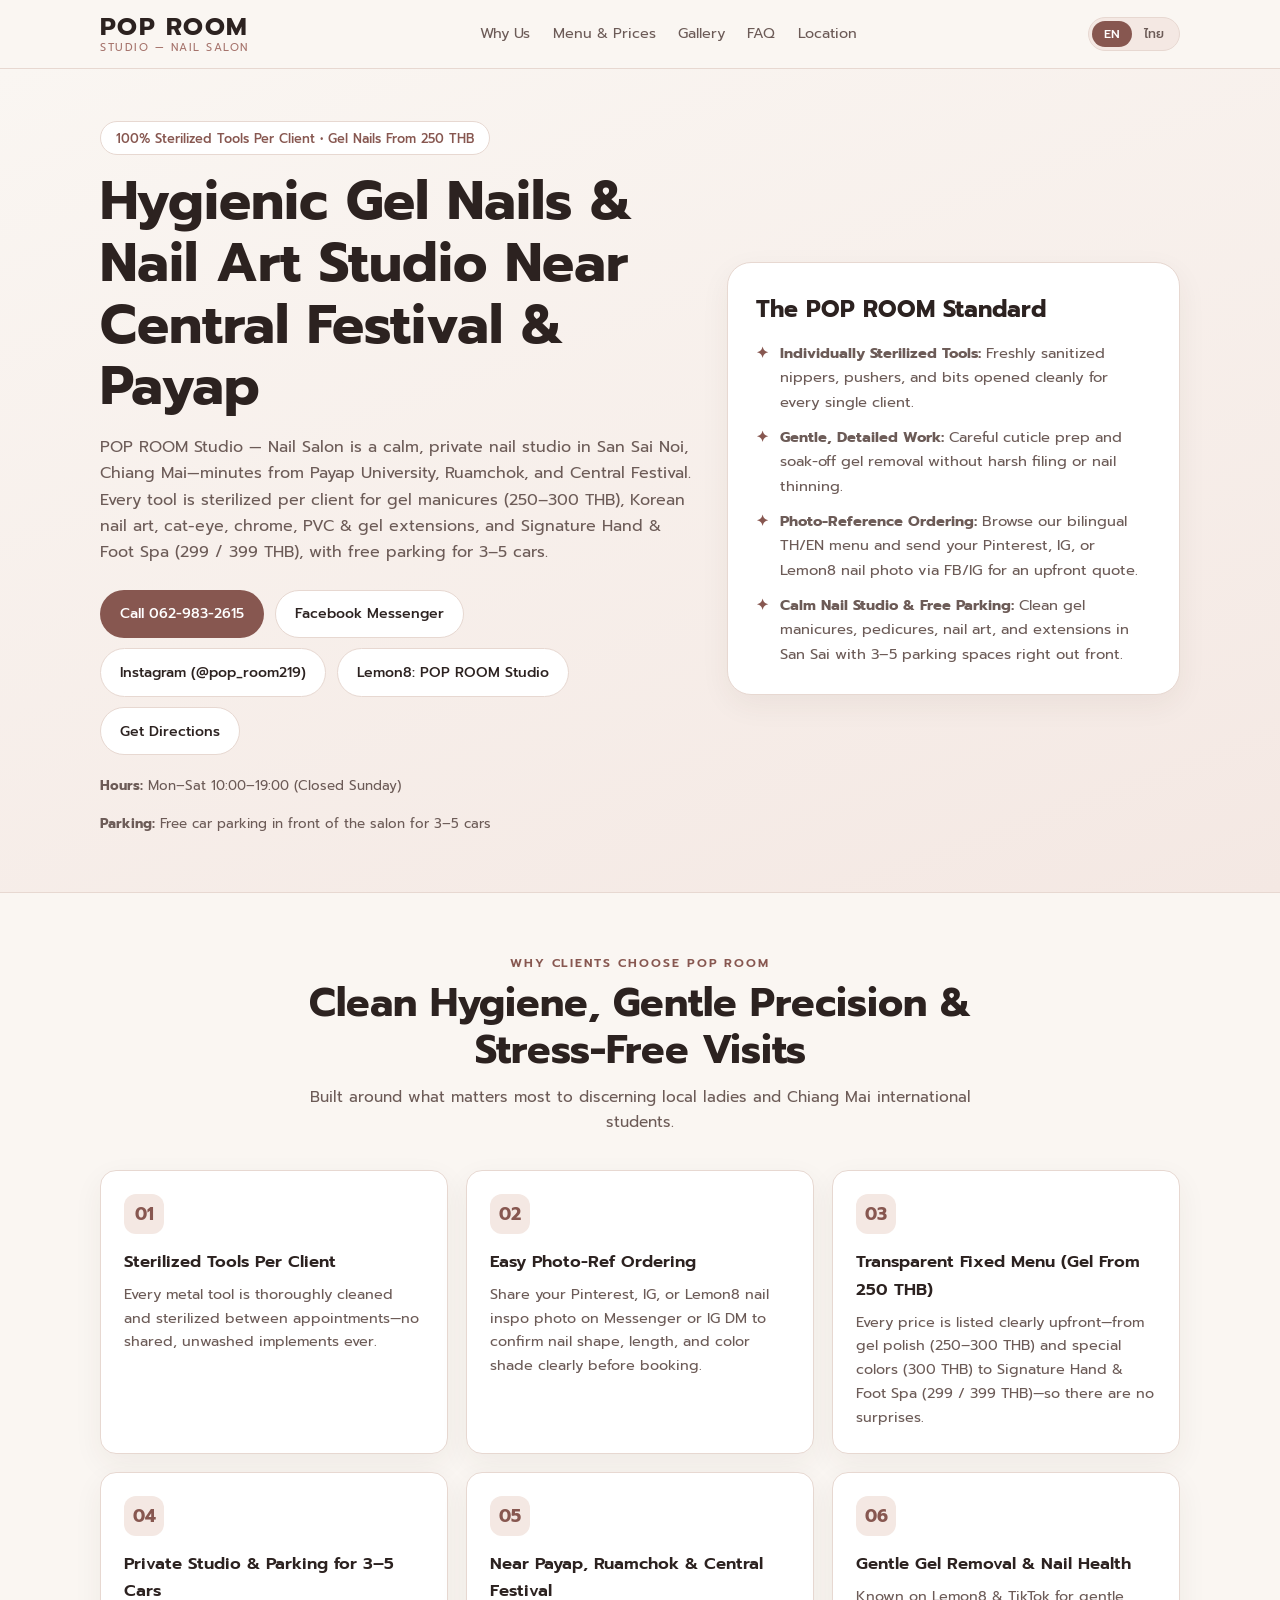
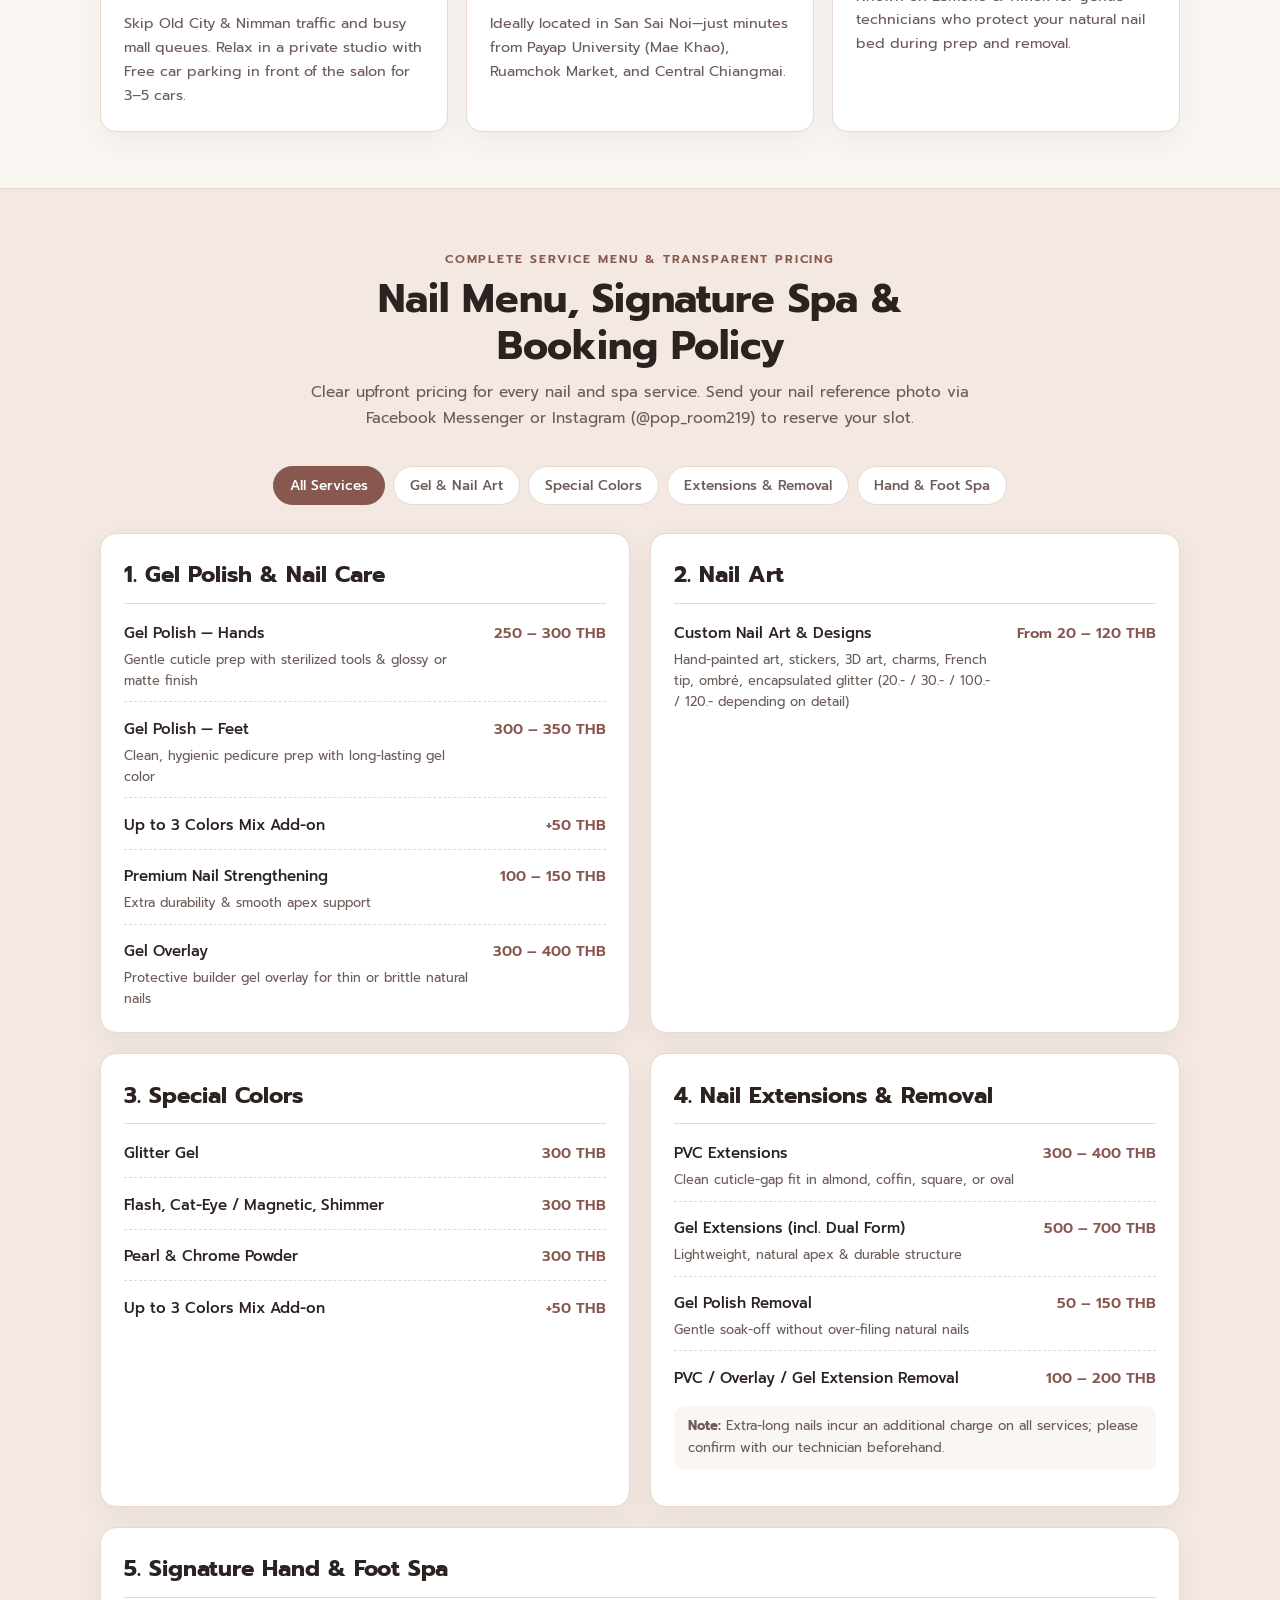
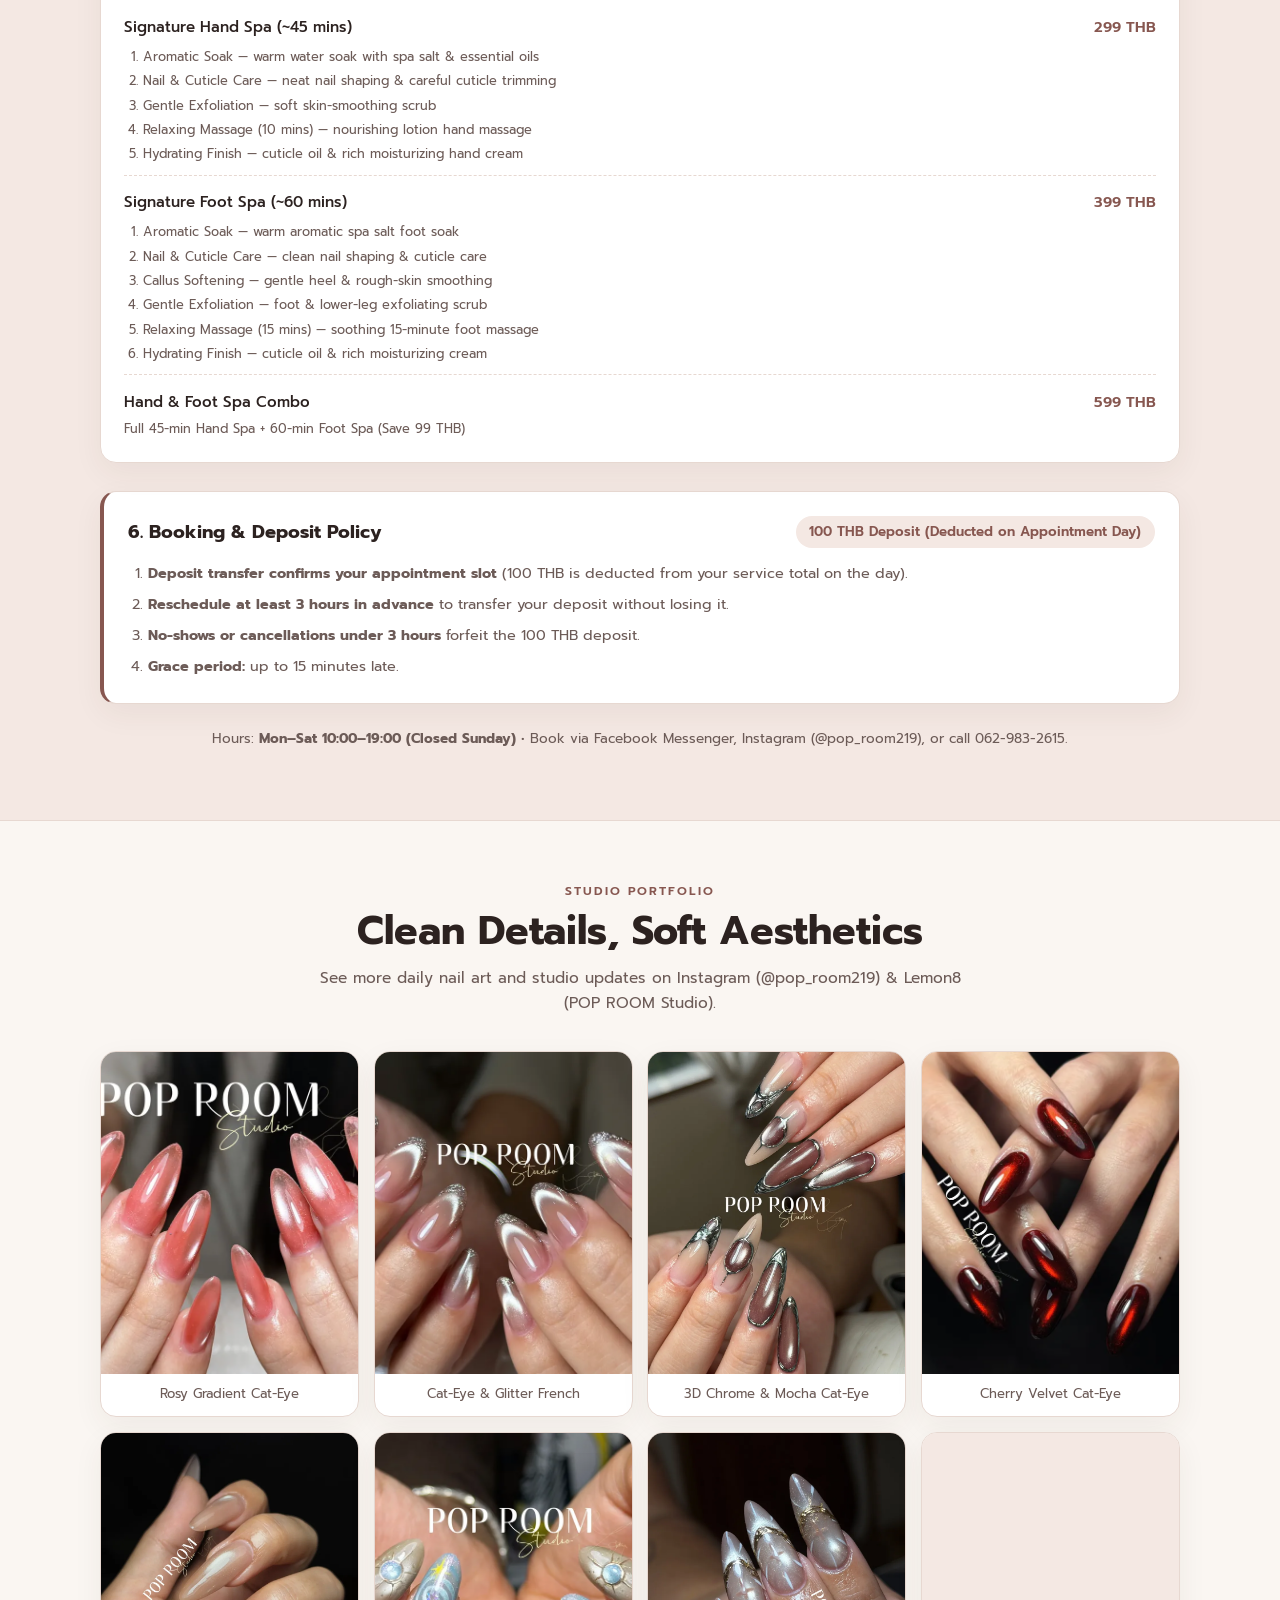
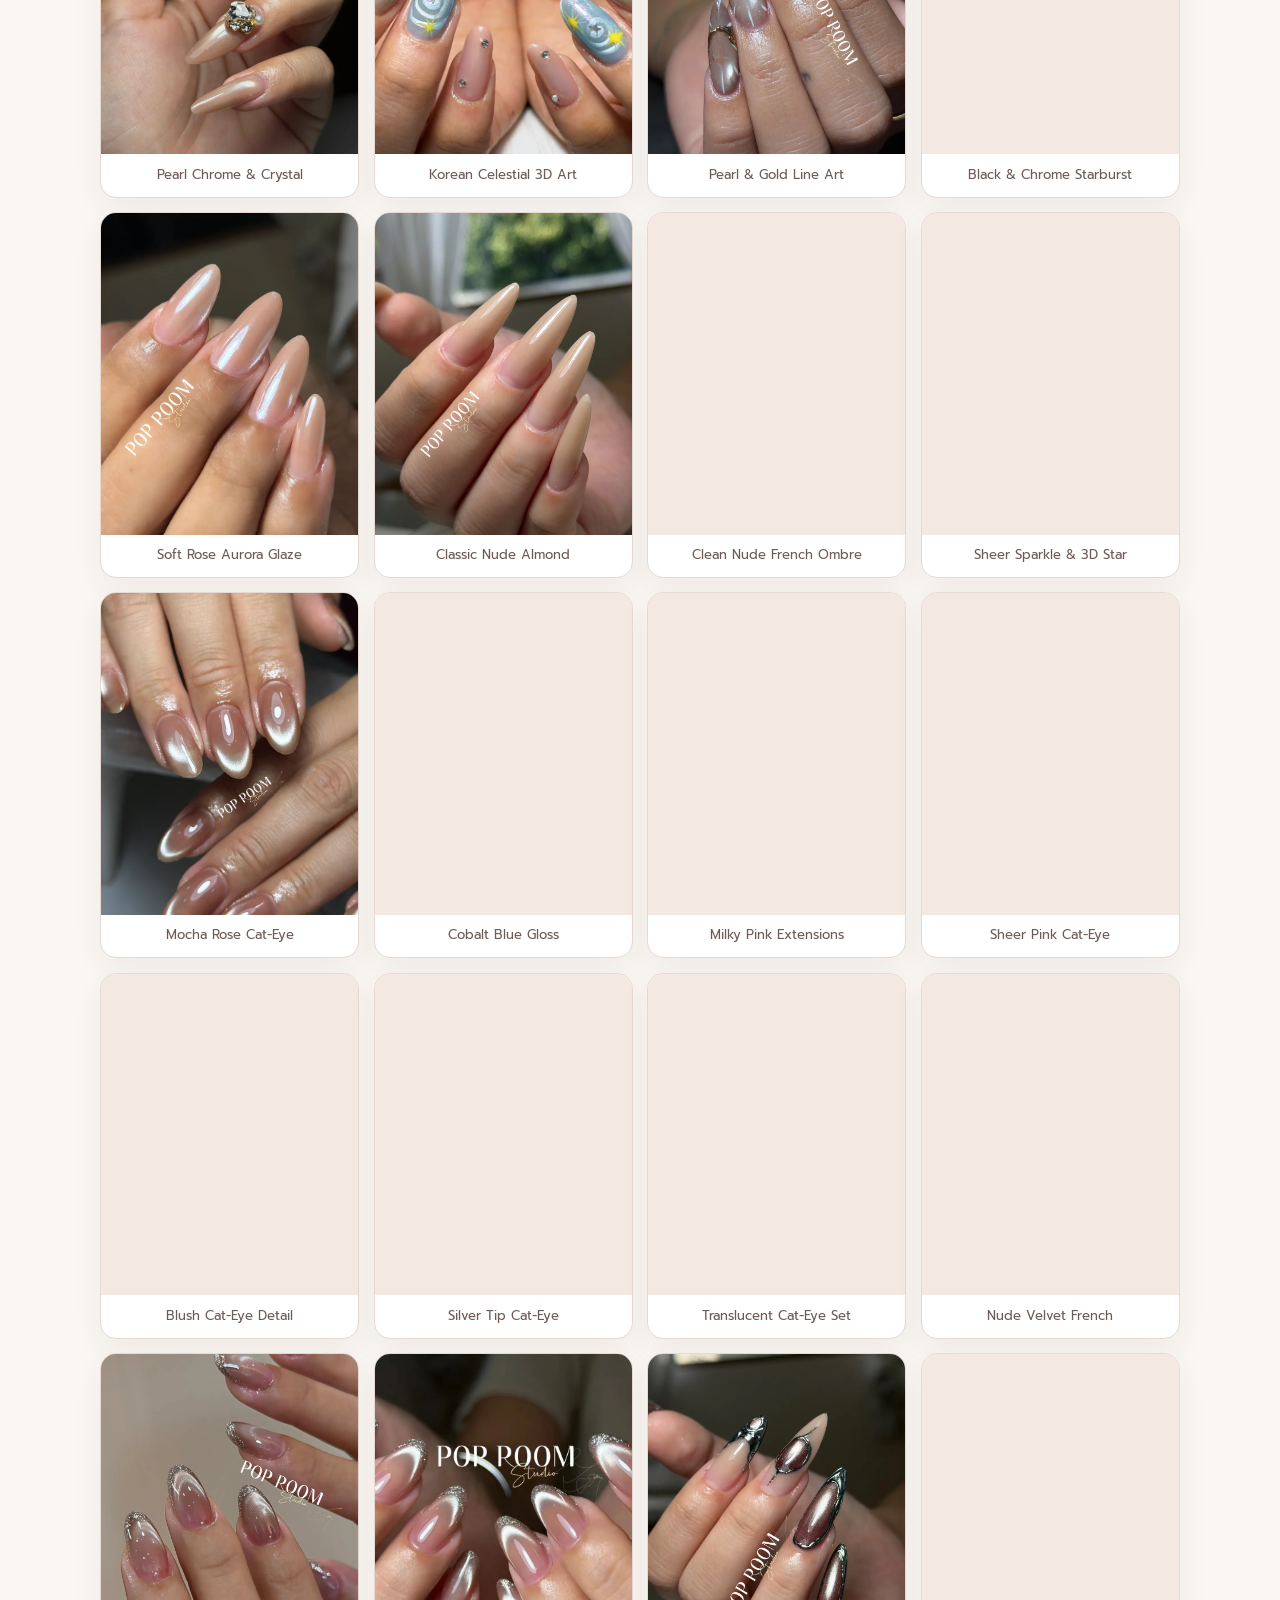
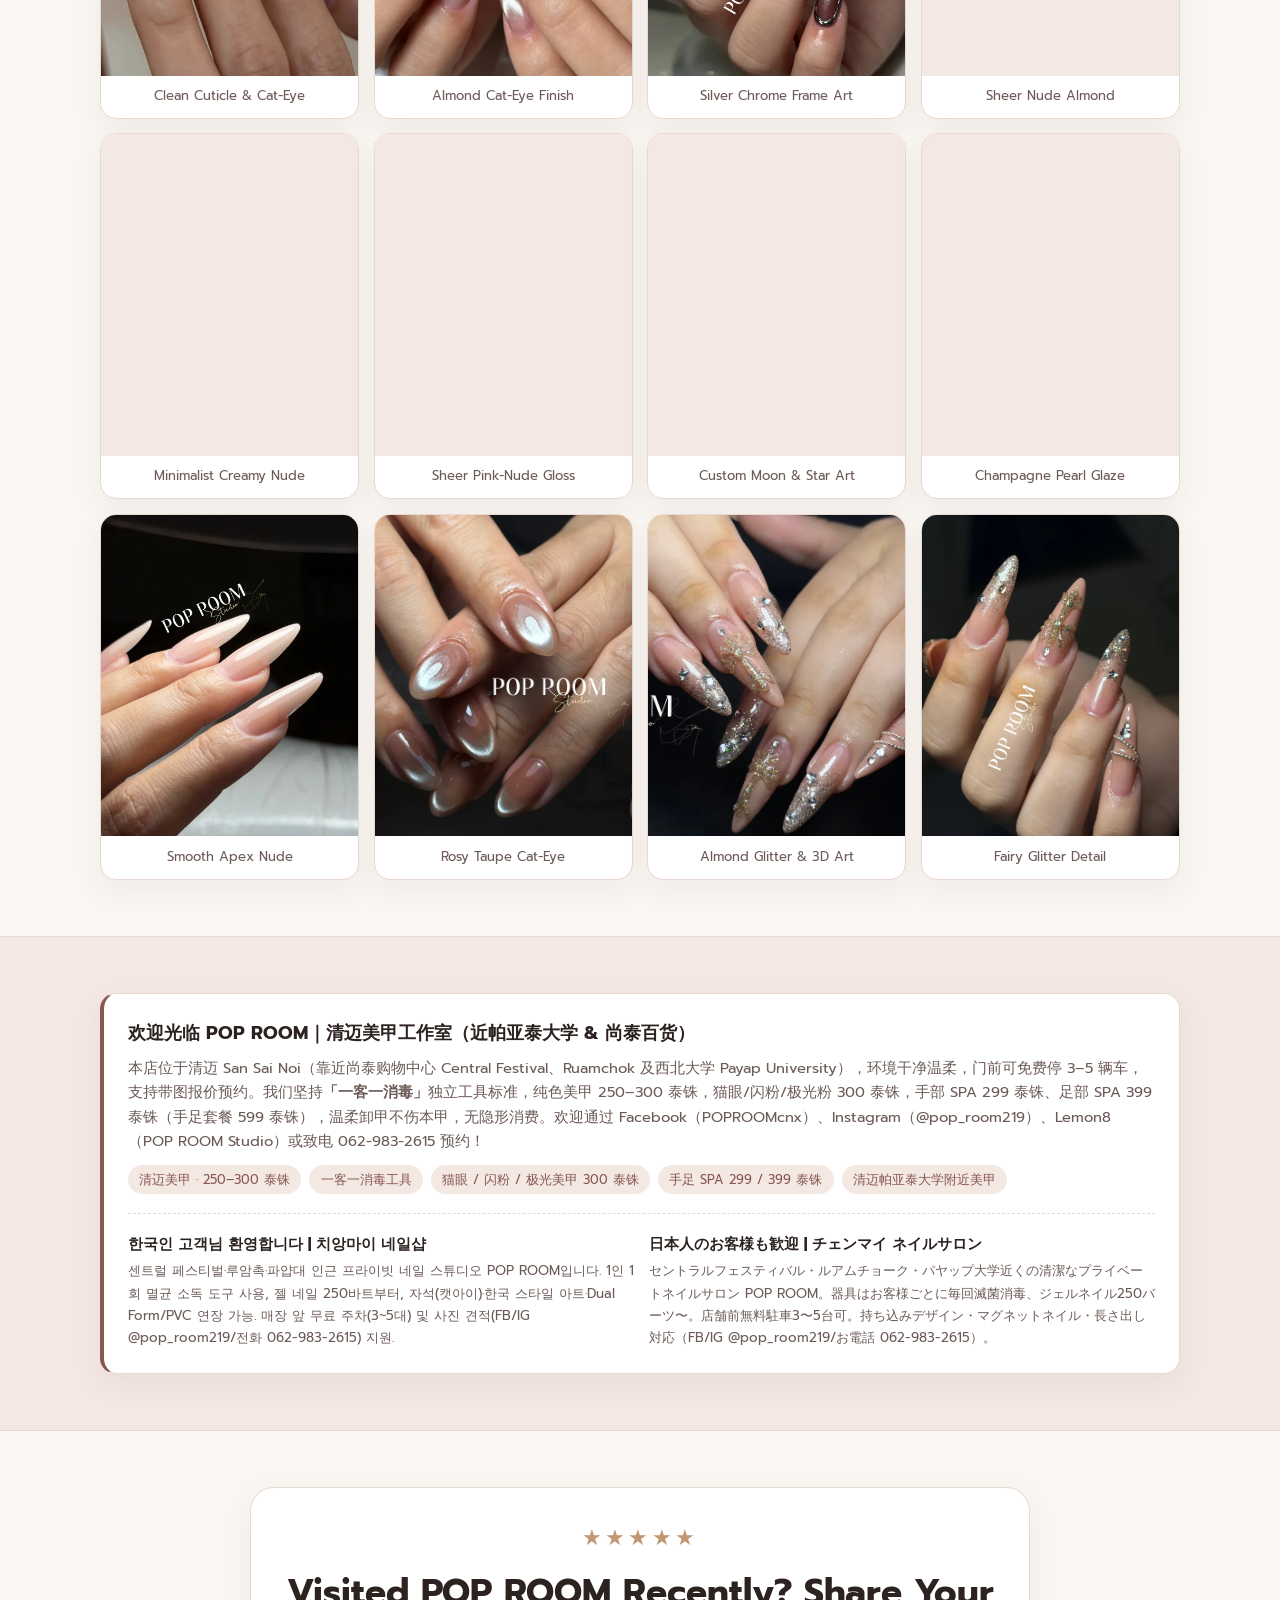
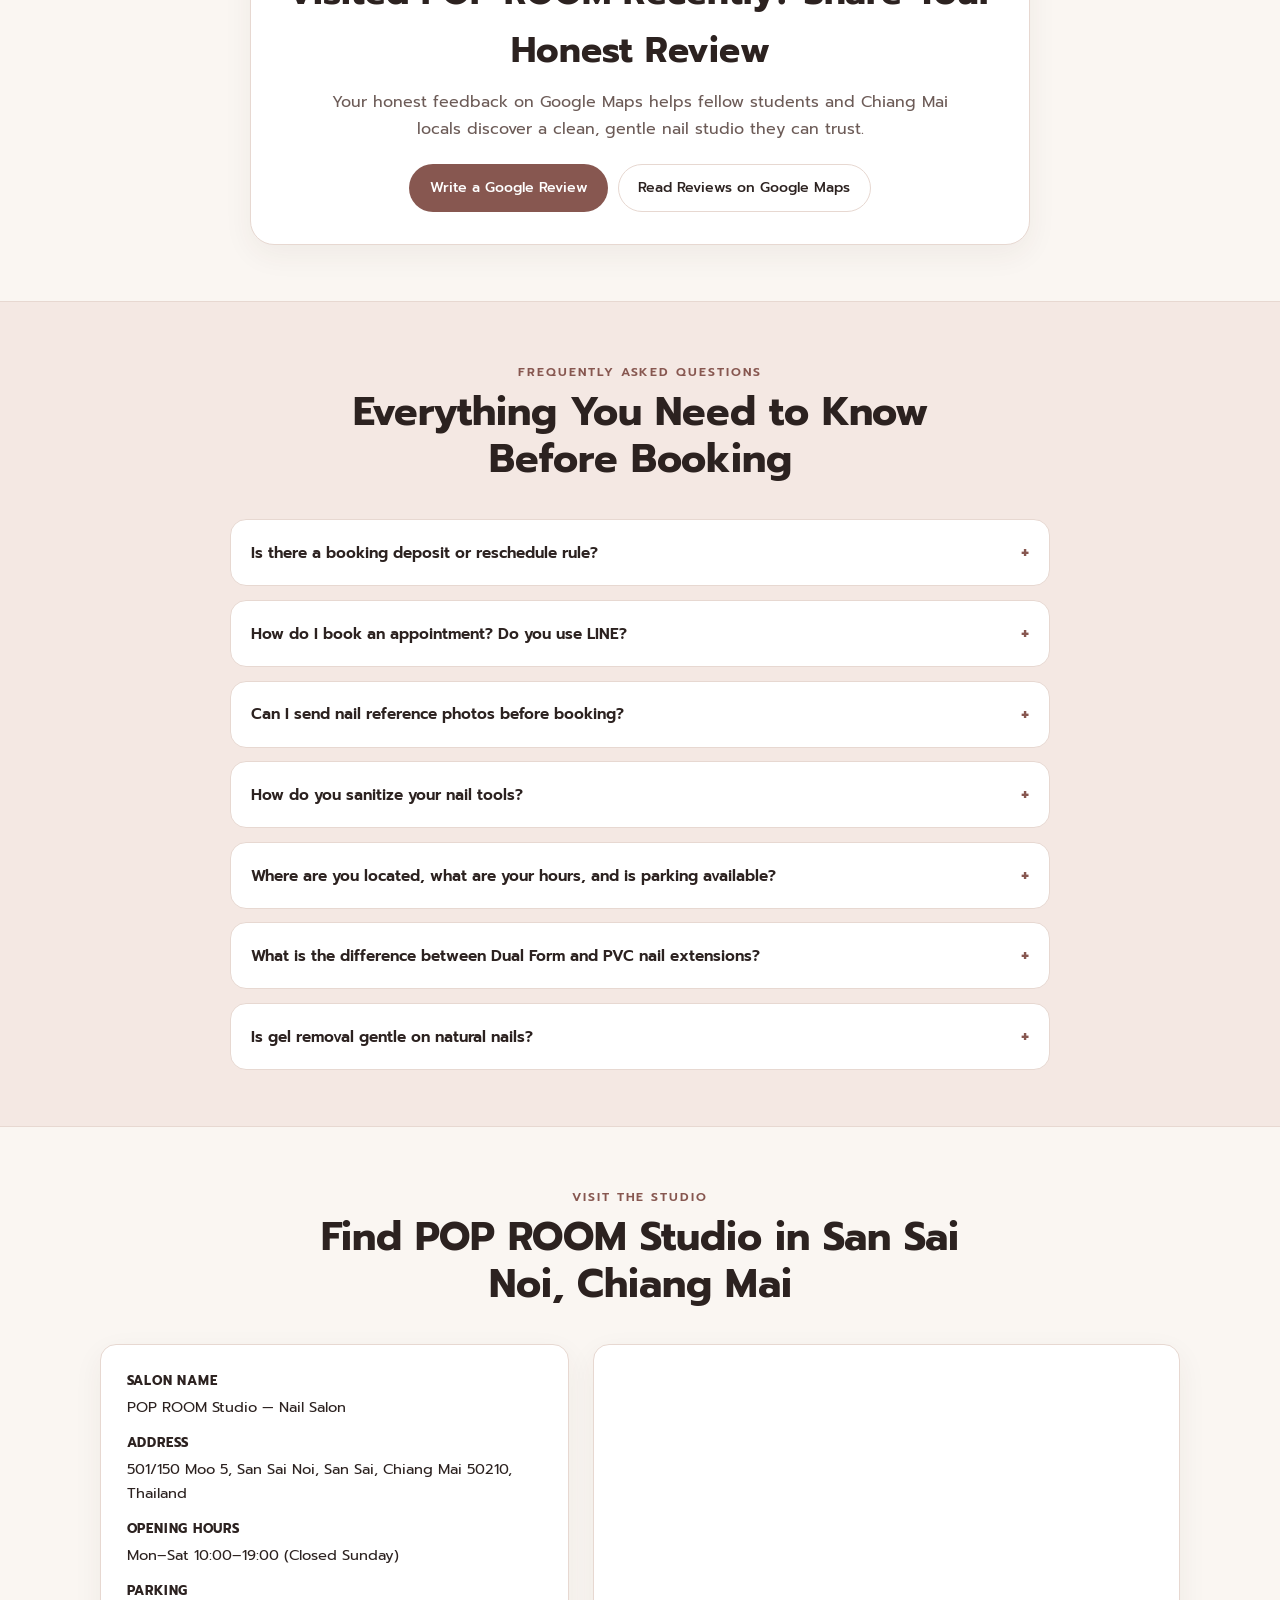
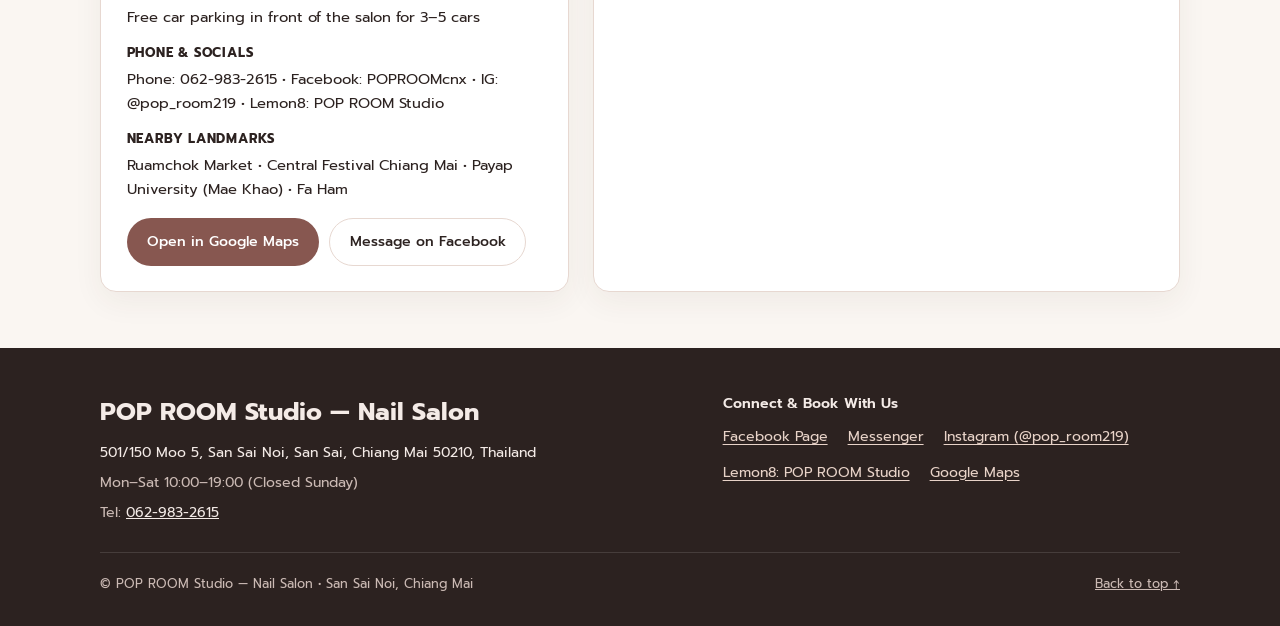
<file: index.html>
<!DOCTYPE html>
<html lang="en">
<head>
  <meta charset="UTF-8" />
  <meta name="viewport" content="width=device-width, initial-scale=1.0" />
  <meta name="google-site-verification" content="QqkRDv3JG2FDxg7XgUeNp2m7oTfSeLNbHQ0nC3gahcs" />
  <title>POP ROOM Studio — ร้านทำเล็บเจล สปา สันทราย เชียงใหม่ | Nail Salon Near Central Festival &amp; Payap</title>
  <meta name="description" content="POP ROOM Studio ร้านทำเล็บเจล สปามือเท้า สันทรายน้อย เชียงใหม่ ใกล้เซ็นทรัลเฟสติวัล รวมโชค ม.พายัพ | Private nail salon, 100% sterilized tools 1:1, gel from 250 THB, free parking 3–5 cars." />
  <meta name="keywords" content="ร้านทำเล็บ สันทราย เชียงใหม่, ร้านทำเล็บ รวมโชค, ทำเล็บเจล ใกล้ เซ็นทรัลเฟสติวัล เชียงใหม่, ร้านทำเล็บ ใกล้ ม.พายัพ, สปามือ สปาเท้า เชียงใหม่, ทำเล็บลูกแก้ว เชียงใหม่, nail salon chiang mai, gel nails chiang mai, nail salon near central festival chiang mai, nail salon near payap university, hygienic nail salon chiang mai" />
  <meta name="robots" content="index, follow" />

  <!-- Icons -->
  <link rel="icon" href="favicon.svg" type="image/svg+xml" />
  <link rel="icon" href="favicon-32x32.png" sizes="32x32" type="image/png" />
  <link rel="apple-touch-icon" href="apple-touch-icon.png" />

  <!-- Canonical & Language Alternates -->
  <link rel="canonical" href="https://cnxteejay.github.io/poproom-chiangmai/" />
  <link rel="alternate" hreflang="en" href="https://cnxteejay.github.io/poproom-chiangmai/" />
  <link rel="alternate" hreflang="th" href="https://cnxteejay.github.io/poproom-chiangmai/th/" />
  <link rel="alternate" hreflang="x-default" href="https://cnxteejay.github.io/poproom-chiangmai/" />

  <!-- Open Graph / Social Sharing -->
  <meta property="og:type" content="website" />
  <meta property="og:title" content="POP ROOM Studio — ร้านทำเล็บเจล สันทราย เชียงใหม่ | Nail Salon" />
  <meta property="og:description" content="Clean nail studio in San Sai Noi near Central Festival, Ruamchok &amp; Payap University. ฆ่าเชื้ออุปกรณ์ 1:1 ทาสีเจลเริ่ม 250 บาท สปามือ-เท้า จอดรถฟรี 3-5 คัน" />
  <meta property="og:url" content="https://cnxteejay.github.io/poproom-chiangmai/" />
  <meta property="og:image" content="https://cnxteejay.github.io/poproom-chiangmai/images/IMG_2573.JPG" />
  <meta property="og:image:width" content="1200" />
  <meta property="og:image:height" content="675" />
  <meta property="og:image:alt" content="POP ROOM Studio gel nails in San Sai, Chiang Mai" />
  <meta property="og:locale" content="en_US" />
  <meta property="og:locale:alternate" content="th_TH" />

  <!-- Google Fonts: Unified Prompt & Noto Sans Thai -->
  <link rel="preconnect" href="https://fonts.googleapis.com" />
  <link rel="preconnect" href="https://fonts.gstatic.com" crossorigin />
  <link href="https://fonts.googleapis.com/css2?family=Noto+Sans+Thai:wght@400;500;600;700&family=Prompt:wght@400;500;600;700&display=swap" rel="stylesheet" />

  <link rel="stylesheet" href="styles.css" />

  <!-- LocalBusiness (NailSalon) + FAQPage Schema.org JSON-LD -->
  <script id="salon-jsonld" type="application/ld+json">
{
  "@context": "https://schema.org",
  "@graph": [
    {
      "@type": "NailSalon",
      "@id": "https://cnxteejay.github.io/poproom-chiangmai/#salon",
      "name": "POP ROOM Studio — Nail Salon",
      "alternateName": "POP ROOM Studio",
      "description": "Private, hygienic nail salon in San Sai Noi, Chiang Mai near Central Festival, Ruamchok, and Payap University. Every tool is sterilized per client with gentle, detailed care, gel manicure starting at 250 THB, Korean nail art, cat-eye, Dual Form/PVC extensions, gentle gel removal, and free parking for 3-5 cars.",
      "url": "https://cnxteejay.github.io/poproom-chiangmai/",
      "image": [
        "https://cnxteejay.github.io/poproom-chiangmai/images/IMG_2573.JPG",
        "https://cnxteejay.github.io/poproom-chiangmai/images/IMG_0904.JPG",
        "https://cnxteejay.github.io/poproom-chiangmai/images/IMG_1007.JPG",
        "https://cnxteejay.github.io/poproom-chiangmai/images/IMG_1676.JPG"
      ],
      "telephone": "+66629832615",
      "priceRange": "20 - 700 THB",
      "hasOfferCatalog": {
        "@type": "OfferCatalog",
        "name": "POP ROOM Studio Nail & Spa Menu",
        "itemListElement": [
          {
            "@type": "OfferCatalog",
            "name": "Gel Polish & Nail Care",
            "itemListElement": [
              {
                "@type": "Offer",
                "itemOffered": {
                  "@type": "Service",
                  "name": "Gel Polish — Hands"
                },
                "priceCurrency": "THB",
                "price": "250-300"
              },
              {
                "@type": "Offer",
                "itemOffered": {
                  "@type": "Service",
                  "name": "Gel Polish — Feet"
                },
                "priceCurrency": "THB",
                "price": "300-350"
              },
              {
                "@type": "Offer",
                "itemOffered": {
                  "@type": "Service",
                  "name": "Up to 3 Colors Mix Add-on"
                },
                "priceCurrency": "THB",
                "price": "50"
              },
              {
                "@type": "Offer",
                "itemOffered": {
                  "@type": "Service",
                  "name": "Premium Nail Strengthening"
                },
                "priceCurrency": "THB",
                "price": "100-150"
              },
              {
                "@type": "Offer",
                "itemOffered": {
                  "@type": "Service",
                  "name": "Gel Overlay"
                },
                "priceCurrency": "THB",
                "price": "300-400"
              }
            ]
          },
          {
            "@type": "OfferCatalog",
            "name": "Nail Art",
            "itemListElement": [
              {
                "@type": "Offer",
                "itemOffered": {
                  "@type": "Service",
                  "name": "Hand-painted art, stickers, 3D art, charms, French tip, ombré, encapsulated glitter"
                },
                "priceCurrency": "THB",
                "price": "20-120"
              }
            ]
          },
          {
            "@type": "OfferCatalog",
            "name": "Special Colors",
            "itemListElement": [
              {
                "@type": "Offer",
                "itemOffered": {
                  "@type": "Service",
                  "name": "Glitter Gel"
                },
                "priceCurrency": "THB",
                "price": "300"
              },
              {
                "@type": "Offer",
                "itemOffered": {
                  "@type": "Service",
                  "name": "Flash, Cat-Eye / Magnetic, Shimmer"
                },
                "priceCurrency": "THB",
                "price": "300"
              },
              {
                "@type": "Offer",
                "itemOffered": {
                  "@type": "Service",
                  "name": "Pearl, Chrome Powder"
                },
                "priceCurrency": "THB",
                "price": "300"
              }
            ]
          },
          {
            "@type": "OfferCatalog",
            "name": "Nail Extensions & Removal",
            "itemListElement": [
              {
                "@type": "Offer",
                "itemOffered": {
                  "@type": "Service",
                  "name": "PVC Extensions"
                },
                "priceCurrency": "THB",
                "price": "300-400"
              },
              {
                "@type": "Offer",
                "itemOffered": {
                  "@type": "Service",
                  "name": "Gel Extensions (Dual Form)"
                },
                "priceCurrency": "THB",
                "price": "500-700"
              },
              {
                "@type": "Offer",
                "itemOffered": {
                  "@type": "Service",
                  "name": "Gel Polish Removal"
                },
                "priceCurrency": "THB",
                "price": "50-150"
              },
              {
                "@type": "Offer",
                "itemOffered": {
                  "@type": "Service",
                  "name": "PVC / Overlay / Gel Extension Removal"
                },
                "priceCurrency": "THB",
                "price": "100-200"
              }
            ]
          },
          {
            "@type": "OfferCatalog",
            "name": "Signature Hand & Foot Spa",
            "itemListElement": [
              {
                "@type": "Offer",
                "itemOffered": {
                  "@type": "Service",
                  "name": "Signature Hand Spa (~45 mins)"
                },
                "priceCurrency": "THB",
                "price": "299"
              },
              {
                "@type": "Offer",
                "itemOffered": {
                  "@type": "Service",
                  "name": "Signature Foot Spa (~60 mins)"
                },
                "priceCurrency": "THB",
                "price": "399"
              },
              {
                "@type": "Offer",
                "itemOffered": {
                  "@type": "Service",
                  "name": "Hand & Foot Spa Combo (Save 99 THB)"
                },
                "priceCurrency": "THB",
                "price": "599"
              }
            ]
          }
        ]
      },
      "address": {
        "@type": "PostalAddress",
        "streetAddress": "501/150 Moo 5, San Sai Noi",
        "addressLocality": "San Sai",
        "addressRegion": "Chiang Mai",
        "postalCode": "50210",
        "addressCountry": "TH"
      },
      "geo": {
        "@type": "GeoCoordinates",
        "latitude": 18.8225738,
        "longitude": 99.0273395
      },
      "hasMap": "https://maps.app.goo.gl/mrtoSmJYkp8KDuG86",
      "openingHours": "Mo-Sa 10:00-19:00",
      "openingHoursSpecification": [
        {
          "@type": "OpeningHoursSpecification",
          "dayOfWeek": [
            "Monday",
            "Tuesday",
            "Wednesday",
            "Thursday",
            "Friday",
            "Saturday"
          ],
          "opens": "10:00",
          "closes": "19:00"
        }
      ],
      "areaServed": [
        "San Sai, Chiang Mai",
        "Ruamchok, Chiang Mai",
        "Fa Ham, Chiang Mai",
        "Central Festival Chiang Mai",
        "Payap University Mae Khao"
      ],
      "sameAs": [
        "https://www.facebook.com/POPROOMcnx",
        "https://www.instagram.com/pop_room219/",
        "https://www.lemon8-app.com/discover/pop%20room%20studio%20chiang%20mai",
        "https://maps.app.goo.gl/mrtoSmJYkp8KDuG86"
      ]
    },
    {
      "@type": "FAQPage",
      "mainEntity": [
        {
          "@type": "Question",
          "name": "Is there a booking deposit or reschedule rule?",
          "acceptedAnswer": {
            "@type": "Answer",
            "text": "Yes, a 100 THB booking deposit confirms your slot and is deducted from your service total on appointment day. You can reschedule at least 3 hours in advance without losing your deposit. No-shows or cancellations under 3 hours forfeit the deposit, and there is a 15-minute late grace period."
          }
        },
        {
          "@type": "Question",
          "name": "How do I book an appointment? Do you use LINE?",
          "acceptedAnswer": {
            "@type": "Answer",
            "text": "We book via Facebook Messenger (POPROOMcnx), Instagram DM (@pop_room219), Lemon8 (POP ROOM Studio), or Phone (062-983-2615). We do not use LINE or WhatsApp."
          }
        },
        {
          "@type": "Question",
          "name": "Can I send nail reference photos before booking?",
          "acceptedAnswer": {
            "@type": "Answer",
            "text": "Yes! You can send Pinterest, Instagram, Xiaohongshu, or Lemon8 nail photos via Facebook Messenger or IG DM so we can confirm nail shape, length, and transparent pricing upfront."
          }
        },
        {
          "@type": "Question",
          "name": "How do you sanitize your nail tools?",
          "acceptedAnswer": {
            "@type": "Answer",
            "text": "Every metal tool (cuticle nippers, pushers, drill bits) is thoroughly cleaned and sterilized for each individual client before your appointment starts."
          }
        },
        {
          "@type": "Question",
          "name": "Where are you located, what are your hours, and is parking available?",
          "acceptedAnswer": {
            "@type": "Answer",
            "text": "We are at 501/150 Moo 5, San Sai Noi, San Sai, Chiang Mai 50210 near Central Festival Chiang Mai, Ruamchok Market, Fa Ham, and Payap University. Open Mon-Sat 10:00-19:00 (Closed Sunday) with free car parking in front of the salon for 3-5 cars."
          }
        },
        {
          "@type": "Question",
          "name": "What is the difference between Dual Form and PVC nail extensions?",
          "acceptedAnswer": {
            "@type": "Answer",
            "text": "Dual Form uses sculpted gel inside reusable molds for a natural, lightweight, durable apex, while PVC extensions attach pre-shaped soft tips for fast, uniform length. Gel removal is done gently without over-filing natural nails."
          }
        }
      ]
    }
  ]
}
  </script>

  <script src="site-config.js" defer></script>
  <script src="app.js" defer></script>
</head>
<body>
  <!-- Header / Sticky Navigation -->
  <header class="site-header">
    <div class="container nav-bar">
      <a href="#top" class="brand" aria-label="POP ROOM Studio Home">
  <span class="brand-name">POP ROOM</span>
  <span class="brand-sub">Studio — Nail Salon</span>
      </a>

      <nav class="nav-links" aria-label="Primary Navigation">
        <a href="#why-us">
  <span data-lang="en">Why Us</span>
  <span data-lang="th" lang="th">จุดเด่นร้าน</span>
        </a>
        <a href="#menu">
  <span data-lang="en">Menu &amp; Prices</span>
  <span data-lang="th" lang="th">บริการและราคา</span>
        </a>
        <a href="#gallery">
  <span data-lang="en">Gallery</span>
  <span data-lang="th" lang="th">ผลงาน</span>
        </a>
        <a href="#faq">
  <span data-lang="en">FAQ</span>
  <span data-lang="th" lang="th">คำถามที่พบบ่อย</span>
        </a>
        <a href="#location">
  <span data-lang="en">Location</span>
  <span data-lang="th" lang="th">ที่ตั้งร้าน</span>
        </a>
      </nav>

      <div class="lang-switch" role="group" aria-label="Language Switcher">
        <button type="button" class="lang-btn active" data-set-lang="en" aria-pressed="true">EN</button>
        <a class="lang-btn" href="th/" hreflang="th">ไทย</a>
      </div>
    </div>
  </header>

  <main id="top">
    <!-- Hero Section -->
    <section class="hero">
      <div class="container hero-grid">
        <div>
  <span class="hero-badge">
  <span data-lang="en">100% Sterilized Tools Per Client • Gel Nails From 250 THB</span>
  <span data-lang="th" lang="th">ฆ่าเชื้ออุปกรณ์ใหม่ทุกชิ้นต่อลูกค้า 1 ท่าน • ทาสีเจลเริ่มต้น 250 บาท</span>
          </span>

          <h1>
  <span data-lang="en">Hygienic Gel Nails &amp; Nail Art Studio Near Central Festival &amp; Payap</span>
  <span data-lang="th" lang="th">ร้านทำเล็บเจล สะอาด ฆ่าเชื้อ 100% ใกล้เซ็นทรัลเฟสติวัล &amp; รวมโชค</span>
          </h1>

          <p class="hero-lead">
  <span data-lang="en">POP ROOM Studio — Nail Salon is a calm, private nail studio in San Sai Noi, Chiang Mai—minutes from Payap University, Ruamchok, and Central Festival. Every tool is sterilized per client for gel manicures (250–300 THB), Korean nail art, cat-eye, chrome, PVC &amp; gel extensions, and Signature Hand &amp; Foot Spa (299 / 399 THB), with free parking for 3–5 cars.</span>
  <span data-lang="th" lang="th">POP ROOM Studio (ป๊อป รูม) สตูดิโอทำเล็บเจลและสปามือ-เท้า ย่านสันทรายน้อย-รวมโชค เชียงใหม่ โดดเด่นด้วยความสะอาดระดับคลินิก ฆ่าเชื้ออุปกรณ์ทุกชิ้น 1 เซตต่อ 1 คิว ช่างมือเบา ถนอมหน้าเล็บ ทาสีเจลมือ 250–300 บาท สีลูกแก้ว/แฟลช/โครม 300 บาท เพ้นท์ลายเริ่ม 20 บาท สปามือ-เท้า 299 / 399 บาท พร้อมที่จอดรถยนต์หน้าร้าน 3–5 คัน</span>
          </p>

          <div class="cta-group" aria-label="Booking and Contact Actions">
            <a class="btn btn-primary" href="tel:+66629832615" data-config-href="phoneHref">
  <span data-lang="en">Call <span data-config-text="phoneDisplay">062-983-2615</span></span>
  <span data-lang="th" lang="th">โทรจองคิว <span data-config-text="phoneDisplay">062-983-2615</span></span>
            </a>
            <a class="btn btn-secondary" href="https://m.me/POPROOMcnx" data-config-href="messengerUrl" target="_blank" rel="noopener noreferrer">
  <span data-lang="en">Facebook Messenger</span>
  <span data-lang="th" lang="th">ทักแชท Facebook</span>
            </a>
            <a class="btn btn-secondary" href="https://www.instagram.com/pop_room219/" data-config-href="instagramUrl" target="_blank" rel="noopener noreferrer">
  <span>Instagram (<span data-config-text="instagramHandle">@pop_room219</span>)</span>
            </a>
            <a class="btn btn-secondary" href="https://www.lemon8-app.com/discover/pop%20room%20studio%20chiang%20mai" data-config-href="lemon8Url" target="_blank" rel="noopener noreferrer">
  <span>Lemon8: <span data-config-text="lemon8Label">POP ROOM Studio</span></span>
            </a>
            <a class="btn btn-secondary" href="https://maps.app.goo.gl/mrtoSmJYkp8KDuG86" data-config-href="googleMapsUrl" target="_blank" rel="noopener noreferrer">
  <span data-lang="en">Get Directions</span>
  <span data-lang="th" lang="th">นำทาง Google Maps</span>
            </a>
          </div>

          <div class="hero-meta">
  <span>
              <strong data-lang="en">Hours:</strong>
              <strong data-lang="th" lang="th">เวลาเปิด:</strong>
  <span data-lang="en" data-config-text="openingHoursEn">Mon–Sat 10:00–19:00 (Closed Sunday)</span>
  <span data-lang="th" lang="th" data-config-text="openingHoursTh">เปิด จ.–ส. 10:00–19:00 น. (หยุดวันอาทิตย์)</span>
            </span>
  <span>
              <strong data-lang="en">Parking:</strong>
              <strong data-lang="th" lang="th">ที่จอดรถ:</strong>
  <span data-lang="en" data-config-text="parkingNoteEn">Free car parking in front of the salon for 3–5 cars</span>
  <span data-lang="th" lang="th" data-config-text="parkingNoteTh">จอดรถยนต์หน้าร้านได้ฟรี 3–5 คัน</span>
            </span>
          </div>
        </div>

        <aside class="hero-card" aria-label="Studio Standards">
          <h2 class="hero-card-title">
  <span data-lang="en">The POP ROOM Standard</span>
  <span data-lang="th" lang="th">ความใส่ใจที่คุณสัมผัสได้</span>
          </h2>
          <ul class="hero-highlights">
  <li>
  <span class="dot">✦</span>
              <div>
  <span data-lang="en"><strong>Individually Sterilized Tools:</strong> Freshly sanitized nippers, pushers, and bits opened cleanly for every single client.</span>
  <span data-lang="th" lang="th"><strong>อุปกรณ์ฆ่าเชื้อ 100% ทุกเคส:</strong> ทำความสะอาดและอบฆ่าเชื้อกรรไกรตัดหนังและอุปกรณ์ทุกชิ้นใหม่สำหรับลูกค้าแต่ละท่าน</span>
              </div>
            </li>
  <li>
  <span class="dot">✦</span>
              <div>
  <span data-lang="en"><strong>Gentle, Detailed Work:</strong> Careful cuticle prep and soak-off gel removal without harsh filing or nail thinning.</span>
  <span data-lang="th" lang="th"><strong>งานละเอียด มือเบา ไม่ทำร้ายหน้าเล็บ:</strong> เตรียมหน้าเล็บและถอดสีเจลอย่างอ่อนโยน สีเรียบเนียนติดทนนาน</span>
              </div>
            </li>
  <li>
  <span class="dot">✦</span>
              <div>
  <span data-lang="en"><strong>Photo-Reference Ordering:</strong> Browse our bilingual TH/EN menu and send your Pinterest, IG, or Lemon8 nail photo via FB/IG for an upfront quote.</span>
  <span data-lang="th" lang="th"><strong>ส่งรูปเรฟประเมินราคาก่อนทำ:</strong> ดูเมนูสองภาษาไทย/อังกฤษ และส่งเรฟจาก Pinterest, IG หรือ Lemon8 ทางแชทเพื่อเช็กราคาที่แน่นอนได้เลย</span>
              </div>
            </li>
  <li>
  <span class="dot">✦</span>
              <div>
  <span data-lang="en"><strong>Calm Nail Studio &amp; Free Parking:</strong> Clean gel manicures, pedicures, nail art, and extensions in San Sai with 3–5 parking spaces right out front.</span>
  <span data-lang="th" lang="th"><strong>สตูดิโอทำเล็บส่วนตัว พร้อมที่จอดรถ:</strong> บรรยากาศสงบเป็นส่วนตัว จอดรถยนต์หน้าร้านได้สะดวก 3–5 คัน</span>
              </div>
            </li>
          </ul>
        </aside>
      </div>
    </section>

    <!-- Why Us Section -->
    <section id="why-us" class="section">
      <div class="container">
        <div class="section-head">
  <span class="eyebrow">
  <span data-lang="en">Why Clients Choose POP ROOM</span>
  <span data-lang="th" lang="th">ทำไมลูกค้าจึงเลือก POP ROOM</span>
          </span>
          <h2>
  <span data-lang="en">Clean Hygiene, Gentle Precision &amp; Stress-Free Visits</span>
  <span data-lang="th" lang="th">สะอาด ปลอดภัย มือเบา ราคาชัดเจน เดินทางง่าย</span>
          </h2>
          <p>
  <span data-lang="en">Built around what matters most to discerning local ladies and Chiang Mai international students.</span>
  <span data-lang="th" lang="th">มาตรฐานร้านที่ออกแบบมาเพื่อความสบายใจทั้งด้านความสะอาด คุณภาพงาน และความสะดวกสบาย</span>
          </p>
        </div>

        <div class="cards-grid">
          <article class="card">
            <div class="card-icon">01</div>
            <h3>
  <span data-lang="en">Sterilized Tools Per Client</span>
  <span data-lang="th" lang="th">ฆ่าเชื้ออุปกรณ์ทุกชิ้นต่อลูกค้า 1 ท่าน</span>
            </h3>
            <p>
  <span data-lang="en">Every metal tool is thoroughly cleaned and sterilized between appointments—no shared, unwashed implements ever.</span>
  <span data-lang="th" lang="th">อุปกรณ์โลหะและหัวเจียทุกชิ้นผ่านการทำความสะอาดและฆ่าเชื้อใหม่ทุกเคส มั่นใจเรื่องสุขอนามัยได้เต็มร้อย</span>
            </p>
          </article>

          <article class="card">
            <div class="card-icon">02</div>
            <h3>
  <span data-lang="en">Easy Photo-Ref Ordering</span>
  <span data-lang="th" lang="th">ส่งรูปเรฟเช็กแบบและทรงเล็บง่ายทางแชท</span>
            </h3>
            <p>
  <span data-lang="en">Share your Pinterest, IG, or Lemon8 nail inspo photo on Messenger or IG DM to confirm nail shape, length, and color shade clearly before booking.</span>
  <span data-lang="th" lang="th">นำแบบจาก Pinterest / IG / Lemon8 ส่งมาปรึกษาทางแชทได้เลย คุยทรงเล็บ โทนสี และความยาวได้ชัดเจนก่อนเริ่มทำ</span>
            </p>
          </article>

          <article class="card">
            <div class="card-icon">03</div>
            <h3>
  <span data-lang="en">Transparent Fixed Menu (Gel From 250 THB)</span>
  <span data-lang="th" lang="th">ราคาโปร่งใสชัดเจน (ทาสีเจล 250–300 บ.)</span>
            </h3>
            <p>
  <span data-lang="en">Every price is listed clearly upfront—from gel polish (250–300 THB) and special colors (300 THB) to Signature Hand &amp; Foot Spa (299 / 399 THB)—so there are no surprises.</span>
  <span data-lang="th" lang="th">เช็กราคาจริงได้ครบทุกบริการ ทั้งทาสีเจลมือ 250–300 บ. สีพิเศษ 300 บ. งานอาร์ตเริ่ม 20 บ. และสปามือ-เท้า 299 / 399 บ. ไม่มีบวกจุกจิก</span>
            </p>
          </article>

          <article class="card">
            <div class="card-icon">04</div>
            <h3>
  <span data-lang="en">Private Studio &amp; Parking for 3–5 Cars</span>
  <span data-lang="th" lang="th">ไพรเวท ไม่วุ่นวาย จอดรถหน้าร้าน 3–5 คัน</span>
            </h3>
            <p>
  <span data-lang="en">Skip Old City &amp; Nimman traffic and busy mall queues. Relax in a private studio with <span data-config-text="parkingNoteEn">Free car parking in front of the salon for 3–5 cars</span>.</span>
  <span data-lang="th" lang="th">ไม่ต้องฝ่ารถติดเข้าคูเมือง/นิมมาน และไม่ต้องรอคิวนานเหมือนในห้าง บรรยากาศส่วนตัว <span data-config-text="parkingNoteTh">จอดรถยนต์หน้าร้านได้ฟรี 3–5 คัน</span></span>
            </p>
          </article>

          <article class="card">
            <div class="card-icon">05</div>
            <h3>
  <span data-lang="en">Near Payap, Ruamchok &amp; Central Festival</span>
  <span data-lang="th" lang="th">ใกล้ ม.พายัพ รวมโชค และเซ็นทรัลเฟสติวัล</span>
            </h3>
            <p>
  <span data-lang="en">Ideally located in San Sai Noi—just minutes from Payap University (Mae Khao), Ruamchok Market, and Central Chiangmai.</span>
  <span data-lang="th" lang="th">ตั้งอยู่ในซอยสันทรายน้อย เดินทางไม่กี่นาทีจากเซ็นทรัลเชียงใหม่ (เฟสติวัล) ตลาดรวมโชค และ ม.พายัพ</span>
            </p>
          </article>

          <article class="card">
            <div class="card-icon">06</div>
            <h3>
  <span data-lang="en">Gentle Gel Removal &amp; Nail Health</span>
  <span data-lang="th" lang="th">ถอดเจลเบามือ ถนอมหน้าเล็บ</span>
            </h3>
            <p>
  <span data-lang="en">Known on Lemon8 &amp; TikTok for gentle technicians who protect your natural nail bed during prep and removal.</span>
  <span data-lang="th" lang="th">รีวิวจริงจาก Lemon8 และ TikTok ชมเรื่องความเบามือ ละเอียด ไม่ตะไบจนหน้าเล็บบางหรือแสบ</span>
            </p>
          </article>
        </div>
      </div>
    </section>

    <!-- Price Menu Section -->
    <section id="menu" class="section section-alt">
      <div class="container">
        <div class="section-head">
  <span class="eyebrow">
  <span data-lang="en">Complete Service Menu &amp; Transparent Pricing</span>
  <span data-lang="th" lang="th">รายการบริการและราคาจริงทั้งหมด</span>
          </span>
          <h2>
  <span data-lang="en">Nail Menu, Signature Spa &amp; Booking Policy</span>
  <span data-lang="th" lang="th">เมนูทำเล็บ สปามือ-เท้า และกติกาการจองคิว</span>
          </h2>
          <p>
  <span data-lang="en">Clear upfront pricing for every nail and spa service. Send your nail reference photo via Facebook Messenger or Instagram (@pop_room219) to reserve your slot.</span>
  <span data-lang="th" lang="th">ราคาชัดเจนทุกบริการ ส่งรูปเรฟลายเล็บเพื่อสอบถามรายละเอียดเพิ่มเติมและล็อกคิวล่วงหน้าได้ทาง Facebook Messenger หรือ Instagram (@pop_room219)</span>
          </p>
        </div>

        <div class="menu-tabs" role="tablist" aria-label="Service Categories">
          <button type="button" class="menu-tab active" data-category="all" role="tab" aria-selected="true">
  <span data-lang="en">All Services</span>
  <span data-lang="th" lang="th">ทั้งหมด</span>
          </button>
          <button type="button" class="menu-tab" data-category="nails" role="tab" aria-selected="false">
  <span data-lang="en">Gel &amp; Nail Art</span>
  <span data-lang="th" lang="th">ทำเล็บเจล &amp; อาร์ต</span>
          </button>
          <button type="button" class="menu-tab" data-category="special" role="tab" aria-selected="false">
  <span data-lang="en">Special Colors</span>
  <span data-lang="th" lang="th">สีพิเศษ</span>
          </button>
          <button type="button" class="menu-tab" data-category="extensions" role="tab" aria-selected="false">
  <span data-lang="en">Extensions &amp; Removal</span>
  <span data-lang="th" lang="th">ต่อเล็บ &amp; ถอด/ล้าง</span>
          </button>
          <button type="button" class="menu-tab" data-category="spa" role="tab" aria-selected="false">
  <span data-lang="en">Hand &amp; Foot Spa</span>
  <span data-lang="th" lang="th">สปามือและเท้า</span>
          </button>
        </div>

        <div class="menu-grid">
          <!-- 1. Gel Polish & Nail Care -->
          <div class="menu-category" data-category="nails">
            <h3>
  <span data-lang="en">1. Gel Polish &amp; Nail Care</span>
  <span data-lang="th" lang="th">1. บริการทำเล็บ</span>
            </h3>
            <ul class="price-list">
  <li class="price-item">
                <div><span class="price-name" data-lang="en">Gel Polish — Hands</span><span class="price-name" data-lang="th" lang="th">ทาสีเจลมือ</span><span class="price-desc" data-lang="en">Gentle cuticle prep with sterilized tools &amp; glossy or matte finish</span><span class="price-desc" data-lang="th" lang="th">เตรียมหน้าเล็บอย่างเบามือด้วยอุปกรณ์ฆ่าเชื้อ 1:1</span></div>
  <span class="price-val"><span data-lang="en" data-config-text="pricesEn.gelHands">250 – 300 THB</span><span data-lang="th" lang="th" data-config-text="pricesTh.gelHands">250 – 300 บาท</span></span>
              </li>
  <li class="price-item">
                <div><span class="price-name" data-lang="en">Gel Polish — Feet</span><span class="price-name" data-lang="th" lang="th">ทาสีเจลเท้า</span><span class="price-desc" data-lang="en">Clean, hygienic pedicure prep with long-lasting gel color</span><span class="price-desc" data-lang="th" lang="th">ดูแลเล็บเท้าและเก็บหนังสะอาดปลอดภัย</span></div>
  <span class="price-val"><span data-lang="en" data-config-text="pricesEn.gelFeet">300 – 350 THB</span><span data-lang="th" lang="th" data-config-text="pricesTh.gelFeet">300 – 350 บาท</span></span>
              </li>
  <li class="price-item">
                <div><span class="price-name" data-lang="en">Up to 3 Colors Mix Add-on</span><span class="price-name" data-lang="th" lang="th">สลับสีไม่เกิน 3 สี (คิดเพิ่ม)</span></div>
  <span class="price-val"><span data-lang="en" data-config-text="pricesEn.colorMixAddon">+50 THB</span><span data-lang="th" lang="th" data-config-text="pricesTh.colorMixAddon">+50 บาท</span></span>
              </li>
  <li class="price-item">
                <div><span class="price-name" data-lang="en">Premium Nail Strengthening</span><span class="price-name" data-lang="th" lang="th">เสริมหน้าเล็บ Premium</span><span class="price-desc" data-lang="en">Extra durability &amp; smooth apex support</span><span class="price-desc" data-lang="th" lang="th">เพิ่มความแข็งแรงและความนูนสวยให้หน้าเล็บ</span></div>
  <span class="price-val"><span data-lang="en" data-config-text="pricesEn.premiumStrengthening">100 – 150 THB</span><span data-lang="th" lang="th" data-config-text="pricesTh.premiumStrengthening">100 – 150 บาท</span></span>
              </li>
  <li class="price-item">
                <div><span class="price-name" data-lang="en">Gel Overlay</span><span class="price-name" data-lang="th" lang="th">เสริมหน้าเล็บ Overlay</span><span class="price-desc" data-lang="en">Protective builder gel overlay for thin or brittle natural nails</span><span class="price-desc" data-lang="th" lang="th">เสริมความหนาแข็งแรงให้เล็บจริง ไม่หักฉีกง่าย</span></div>
  <span class="price-val"><span data-lang="en" data-config-text="pricesEn.gelOverlay">300 – 400 THB</span><span data-lang="th" lang="th" data-config-text="pricesTh.gelOverlay">300 – 400 บาท</span></span>
              </li>
            </ul>
          </div>

          <!-- 2. Nail Art -->
          <div class="menu-category" data-category="nails">
            <h3><span data-lang="en">2. Nail Art</span><span data-lang="th" lang="th">2. งานอาร์ต</span></h3>
            <ul class="price-list">
  <li class="price-item">
                <div><span class="price-name" data-lang="en">Custom Nail Art &amp; Designs</span><span class="price-name" data-lang="th" lang="th">เพ้นท์ลาย, ติดสติกเกอร์, ปั้นนูน, ติดอะไหล่, เฟรนช์ปลาย, ออมเบร, ฝังกากเพชร</span><span class="price-desc" data-lang="en">Hand-painted art, stickers, 3D art, charms, French tip, ombré, encapsulated glitter (20.- / 30.- / 100.- / 120.- depending on detail)</span><span class="price-desc" data-lang="th" lang="th">ราคาเรท 20.- / 30.- / 100.- / 120.- ตามความละเอียดของงาน</span></div>
  <span class="price-val"><span data-lang="en" data-config-text="pricesEn.nailArt">From 20 – 120 THB</span><span data-lang="th" lang="th" data-config-text="pricesTh.nailArt">เริ่มต้น 20 – 120 บาท</span></span>
              </li>
            </ul>
          </div>

          <!-- 3. Special Colors -->
          <div class="menu-category" data-category="special">
            <h3><span data-lang="en">3. Special Colors</span><span data-lang="th" lang="th">3. สีพิเศษ</span></h3>
            <ul class="price-list">
  <li class="price-item"><div><span class="price-name" data-lang="en">Glitter Gel</span><span class="price-name" data-lang="th" lang="th">สีกลิตเตอร์กากเพชร</span></div><span class="price-val"><span data-lang="en" data-config-text="pricesEn.specialGlitter">300 THB</span><span data-lang="th" lang="th" data-config-text="pricesTh.specialGlitter">300 บาท</span></span></li>
  <li class="price-item"><div><span class="price-name" data-lang="en">Flash, Cat-Eye / Magnetic, Shimmer</span><span class="price-name" data-lang="th" lang="th">สีแฟลช, ลูกแก้ว, ชิมเมอร์</span></div><span class="price-val"><span data-lang="en" data-config-text="pricesEn.specialFlashCatEyeShimmer">300 THB</span><span data-lang="th" lang="th" data-config-text="pricesTh.specialFlashCatEyeShimmer">300 บาท</span></span></li>
  <li class="price-item"><div><span class="price-name" data-lang="en">Pearl &amp; Chrome Powder</span><span class="price-name" data-lang="th" lang="th">สีมุก, งานขัดผง</span></div><span class="price-val"><span data-lang="en" data-config-text="pricesEn.specialPearlChrome">300 THB</span><span data-lang="th" lang="th" data-config-text="pricesTh.specialPearlChrome">300 บาท</span></span></li>
  <li class="price-item"><div><span class="price-name" data-lang="en">Up to 3 Colors Mix Add-on</span><span class="price-name" data-lang="th" lang="th">สลับสีไม่เกิน 3 สี (คิดเพิ่ม)</span></div><span class="price-val"><span data-lang="en" data-config-text="pricesEn.colorMixAddon">+50 THB</span><span data-lang="th" lang="th" data-config-text="pricesTh.colorMixAddon">+50 บาท</span></span></li>
            </ul>
          </div>

          <!-- 4. Nail Extensions & Removal -->
          <div class="menu-category" data-category="extensions">
            <h3><span data-lang="en">4. Nail Extensions &amp; Removal</span><span data-lang="th" lang="th">4. บริการต่อเล็บ &amp; ถอด/ล้าง</span></h3>
            <ul class="price-list">
  <li class="price-item"><div><span class="price-name" data-lang="en">PVC Extensions</span><span class="price-name" data-lang="th" lang="th">ต่อเล็บ PVC เว้นโคน</span><span class="price-desc" data-lang="en">Clean cuticle-gap fit in almond, coffin, square, or oval</span><span class="price-desc" data-lang="th" lang="th">ต่อเว้นโคนเนียนสวย เลือกทรงได้ตามต้องการ</span></div><span class="price-val"><span data-lang="en" data-config-text="pricesEn.pvcExtension">300 – 400 THB</span><span data-lang="th" lang="th" data-config-text="pricesTh.pvcExtension">300 – 400 บาท</span></span></li>
  <li class="price-item"><div><span class="price-name" data-lang="en">Gel Extensions (incl. Dual Form)</span><span class="price-name" data-lang="th" lang="th">ต่อเล็บด้วยเจล (เช่น Dual Form)</span><span class="price-desc" data-lang="en">Lightweight, natural apex &amp; durable structure</span><span class="price-desc" data-lang="th" lang="th">ทรงสวยเรียว ดูเป็นธรรมชาติ น้ำหนักเบา ทนทาน</span></div><span class="price-val"><span data-lang="en" data-config-text="pricesEn.gelExtension">500 – 700 THB</span><span data-lang="th" lang="th" data-config-text="pricesTh.gelExtension">500 – 700 บาท</span></span></li>
  <li class="price-item"><div><span class="price-name" data-lang="en">Gel Polish Removal</span><span class="price-name" data-lang="th" lang="th">ล้างสีเจล</span><span class="price-desc" data-lang="en">Gentle soak-off without over-filing natural nails</span><span class="price-desc" data-lang="th" lang="th">ถอดอย่างเบามือ ไม่ขูดหรือตะไบจนหน้าเล็บเสีย</span></div><span class="price-val"><span data-lang="en" data-config-text="pricesEn.gelRemoval">50 – 150 THB</span><span data-lang="th" lang="th" data-config-text="pricesTh.gelRemoval">50 – 150 บาท</span></span></li>
  <li class="price-item"><div><span class="price-name" data-lang="en">PVC / Overlay / Gel Extension Removal</span><span class="price-name" data-lang="th" lang="th">ถอด PVC / เสริมหน้าเล็บ / ต่อเจล</span></div><span class="price-val"><span data-lang="en" data-config-text="pricesEn.extensionRemoval">100 – 200 THB</span><span data-lang="th" lang="th" data-config-text="pricesTh.extensionRemoval">100 – 200 บาท</span></span></li>
            </ul>
            <p class="menu-card-note">
  <span data-lang="en"><strong>Note:</strong> Extra-long nails incur an additional charge on all services; please confirm with our technician beforehand.</span>
  <span data-lang="th" lang="th"><strong>หมายเหตุ:</strong> สำหรับเล็บยาวพิเศษมีบวกเพิ่มทุกรายการ สอบถามช่างก่อนทำ</span>
            </p>
          </div>

          <!-- 5. Signature Hand & Foot Spa -->
          <div class="menu-category" data-category="spa" style="grid-column: 1 / -1;">
            <h3>
  <span data-lang="en">5. Signature Hand &amp; Foot Spa</span>
  <span data-lang="th" lang="th">5. บริการสปามือและเท้า (Signature Hand &amp; Foot Spa)</span>
            </h3>
            <ul class="price-list">
  <li class="price-item">
                <div>
  <span class="price-name" data-lang="en">Signature Hand Spa (~45 mins)</span>
  <span class="price-name" data-lang="th" lang="th">สปามือ Signature Hand Spa (~45 นาที)</span>
  <ol class="spa-steps" data-lang="en">
                    <li>Aromatic Soak — warm water soak with spa salt &amp; essential oils</li>
                    <li>Nail &amp; Cuticle Care — neat nail shaping &amp; careful cuticle trimming</li>
                    <li>Gentle Exfoliation — soft skin-smoothing scrub</li>
                    <li>Relaxing Massage (10 mins) — nourishing lotion hand massage</li>
                    <li>Hydrating Finish — cuticle oil &amp; rich moisturizing hand cream</li>
                  </ol>
  <ol class="spa-steps" data-lang="th" lang="th">
                    <li>แช่มือน้ำอุ่นผสมเกลือสปาและน้ำมันหอมระเหย</li>
                    <li>ตัดแต่งทรงเล็บและตัดหนังอย่างประณีต</li>
                    <li>สครับผลัดเซลล์ผิวอย่างอ่อนโยน</li>
                    <li>นวดผ่อนคลายด้วยโลชั่นบำรุงผิว 10 นาที</li>
                    <li>บำรุงจมูกเล็บด้วยออยล์และทาครีมบำรุงเข้มข้น</li>
                  </ol>
                </div>
  <span class="price-val">
  <span data-lang="en" data-config-text="pricesEn.handSpa">299 THB</span>
  <span data-lang="th" lang="th" data-config-text="pricesTh.handSpa">299 บาท</span>
                </span>
              </li>
  <li class="price-item">
                <div>
  <span class="price-name" data-lang="en">Signature Foot Spa (~60 mins)</span>
  <span class="price-name" data-lang="th" lang="th">สปาเท้า Signature Foot Spa (~60 นาที)</span>
  <ol class="spa-steps" data-lang="en">
                    <li>Aromatic Soak — warm aromatic spa salt foot soak</li>
                    <li>Nail &amp; Cuticle Care — clean nail shaping &amp; cuticle care</li>
                    <li>Callus Softening — gentle heel &amp; rough-skin smoothing</li>
                    <li>Gentle Exfoliation — foot &amp; lower-leg exfoliating scrub</li>
                    <li>Relaxing Massage (15 mins) — soothing 15-minute foot massage</li>
                    <li>Hydrating Finish — cuticle oil &amp; rich moisturizing cream</li>
                  </ol>
  <ol class="spa-steps" data-lang="th" lang="th">
                    <li>แช่เท้าน้ำอุ่นผสมเกลือสปาและน้ำมันหอมระเหย</li>
                    <li>ตัดแต่งทรงเล็บและตัดหนังอย่างประณีต</li>
                    <li>ขัดส้นเท้าและหนังแข็งอย่างนุ่มนวล</li>
                    <li>สครับเท้าและขาผลัดเซลล์ผิว</li>
                    <li>นวดผ่อนคลาย 15 นาที</li>
                    <li>บำรุงจมูกเล็บด้วยออยล์และทาครีมบำรุงเข้มข้น</li>
                  </ol>
                </div>
  <span class="price-val">
  <span data-lang="en" data-config-text="pricesEn.footSpa">399 THB</span>
  <span data-lang="th" lang="th" data-config-text="pricesTh.footSpa">399 บาท</span>
                </span>
              </li>
  <li class="price-item">
                <div>
  <span class="price-name" data-lang="en">Hand &amp; Foot Spa Combo</span>
  <span class="price-name" data-lang="th" lang="th">แพ็กเกจสปามือ + เท้า</span>
  <span class="price-desc" data-lang="en">Full 45-min Hand Spa + 60-min Foot Spa (Save 99 THB)</span>
  <span class="price-desc" data-lang="th" lang="th">รวมสปามือ + สปาเท้าครบขั้นตอน (ประหยัด 99 บาท)</span>
                </div>
  <span class="price-val">
  <span data-lang="en" data-config-text="pricesEn.spaCombo">599 THB</span>
  <span data-lang="th" lang="th" data-config-text="pricesTh.spaCombo">599 บาท</span>
                </span>
              </li>
            </ul>
          </div>
        </div>

        <!-- 6. Booking & Deposit Policy -->
        <aside class="policy-box" id="booking-policy" aria-label="Booking and Deposit Policy">
          <div class="policy-head">
            <h3>
  <span data-lang="en">6. Booking &amp; Deposit Policy</span>
  <span data-lang="th" lang="th">6. เงื่อนไขและกติกาการจองคิว</span>
            </h3>
  <span class="policy-badge">
  <span data-lang="en">100 THB Deposit (Deducted on Appointment Day)</span>
  <span data-lang="th" lang="th">มัดจำจองคิว 100 บาท (หักเป็นส่วนลดในวันทำจริง)</span>
            </span>
          </div>
  <ol class="policy-list" data-lang="en">
  <li><strong>Deposit transfer confirms your appointment slot</strong> (100 THB is deducted from your service total on the day).</li>
  <li><strong>Reschedule at least 3 hours in advance</strong> to transfer your deposit without losing it.</li>
  <li><strong>No-shows or cancellations under 3 hours</strong> forfeit the 100 THB deposit.</li>
  <li><strong>Grace period:</strong> up to 15 minutes late.</li>
          </ol>
  <ol class="policy-list" data-lang="th" lang="th">
  <li><strong>โอนมัดจำ 100 บาท เพื่อยืนยันการล็อคคิว</strong> (หักเป็นส่วนลดจากยอดค่าบริการในวันทำจริง)</li>
  <li><strong>แจ้งเลื่อนนัดล่วงหน้าอย่างน้อย 3 ชั่วโมง</strong> มัดจำไม่หายและสามารถเลื่อนคิวใหม่ได้</li>
  <li><strong>ไม่มาตามนัด (No-Show) หรือยกเลิกช้ากว่า 3 ชั่วโมง</strong> ขออนุญาตยึดมัดจำ</li>
  <li><strong>มาสายได้ไม่เกิน 15 นาที</strong> เพื่อไม่ให้กระทบคิวลูกค้าท่านถัดไปค่ะ</li>
          </ol>
        </aside>

        <p class="menu-note">
  <span data-lang="en">Hours: <strong>Mon–Sat 10:00–19:00 (Closed Sunday)</strong> • Book via Facebook Messenger, Instagram (<span data-config-text="instagramHandle">@pop_room219</span>), or call <span data-config-text="phoneDisplay">062-983-2615</span>.</span>
  <span data-lang="th" lang="th">เปิดบริการ <strong>จันทร์–เสาร์ 10:00–19:00 น. (หยุดวันอาทิตย์)</strong> • จองคิวได้ทาง Facebook Messenger, Instagram (<span data-config-text="instagramHandle">@pop_room219</span>) หรือโทร <span data-config-text="phoneDisplay">062-983-2615</span></span>
        </p>
      </div>
    </section>

    <!-- Gallery Section -->
    <section id="gallery" class="section">
      <div class="container">
        <div class="section-head">
  <span class="eyebrow">
  <span data-lang="en">Studio Portfolio</span>
  <span data-lang="th" lang="th">ตัวอย่างผลงานของร้าน</span>
          </span>
          <h2>
  <span data-lang="en">Clean Details, Soft Aesthetics</span>
  <span data-lang="th" lang="th">งานละเอียดละมุนในสไตล์ POP ROOM</span>
          </h2>
          <p>
  <span data-lang="en">See more daily nail art and studio updates on Instagram (<span data-config-text="instagramHandle">@pop_room219</span>) &amp; Lemon8 (<span data-config-text="lemon8Label">POP ROOM Studio</span>).</span>
  <span data-lang="th" lang="th">ดูผลงานอัปเดตล่าสุดเพิ่มเติมได้ทาง Instagram (<span data-config-text="instagramHandle">@pop_room219</span>) และ Lemon8 (<span data-config-text="lemon8Label">POP ROOM Studio</span>) ของร้าน</span>
          </p>
        </div>

        <div class="gallery-grid" id="gallery-grid">
  <figure class="gallery-item"><picture><source srcset="images/IMG_2573.webp" type="image/webp" /><img src="images/IMG_2573.JPG" alt="Rosy coral gradient magnetic cat-eye gel nails at POP ROOM Chiang Mai" width="1200" height="675" loading="lazy" decoding="async" /></picture><figcaption><span data-lang="en">Rosy Gradient Cat-Eye</span><span data-lang="th" lang="th">ลูกแก้วชมพูพีชออมเบร</span></figcaption></figure>
  <figure class="gallery-item"><picture><source srcset="images/IMG_0904.webp" type="image/webp" /><img src="images/IMG_0904.JPG" alt="Sheer blush cat-eye gel manicure with silver glitter French tips at POP ROOM" width="1200" height="685" loading="lazy" decoding="async" /></picture><figcaption><span data-lang="en">Cat-Eye &amp; Glitter French</span><span data-lang="th" lang="th">ลูกแก้วเฟรนช์ปลายกลิตเตอร์</span></figcaption></figure>
  <figure class="gallery-item"><picture><source srcset="images/IMG_1007.webp" type="image/webp" /><img src="images/IMG_1007.JPG" alt="Chocolate brown cat-eye and 3D silver chrome frame nail art Chiang Mai" width="900" height="1200" loading="lazy" decoding="async" /></picture><figcaption><span data-lang="en">3D Chrome &amp; Mocha Cat-Eye</span><span data-lang="th" lang="th">โครมเงินนูน &amp; ลูกแก้วน้ำตาล</span></figcaption></figure>
  <figure class="gallery-item"><picture><source srcset="images/IMG_1619.webp" type="image/webp" /><img src="images/IMG_1619.JPG" alt="Deep cherry red velvet magnetic cat-eye almond gel nails Chiang Mai" width="1200" height="661" loading="lazy" decoding="async" /></picture><figcaption><span data-lang="en">Cherry Velvet Cat-Eye</span><span data-lang="th" lang="th">สีลูกแก้วแดงเชอร์รี่หรูหรา</span></figcaption></figure>
  <figure class="gallery-item"><picture><source srcset="images/IMG_1676.webp" type="image/webp" /><img src="images/IMG_1676.JPG" alt="Champagne pearl chrome almond nail extensions with crystal charm POP ROOM" width="900" height="1200" loading="lazy" decoding="async" /></picture><figcaption><span data-lang="en">Pearl Chrome &amp; Crystal</span><span data-lang="th" lang="th">มุกแชมเปญ &amp; อะไหล่เพชร</span></figcaption></figure>
  <figure class="gallery-item"><picture><source srcset="images/IMG_1067.webp" type="image/webp" /><img src="images/IMG_1067.JPG" alt="Korean-style celestial moon and star 3D gel nail art at POP ROOM Chiang Mai" width="1200" height="675" loading="lazy" decoding="async" /></picture><figcaption><span data-lang="en">Korean Celestial 3D Art</span><span data-lang="th" lang="th">เพ้นท์ลายเกาหลี 3D ดวงดาว</span></figcaption></figure>
  <figure class="gallery-item"><picture><source srcset="images/IMG_2211.webp" type="image/webp" /><img src="images/IMG_2211.JPG" alt="Pearl shimmer almond nails with delicate gold 3D metallic line art" width="900" height="1200" loading="lazy" decoding="async" /></picture><figcaption><span data-lang="en">Pearl &amp; Gold Line Art</span><span data-lang="th" lang="th">สีมุกเพ้นท์เส้นทองนูน</span></figcaption></figure>
  <figure class="gallery-item"><picture><source srcset="images/IMG_2212.webp" type="image/webp" /><img src="images/IMG_2212.JPG" alt="Glossy black and metallic silver starburst chrome almond nail art" width="900" height="1200" loading="lazy" decoding="async" /></picture><figcaption><span data-lang="en">Black &amp; Chrome Starburst</span><span data-lang="th" lang="th">เจลดำเพ้นท์โครมเงิน</span></figcaption></figure>
  <figure class="gallery-item"><picture><source srcset="images/IMG_1165.webp" type="image/webp" /><img src="images/IMG_1165.JPG" alt="Soft rose-pearl glazed aura gel manicure San Sai Chiang Mai" width="675" height="1200" loading="lazy" decoding="async" /></picture><figcaption><span data-lang="en">Soft Rose Aurora Glaze</span><span data-lang="th" lang="th">ชมพูนู้ดมุกออร่า</span></figcaption></figure>
  <figure class="gallery-item"><picture><source srcset="images/IMG_1009.webp" type="image/webp" /><img src="images/IMG_1009.JPG" alt="Classic milky nude almond gel nail extensions near Central Festival Chiang Mai" width="900" height="1200" loading="lazy" decoding="async" /></picture><figcaption><span data-lang="en">Classic Nude Almond</span><span data-lang="th" lang="th">สีนู้ดนมทรงอัลมอนด์</span></figcaption></figure>
  <figure class="gallery-item"><picture><source srcset="images/IMG_2571.webp" type="image/webp" /><img src="images/IMG_2571.JPG" alt="Clean square-tip sheer milk-nude French ombre gel manicure" width="1200" height="693" loading="lazy" decoding="async" /></picture><figcaption><span data-lang="en">Clean Nude French Ombre</span><span data-lang="th" lang="th">นู้ดออมเบรทรงเหลี่ยมคลีนๆ</span></figcaption></figure>
  <figure class="gallery-item"><picture><source srcset="images/IMG_2576.webp" type="image/webp" /><img src="images/IMG_2576.JPG" alt="Sheer nude sparkle and 3D star Korean fairy-core nail art Chiang Mai" width="675" height="1200" loading="lazy" decoding="async" /></picture><figcaption><span data-lang="en">Sheer Sparkle &amp; 3D Star</span><span data-lang="th" lang="th">กลิตเตอร์วิ้ง &amp; ปั้นดาว 3D</span></figcaption></figure>
  <figure class="gallery-item"><picture><source srcset="images/IMG_2574.webp" type="image/webp" /><img src="images/IMG_2574.JPG" alt="Velvet mocha-rose magnetic cat-eye oval gel nails at POP ROOM" width="675" height="1200" loading="lazy" decoding="async" /></picture><figcaption><span data-lang="en">Mocha Rose Cat-Eye</span><span data-lang="th" lang="th">ลูกแก้วมอคค่าชมพูตุ่น</span></figcaption></figure>
  <figure class="gallery-item"><picture><source srcset="images/IMG_2572.webp" type="image/webp" /><img src="images/IMG_2572.JPG" alt="Vibrant cobalt blue glossy square gel manicure San Sai Chiang Mai" width="1200" height="774" loading="lazy" decoding="async" /></picture><figcaption><span data-lang="en">Cobalt Blue Gloss</span><span data-lang="th" lang="th">เจลสีฟ้าโคบอลต์เงาวาว</span></figcaption></figure>
  <figure class="gallery-item"><picture><source srcset="images/IMG_1673.webp" type="image/webp" /><img src="images/IMG_1673.JPG" alt="Sheer milky-pink natural almond gel extensions at POP ROOM Studio" width="675" height="1200" loading="lazy" decoding="async" /></picture><figcaption><span data-lang="en">Milky Pink Extensions</span><span data-lang="th" lang="th">ต่อเล็บชมพูนมธรรมชาติ</span></figcaption></figure>
  <figure class="gallery-item"><picture><source srcset="images/IMG_2570.webp" type="image/webp" /><img src="images/IMG_2570.JPG" alt="Sheer pink magnetic cat-eye with fine shimmer almond nails" width="1200" height="675" loading="lazy" decoding="async" /></picture><figcaption><span data-lang="en">Sheer Pink Cat-Eye</span><span data-lang="th" lang="th">ลูกแก้วชมพูใสเล่นแสง</span></figcaption></figure>
  <figure class="gallery-item"><picture><source srcset="images/IMG_0991.webp" type="image/webp" /><img src="images/IMG_0991.JPG" alt="Close-up sheer blush cat-eye and silver French tip gel nails" width="900" height="1200" loading="lazy" decoding="async" /></picture><figcaption><span data-lang="en">Blush Cat-Eye Detail</span><span data-lang="th" lang="th">ดีเทลลูกแก้วเฟรนช์เงิน</span></figcaption></figure>
  <figure class="gallery-item"><picture><source srcset="images/IMG_0992.webp" type="image/webp" /><img src="images/IMG_0992.JPG" alt="Side angle cat-eye gel manicure with fine silver glitter tips" width="900" height="1200" loading="lazy" decoding="async" /></picture><figcaption><span data-lang="en">Silver Tip Cat-Eye</span><span data-lang="th" lang="th">ลูกแก้วปลายกลิตเตอร์</span></figcaption></figure>
  <figure class="gallery-item"><picture><source srcset="images/IMG_0999.webp" type="image/webp" /><img src="images/IMG_0999.JPG" alt="Soft translucent cat-eye French tip gel manicure both hands" width="1200" height="900" loading="lazy" decoding="async" /></picture><figcaption><span data-lang="en">Translucent Cat-Eye Set</span><span data-lang="th" lang="th">ลูกแก้วใสปลายเงิน</span></figcaption></figure>
  <figure class="gallery-item"><picture><source srcset="images/IMG_1001.webp" type="image/webp" /><img src="images/IMG_1001.JPG" alt="Velvet magnetic cat-eye French manicure in soft nude tone" width="900" height="1200" loading="lazy" decoding="async" /></picture><figcaption><span data-lang="en">Nude Velvet French</span><span data-lang="th" lang="th">นู้ดลูกแก้วเฟรนช์หรู</span></figcaption></figure>
  <figure class="gallery-item"><picture><source srcset="images/IMG_1002.webp" type="image/webp" /><img src="images/IMG_1002.JPG" alt="Clean cuticle prep and sheer cat-eye French gel nails" width="900" height="1200" loading="lazy" decoding="async" /></picture><figcaption><span data-lang="en">Clean Cuticle &amp; Cat-Eye</span><span data-lang="th" lang="th">งานเก็บหนังเนียนละเอียด</span></figcaption></figure>
  <figure class="gallery-item"><picture><source srcset="images/IMG_1003.webp" type="image/webp" /><img src="images/IMG_1003.JPG" alt="Symmetrical almond cat-eye French gel nails at POP ROOM" width="1200" height="900" loading="lazy" decoding="async" /></picture><figcaption><span data-lang="en">Almond Cat-Eye Finish</span><span data-lang="th" lang="th">ทรงอัลมอนด์ลูกแก้ว</span></figcaption></figure>
  <figure class="gallery-item"><picture><source srcset="images/IMG_1008.webp" type="image/webp" /><img src="images/IMG_1008.JPG" alt="Metallic silver chrome outline and brown cat-eye accent nails" width="900" height="1200" loading="lazy" decoding="async" /></picture><figcaption><span data-lang="en">Silver Chrome Frame Art</span><span data-lang="th" lang="th">กรอบโครมเงินสไตล์เก๋</span></figcaption></figure>
  <figure class="gallery-item"><picture><source srcset="images/IMG_1064.webp" type="image/webp" /><img src="images/IMG_1064.JPG" alt="Sheer nude almond gel extensions front view at POP ROOM" width="675" height="1200" loading="lazy" decoding="async" /></picture><figcaption><span data-lang="en">Sheer Nude Almond</span><span data-lang="th" lang="th">ต่อเล็บสีนู้ดละมุน</span></figcaption></figure>
  <figure class="gallery-item"><picture><source srcset="images/IMG_1065.webp" type="image/webp" /><img src="images/IMG_1065.JPG" alt="Minimalist creamy nude gel manicure both hands POP ROOM" width="1200" height="675" loading="lazy" decoding="async" /></picture><figcaption><span data-lang="en">Minimalist Creamy Nude</span><span data-lang="th" lang="th">นู้ดครีมมินิมอลดูแพง</span></figcaption></figure>
  <figure class="gallery-item"><picture><source srcset="images/IMG_1066.webp" type="image/webp" /><img src="images/IMG_1066.JPG" alt="Glossy sheer pink-nude almond gel extensions San Sai" width="1200" height="700" loading="lazy" decoding="async" /></picture><figcaption><span data-lang="en">Sheer Pink-Nude Gloss</span><span data-lang="th" lang="th">ชมพูนู้ดเงาสุขภาพดี</span></figcaption></figure>
  <figure class="gallery-item"><picture><source srcset="images/IMG_1068.webp" type="image/webp" /><img src="images/IMG_1068.JPG" alt="Custom hand-painted Korean moon and star nail art set" width="675" height="1200" loading="lazy" decoding="async" /></picture><figcaption><span data-lang="en">Custom Moon &amp; Star Art</span><span data-lang="th" lang="th">เพ้นท์ลายพระจันทร์-ดาว</span></figcaption></figure>
  <figure class="gallery-item"><picture><source srcset="images/IMG_1677.webp" type="image/webp" /><img src="images/IMG_1677.JPG" alt="Warm pearl-glazed champagne almond nail extensions" width="900" height="1200" loading="lazy" decoding="async" /></picture><figcaption><span data-lang="en">Champagne Pearl Glaze</span><span data-lang="th" lang="th">มุกแชมเปญขัดผง</span></figcaption></figure>
  <figure class="gallery-item"><picture><source srcset="images/IMG_1678.webp" type="image/webp" /><img src="images/IMG_1678.JPG" alt="Smooth apex Dual Form sheer nude almond extensions" width="900" height="1200" loading="lazy" decoding="async" /></picture><figcaption><span data-lang="en">Smooth Apex Nude</span><span data-lang="th" lang="th">โคนเนียนทรงสวยธรรมชาติ</span></figcaption></figure>
  <figure class="gallery-item"><picture><source srcset="images/IMG_2575.webp" type="image/webp" /><img src="images/IMG_2575.JPG" alt="Full set rosy taupe magnetic cat-eye gel nails POP ROOM" width="1200" height="709" loading="lazy" decoding="async" /></picture><figcaption><span data-lang="en">Rosy Taupe Cat-Eye</span><span data-lang="th" lang="th">ลูกแก้วน้ำตาลตุ่น</span></figcaption></figure>
  <figure class="gallery-item"><picture><source srcset="images/IMG_2577.webp" type="image/webp" /><img src="images/IMG_2577.JPG" alt="Long almond glitter and 3D star Korean nail extensions" width="1200" height="711" loading="lazy" decoding="async" /></picture><figcaption><span data-lang="en">Almond Glitter &amp; 3D Art</span><span data-lang="th" lang="th">ต่อเล็บกลิตเตอร์ &amp; ดาว 3D</span></figcaption></figure>
  <figure class="gallery-item"><picture><source srcset="images/IMG_2578.webp" type="image/webp" /><img src="images/IMG_2578.JPG" alt="Close-up fairy glitter and 3D silver star nail art" width="675" height="1200" loading="lazy" decoding="async" /></picture><figcaption><span data-lang="en">Fairy Glitter Detail</span><span data-lang="th" lang="th">ดีเทลกลิตเตอร์ปั้นนูน</span></figcaption></figure>
        </div>
      </div>
    </section>

    <!-- Multilingual Section for International Students (ZH / KO / JA) -->
    <section class="section section-alt" aria-label="Multilingual Welcome for International Students">
      <div class="container">
        <div class="zh-box" lang="zh-Hans">
          <h3>欢迎光临 POP ROOM｜清迈美甲工作室（近帕亚泰大学 &amp; 尚泰百货）</h3>
          <p>
            本店位于清迈 San Sai Noi（靠近尚泰购物中心 Central Festival、Ruamchok 及西北大学 Payap University），环境干净温柔，门前可免费停 3–5 辆车，支持带图报价预约。我们坚持<strong>「一客一消毒」</strong>独立工具标准，纯色美甲 250–300 泰铢，猫眼/闪粉/极光粉 300 泰铢，手部 SPA 299 泰铢、足部 SPA 399 泰铢（手足套餐 599 泰铢），温柔卸甲不伤本甲，无隐形消费。欢迎通过 Facebook（POPROOMcnx）、Instagram（@pop_room219）、Lemon8（POP ROOM Studio）或致电 062-983-2615 预约！
          </p>
          <div class="zh-tags">
  <span>清迈美甲 · 250–300 泰铢</span>
  <span>一客一消毒工具</span>
  <span>猫眼 / 闪粉 / 极光美甲 300 泰铢</span>
  <span>手足 SPA 299 / 399 泰铢</span>
  <span>清迈帕亚泰大学附近美甲</span>
          </div>

          <div class="multilang-subgrid">
            <div class="multilang-sub" lang="ko">
              <h4>한국인 고객님 환영합니다 | 치앙마이 네일샵</h4>
              <p>센트럴 페스티벌·루암촉·파얍대 인근 프라이빗 네일 스튜디오 POP ROOM입니다. 1인 1회 멸균 소독 도구 사용, 젤 네일 250바트부터, 자석(캣아이)·한국 스타일 아트·Dual Form/PVC 연장 가능. 매장 앞 무료 주차(3~5대) 및 사진 견적(FB/IG @pop_room219/전화 062-983-2615) 지원.</p>
            </div>
            <div class="multilang-sub" lang="ja">
              <h4>日本人のお客様も歓迎 | チェンマイ ネイルサロン</h4>
              <p>セントラルフェスティバル・ルアムチョーク・パヤップ大学近くの清潔なプライベートネイルサロン POP ROOM。器具はお客様ごとに毎回滅菌消毒、ジェルネイル250バーツ〜。店舗前無料駐車3〜5台可。持ち込みデザイン・マグネットネイル・長さ出し対応（FB/IG @pop_room219/お電話 062-983-2615）。</p>
            </div>
          </div>
        </div>
      </div>
    </section>

    <!-- Google Reviews CTA -->
    <section class="section">
      <div class="container">
        <div class="review-box">
          <div class="stars" aria-hidden="true">★★★★★</div>
          <h2>
  <span data-lang="en">Visited POP ROOM Recently? Share Your Honest Review</span>
  <span data-lang="th" lang="th">ประทับใจหรือมีข้อเสนอแนะ? แบ่งปันรีวิวบน Google ได้เลยค่ะ</span>
          </h2>
          <p>
  <span data-lang="en">Your honest feedback on Google Maps helps fellow students and Chiang Mai locals discover a clean, gentle nail studio they can trust.</span>
  <span data-lang="th" lang="th">ทุกความเห็นจากลูกค้าจริงช่วยเป็นกำลังใจให้ทีมช่าง และช่วยให้ลูกค้าท่านอื่นตัดสินใจเลือกใช้บริการได้อย่างมั่นใจยิ่งขึ้น</span>
          </p>
          <div class="cta-group" style="justify-content: center; margin-bottom: 0;">
            <a class="btn btn-primary" href="https://g.page/r/CYNl-KMQV7G4EAE/review" data-config-href="googleReviewUrl" target="_blank" rel="noopener noreferrer">
  <span data-lang="en">Write a Google Review</span>
  <span data-lang="th" lang="th">เขียนรีวิวบน Google</span>
            </a>
            <a class="btn btn-secondary" href="https://maps.app.goo.gl/mrtoSmJYkp8KDuG86" data-config-href="googleMapsUrl" target="_blank" rel="noopener noreferrer">
  <span data-lang="en">Read Reviews on Google Maps</span>
  <span data-lang="th" lang="th">อ่านรีวิวบน Google Maps</span>
            </a>
          </div>
        </div>
      </div>
    </section>

    <!-- FAQ Section -->
    <section id="faq" class="section section-alt">
      <div class="container">
        <div class="section-head">
  <span class="eyebrow">
  <span data-lang="en">Frequently Asked Questions</span>
  <span data-lang="th" lang="th">คำถามที่พบบ่อย</span>
          </span>
          <h2>
  <span data-lang="en">Everything You Need to Know Before Booking</span>
  <span data-lang="th" lang="th">ข้อมูลก่อนจองคิวทำเล็บ</span>
          </h2>
        </div>

        <div class="faq-list">
          <details class="faq-item">
            <summary>
  <span data-lang="en">Is there a booking deposit or reschedule rule?</span>
  <span data-lang="th" lang="th">การจองคิวต้องโอนมัดจำไหม? และเลื่อนนัดได้ถึงเมื่อไหร่?</span>
            </summary>
            <div class="faq-answer">
  <span data-lang="en">Yes—a <strong>100 THB booking deposit</strong> confirms your slot and is deducted from your service total on appointment day. You can reschedule at least <strong>3 hours in advance</strong> without losing your deposit. No-shows or cancellations under 3 hours forfeit the deposit, and there is a <strong>15-minute</strong> late grace period.</span>
  <span data-lang="th" lang="th">โอน<strong>มัดจำจองคิว 100 บาท</strong>เพื่อล็อคคิว และนำมาหักเป็นส่วนลดในวันทำจริงค่ะ หากต้องการเลื่อนนัดสามารถแจ้งล่วงหน้าอย่างน้อย <strong>3 ชั่วโมง</strong> โดยมัดจำไม่หายและเลื่อนคิวใหม่ได้ (ไม่มาตามนัดหรือยกเลิกช้ากว่า 3 ชั่วโมงขออนุญาตยึดมัดจำ และมาสายได้ไม่เกิน <strong>15 นาที</strong> ค่ะ)</span>
            </div>
          </details>

          <details class="faq-item">
            <summary>
  <span data-lang="en">How do I book an appointment? Do you use LINE?</span>
  <span data-lang="th" lang="th">จองคิวทางไหนได้บ้าง? ร้านใช้ LINE ไหม?</span>
            </summary>
            <div class="faq-answer">
  <span data-lang="en">We book via <strong>Facebook Messenger (POPROOMcnx), Instagram DM (@pop_room219), Lemon8 (POP ROOM Studio), or Phone</strong> (<span data-config-text="phoneDisplay">062-983-2615</span>). We do not use LINE or WhatsApp—just message us on Facebook or IG with your preferred date, service, and inspo photo for an upfront quote.</span>
  <span data-lang="th" lang="th">จองคิวได้ทาง <strong>Facebook Messenger (POPROOMcnx), Instagram (@pop_room219), Lemon8 (POP ROOM Studio) หรือโทรศัพท์</strong> (<span data-config-text="phoneDisplay">062-983-2615</span>) ค่ะ (ทางร้านไม่ได้ใช้ LINE และ WhatsApp) สามารถส่งวัน-เวลาที่สะดวกพร้อมเรฟลายที่อยากทำมาทางแชทเพื่อประเมินราคาก่อนได้เลย</span>
            </div>
          </details>

          <details class="faq-item">
            <summary>
  <span data-lang="en">Can I send nail reference photos before booking?</span>
  <span data-lang="th" lang="th">สามารถส่งรูปเรฟลายเล็บมาให้ประเมินราคาก่อนจองคิวได้ไหม?</span>
            </summary>
            <div class="faq-answer">
  <span data-lang="en">Yes! Both local clients and international students from Payap University or CMU are welcome to browse our bilingual TH/EN menu and send Pinterest, Instagram, Xiaohongshu, or Lemon8 nail photos via Facebook Messenger or IG DM so we can confirm nail shape, length, and transparent pricing upfront.</span>
  <span data-lang="th" lang="th">ได้เลยค่ะ สามารถดูเมนูไทย/อังกฤษ และส่งรูปตัวอย่างลายเล็บจาก Pinterest, IG, Lemon8 หรือ Xiaohongshu มาทาง Facebook Messenger หรือ IG DM เพื่อเช็กทรง ความยาว และประเมินราคาชัดเจนก่อนจองคิวค่ะ</span>
            </div>
          </details>

          <details class="faq-item">
            <summary>
  <span data-lang="en">How do you sanitize your nail tools?</span>
  <span data-lang="th" lang="th">ทางร้านดูแลความสะอาดและฆ่าเชื้ออุปกรณ์อย่างไร?</span>
            </summary>
            <div class="faq-answer">
  <span data-lang="en">Hygiene is our top priority. Every metal tool (cuticle nippers, pushers, drill bits) is thoroughly cleaned and sterilized for each individual client before your appointment starts.</span>
  <span data-lang="th" lang="th">ทางร้านเน้นเรื่องสุขอนามัยเป็นอันดับหนึ่งค่ะ กรรไกรตัดหนัง ที่ดันหนัง และหัวเจียทุกชิ้นจะถูกล้างทำความสะอาดและอบฆ่าเชื้อใหม่สำหรับลูกค้าแต่ละท่านทุกเคส</span>
            </div>
          </details>

          <details class="faq-item">
            <summary>
  <span data-lang="en">Where are you located, what are your hours, and is parking available?</span>
  <span data-lang="th" lang="th">ร้านอยู่ตรงไหน เปิดกี่โมง และมีที่จอดรถไหม?</span>
            </summary>
            <div class="faq-answer">
  <span data-lang="en">We are at <strong>501/150 Moo 5, San Sai Noi, San Sai, Chiang Mai 50210</strong>—just a short drive from Central Festival Chiang Mai, Ruamchok Market, Fa Ham, and Payap University (Mae Khao campus). Open <strong>Mon–Sat 10:00–19:00 (Closed Sunday)</strong> with <span data-config-text="parkingNoteEn">Free car parking in front of the salon for 3–5 cars</span>.</span>
  <span data-lang="th" lang="th">ร้านอยู่ที่ <strong>501/150 หมู่ 5 ต.สันทรายน้อย อ.สันทราย จ.เชียงใหม่ 50210</strong> เดินทางเพียงไม่กี่นาทีจากเซ็นทรัลเฟสติวัล ตลาดรวมโชค ฟ้าฮ่าม และ ม.พายัพ เปิดบริการ <strong>จันทร์–เสาร์ 10:00–19:00 น. (หยุดวันอาทิตย์)</strong> และ <span data-config-text="parkingNoteTh">จอดรถยนต์หน้าร้านได้ฟรี 3–5 คัน</span></span>
            </div>
          </details>

          <details class="faq-item">
            <summary>
  <span data-lang="en">What is the difference between Dual Form and PVC nail extensions?</span>
  <span data-lang="th" lang="th">ต่อเล็บ Dual Form กับ PVC ต่างกันอย่างไร?</span>
            </summary>
            <div class="faq-answer">
  <span data-lang="en"><strong>Dual Form</strong> uses sculpted gel inside reusable molds for a natural, lightweight, durable apex. <strong>PVC extensions</strong> attach pre-shaped soft tips for fast, uniform length. Ask us on Messenger/IG and we will recommend the best option for your nails!</span>
  <span data-lang="th" lang="th"><strong>Dual Form</strong> เป็นการต่อด้วยเจลขึ้นทรงที่ให้ความแข็งแรง โคนเนียน ดูเหมือนเล็บจริง ส่วน <strong>PVC</strong> เป็นการต่อด้วยเล็บสำเร็จรูปที่ทำได้รวดเร็ว ได้ทรงเป๊ะเท่ากันทุกนิ้ว สามารถปรึกษาช่างก่อนทำได้ค่ะ</span>
            </div>
          </details>

          <details class="faq-item">
            <summary>
  <span data-lang="en">Is gel removal gentle on natural nails?</span>
  <span data-lang="th" lang="th">ถอดสีเจลที่ร้านเจ็บหรือทำให้หน้าเล็บบางไหม?</span>
            </summary>
            <div class="faq-answer">
  <span data-lang="en">Our technicians are praised for gentle, patient work. We remove old gel carefully without aggressive scraping so your natural nail bed stays healthy.</span>
  <span data-lang="th" lang="th">ช่างของเราเน้นความเบามือและใจเย็นเป็นพิเศษค่ะ ค่อยๆ ถอดสีเจลเดิมอย่างถูกวิธี ไม่ขูดหรือตะไบจนหน้าเล็บบางหรือแสบค่ะ</span>
            </div>
          </details>
        </div>
      </div>
    </section>

    <!-- Location & Embedded Map -->
    <section id="location" class="section">
      <div class="container">
        <div class="section-head">
  <span class="eyebrow">
  <span data-lang="en">Visit The Studio</span>
  <span data-lang="th" lang="th">การเดินทางมาที่ร้าน</span>
          </span>
          <h2>
  <span data-lang="en">Find POP ROOM Studio in San Sai Noi, Chiang Mai</span>
  <span data-lang="th" lang="th">แผนที่ร้าน POP ROOM สันทรายน้อย เชียงใหม่</span>
          </h2>
        </div>

        <div class="location-grid">
          <div class="location-info">
            <ul class="info-list">
  <li>
                <strong data-lang="en">Salon Name</strong>
                <strong data-lang="th" lang="th">ชื่อร้าน</strong>
                POP ROOM Studio — Nail Salon
              </li>
  <li>
                <strong data-lang="en">Address</strong>
                <strong data-lang="th" lang="th">ที่อยู่</strong>
  <span data-lang="en">501/150 Moo 5, San Sai Noi, San Sai, Chiang Mai 50210, Thailand</span>
  <span data-lang="th" lang="th">501/150 หมู่ 5 ต.สันทรายน้อย อ.สันทราย จ.เชียงใหม่ 50210</span>
              </li>
  <li>
                <strong data-lang="en">Opening Hours</strong>
                <strong data-lang="th" lang="th">เวลาเปิดให้บริการ</strong>
  <span data-lang="en" data-config-text="openingHoursEn">Mon–Sat 10:00–19:00 (Closed Sunday)</span>
  <span data-lang="th" lang="th" data-config-text="openingHoursTh">เปิด จ.–ส. 10:00–19:00 น. (หยุดวันอาทิตย์)</span>
              </li>
  <li>
                <strong data-lang="en">Parking</strong>
                <strong data-lang="th" lang="th">ที่จอดรถ</strong>
  <span data-lang="en" data-config-text="parkingNoteEn">Free car parking in front of the salon for 3–5 cars</span>
  <span data-lang="th" lang="th" data-config-text="parkingNoteTh">จอดรถยนต์หน้าร้านได้ฟรี 3–5 คัน</span>
              </li>
  <li>
                <strong data-lang="en">Phone &amp; Socials</strong>
                <strong data-lang="th" lang="th">โทรและช่องทางแชทจองคิว</strong>
  <span>Phone: <a href="tel:+66629832615" data-config-href="phoneHref"><span data-config-text="phoneDisplay">062-983-2615</span></a> • Facebook: <a href="https://www.facebook.com/POPROOMcnx" data-config-href="facebookUrl" target="_blank" rel="noopener noreferrer">POPROOMcnx</a> • IG: <a href="https://www.instagram.com/pop_room219/" data-config-href="instagramUrl" target="_blank" rel="noopener noreferrer"><span data-config-text="instagramHandle">@pop_room219</span></a> • Lemon8: <span data-config-text="lemon8Label">POP ROOM Studio</span></span>
              </li>
  <li>
                <strong data-lang="en">Nearby Landmarks</strong>
                <strong data-lang="th" lang="th">สถานที่ใกล้เคียง</strong>
  <span data-lang="en">Ruamchok Market • Central Festival Chiang Mai • Payap University (Mae Khao) • Fa Ham</span>
  <span data-lang="th" lang="th">ตลาดรวมโชค • เซ็นทรัลเฟสติวัล เชียงใหม่ • ม.พายัพ (แม่คาว) • ฟ้าฮ่าม</span>
              </li>
            </ul>

            <div class="cta-group" style="margin-bottom: 0;">
              <a class="btn btn-primary" href="https://maps.app.goo.gl/mrtoSmJYkp8KDuG86" data-config-href="googleMapsUrl" target="_blank" rel="noopener noreferrer">
  <span data-lang="en">Open in Google Maps</span>
  <span data-lang="th" lang="th">เปิดนำทางใน Google Maps</span>
              </a>
              <a class="btn btn-secondary" href="https://m.me/POPROOMcnx" data-config-href="messengerUrl" target="_blank" rel="noopener noreferrer">
  <span data-lang="en">Message on Facebook</span>
  <span data-lang="th" lang="th">ส่งข้อความ Facebook</span>
              </a>
            </div>
          </div>

          <div class="map-wrap">
            <iframe
              title="POP ROOM Studio — Nail Salon Google Map (18.8225738, 99.0273395)"
              src="https://maps.google.com/maps?q=18.8225738,99.0273395&z=16&output=embed"
              loading="lazy"
              referrerpolicy="no-referrer-when-downgrade"
              allowfullscreen>
            </iframe>
          </div>
        </div>
      </div>
    </section>
  </main>

  <!-- Footer with exact NAP -->
  <footer class="site-footer">
    <div class="container">
      <div class="footer-grid">
        <div>
          <p class="footer-brand">POP ROOM Studio — Nail Salon</p>
          <p style="margin: 0 0 0.4rem;">501/150 Moo 5, San Sai Noi, San Sai, Chiang Mai 50210, Thailand</p>
          <p style="margin: 0 0 0.4rem; color: #cbbab4;">
  <span data-lang="en" data-config-text="openingHoursEn">Mon–Sat 10:00–19:00 (Closed Sunday)</span>
  <span data-lang="th" lang="th" data-config-text="openingHoursTh">เปิด จ.–ส. 10:00–19:00 น. (หยุดวันอาทิตย์)</span>
          </p>
          <p style="margin: 0; color: #cbbab4;">
            Tel: <a href="tel:+66629832615" data-config-href="phoneHref" style="color: #f4ebe7; text-decoration: underline;"><span data-config-text="phoneDisplay">062-983-2615</span></a>
          </p>
        </div>

        <div>
          <p style="margin: 0 0 0.6rem; font-weight: 600;">
  <span data-lang="en">Connect &amp; Book With Us</span>
  <span data-lang="th" lang="th">ช่องทางติดต่ออย่างเป็นทางการ</span>
          </p>
          <div class="footer-links">
            <a href="https://www.facebook.com/POPROOMcnx" data-config-href="facebookUrl" target="_blank" rel="noopener noreferrer">Facebook Page</a>
            <a href="https://m.me/POPROOMcnx" data-config-href="messengerUrl" target="_blank" rel="noopener noreferrer">Messenger</a>
            <a href="https://www.instagram.com/pop_room219/" data-config-href="instagramUrl" target="_blank" rel="noopener noreferrer">Instagram (@pop_room219)</a>
            <a href="https://www.lemon8-app.com/discover/pop%20room%20studio%20chiang%20mai" data-config-href="lemon8Url" target="_blank" rel="noopener noreferrer">Lemon8: POP ROOM Studio</a>
            <a href="https://maps.app.goo.gl/mrtoSmJYkp8KDuG86" data-config-href="googleMapsUrl" target="_blank" rel="noopener noreferrer">Google Maps</a>
          </div>
        </div>
      </div>

      <div class="footer-bottom">
  <span>&copy; POP ROOM Studio — Nail Salon • San Sai Noi, Chiang Mai</span>
        <a href="#top" style="text-decoration: underline;">
  <span data-lang="en">Back to top ↑</span>
  <span data-lang="th" lang="th">กลับขึ้นด้านบน ↑</span>
        </a>
      </div>
    </div>
  </footer>
</body>
</html>
</file>
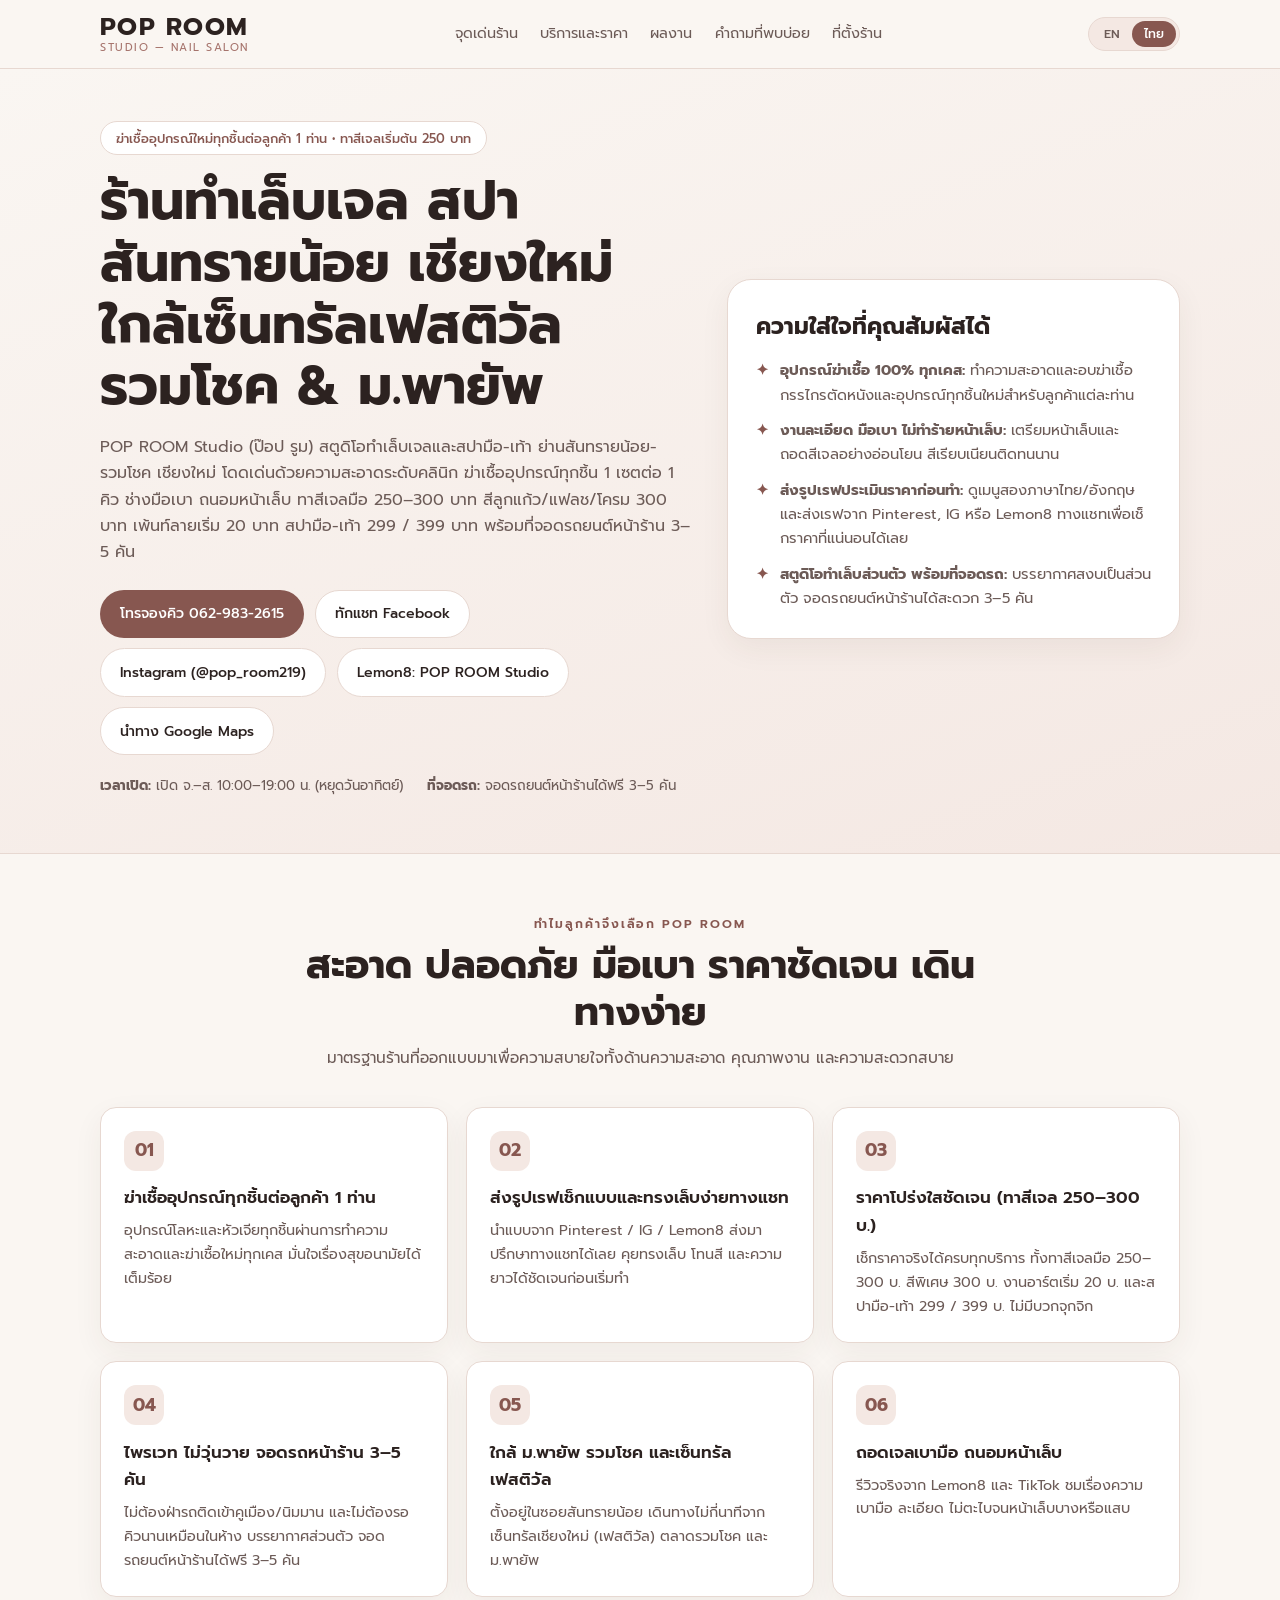
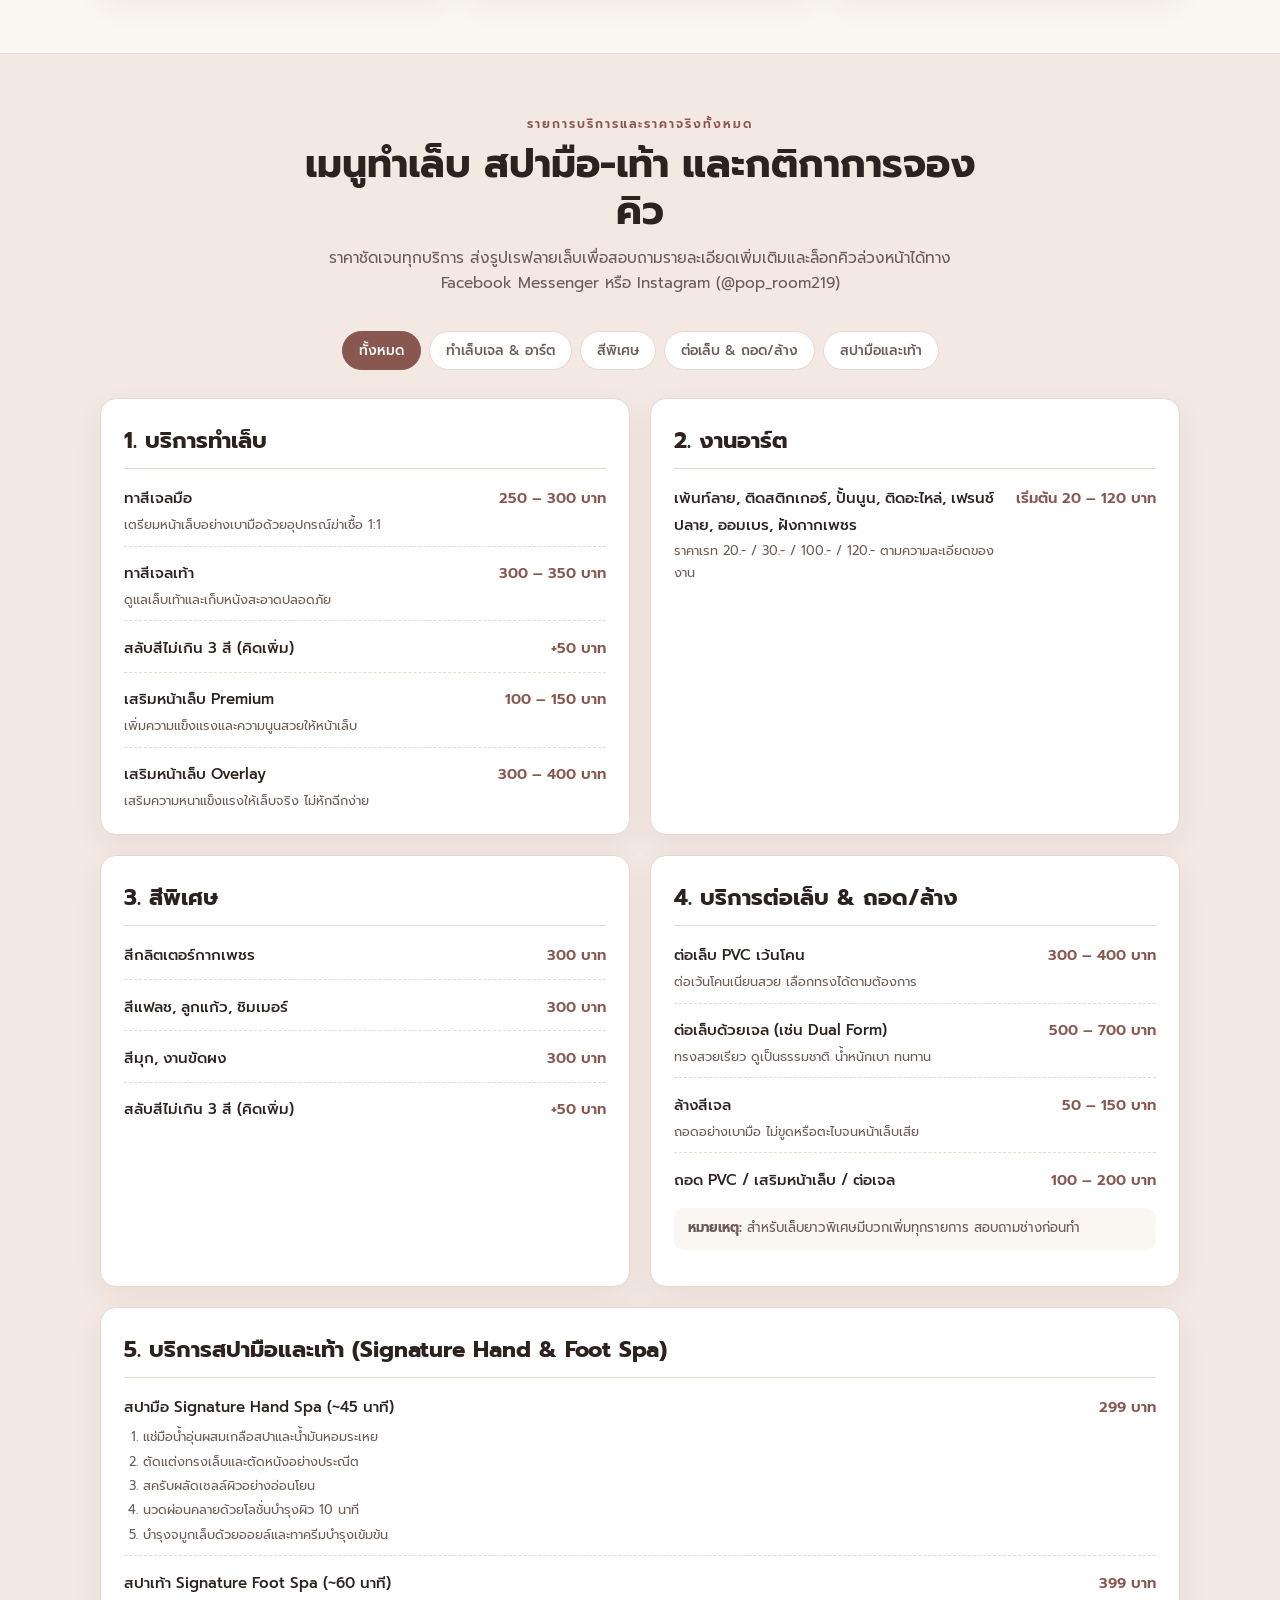
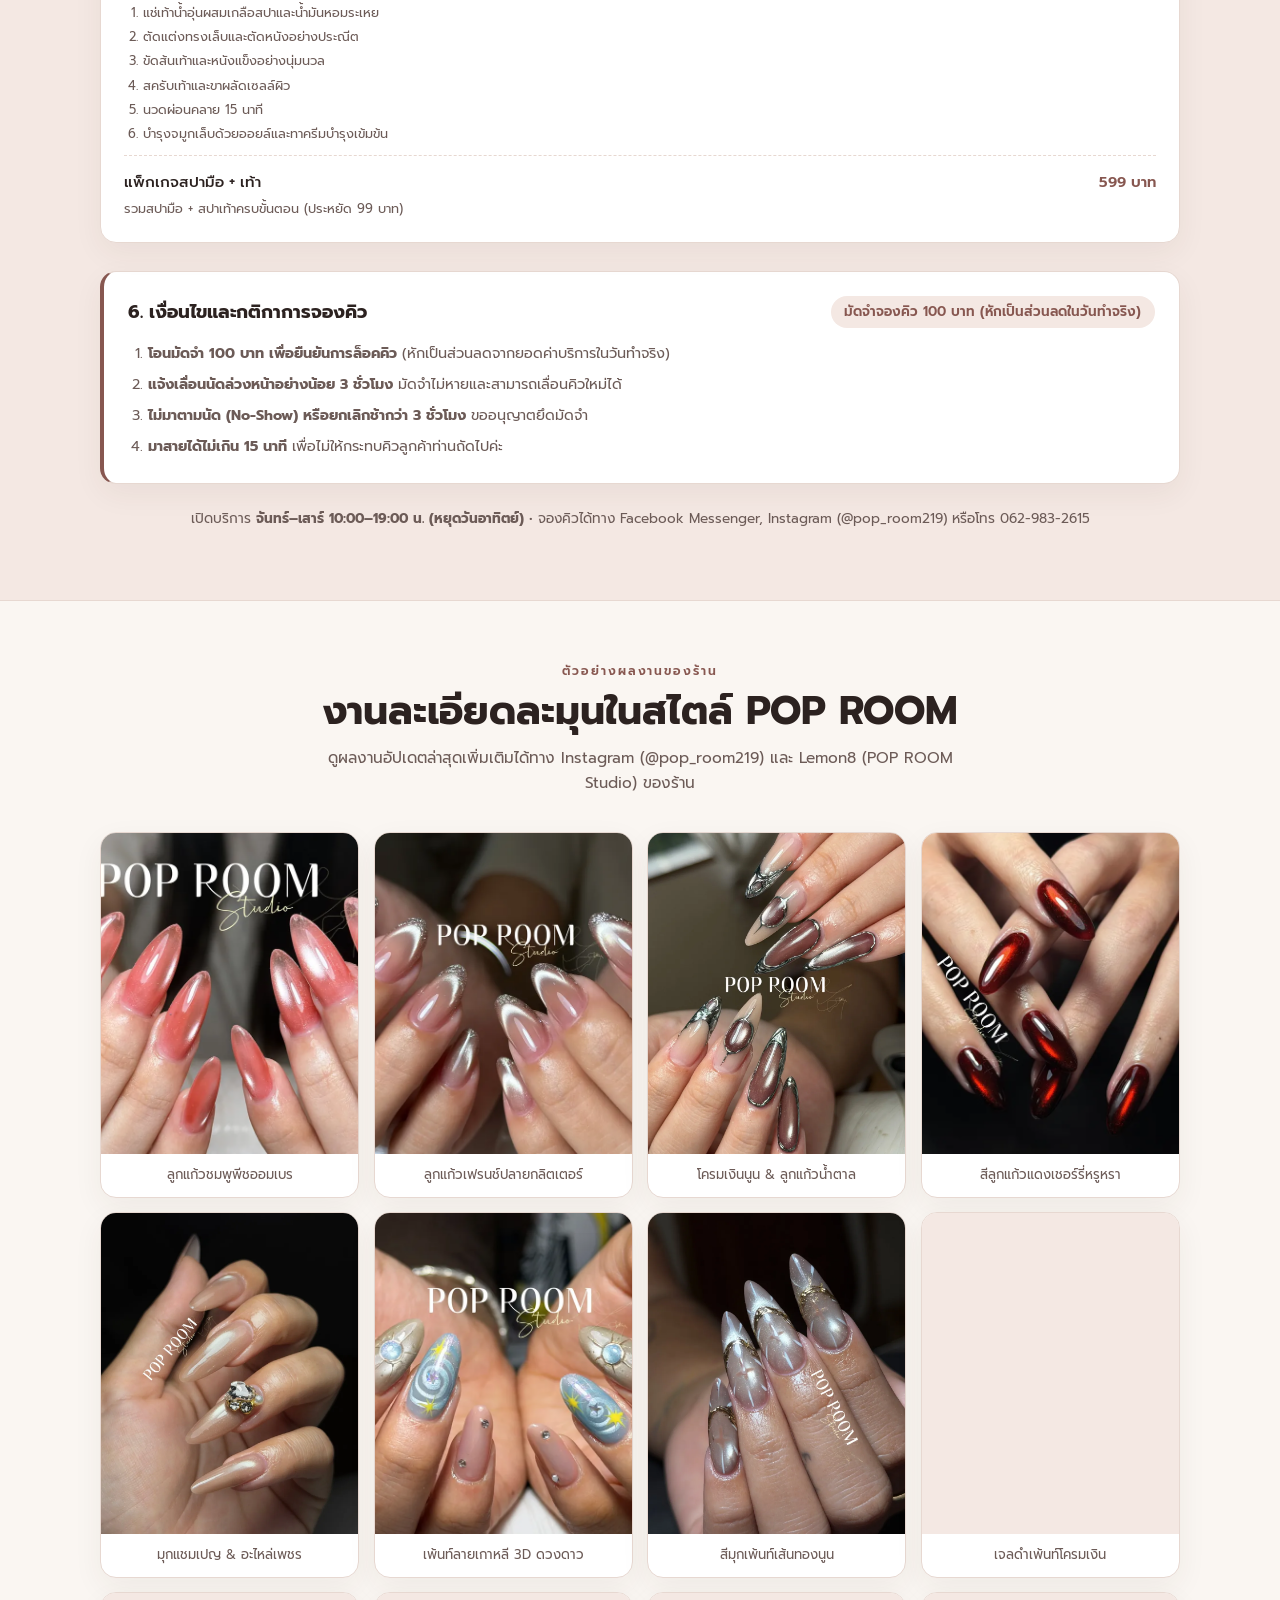
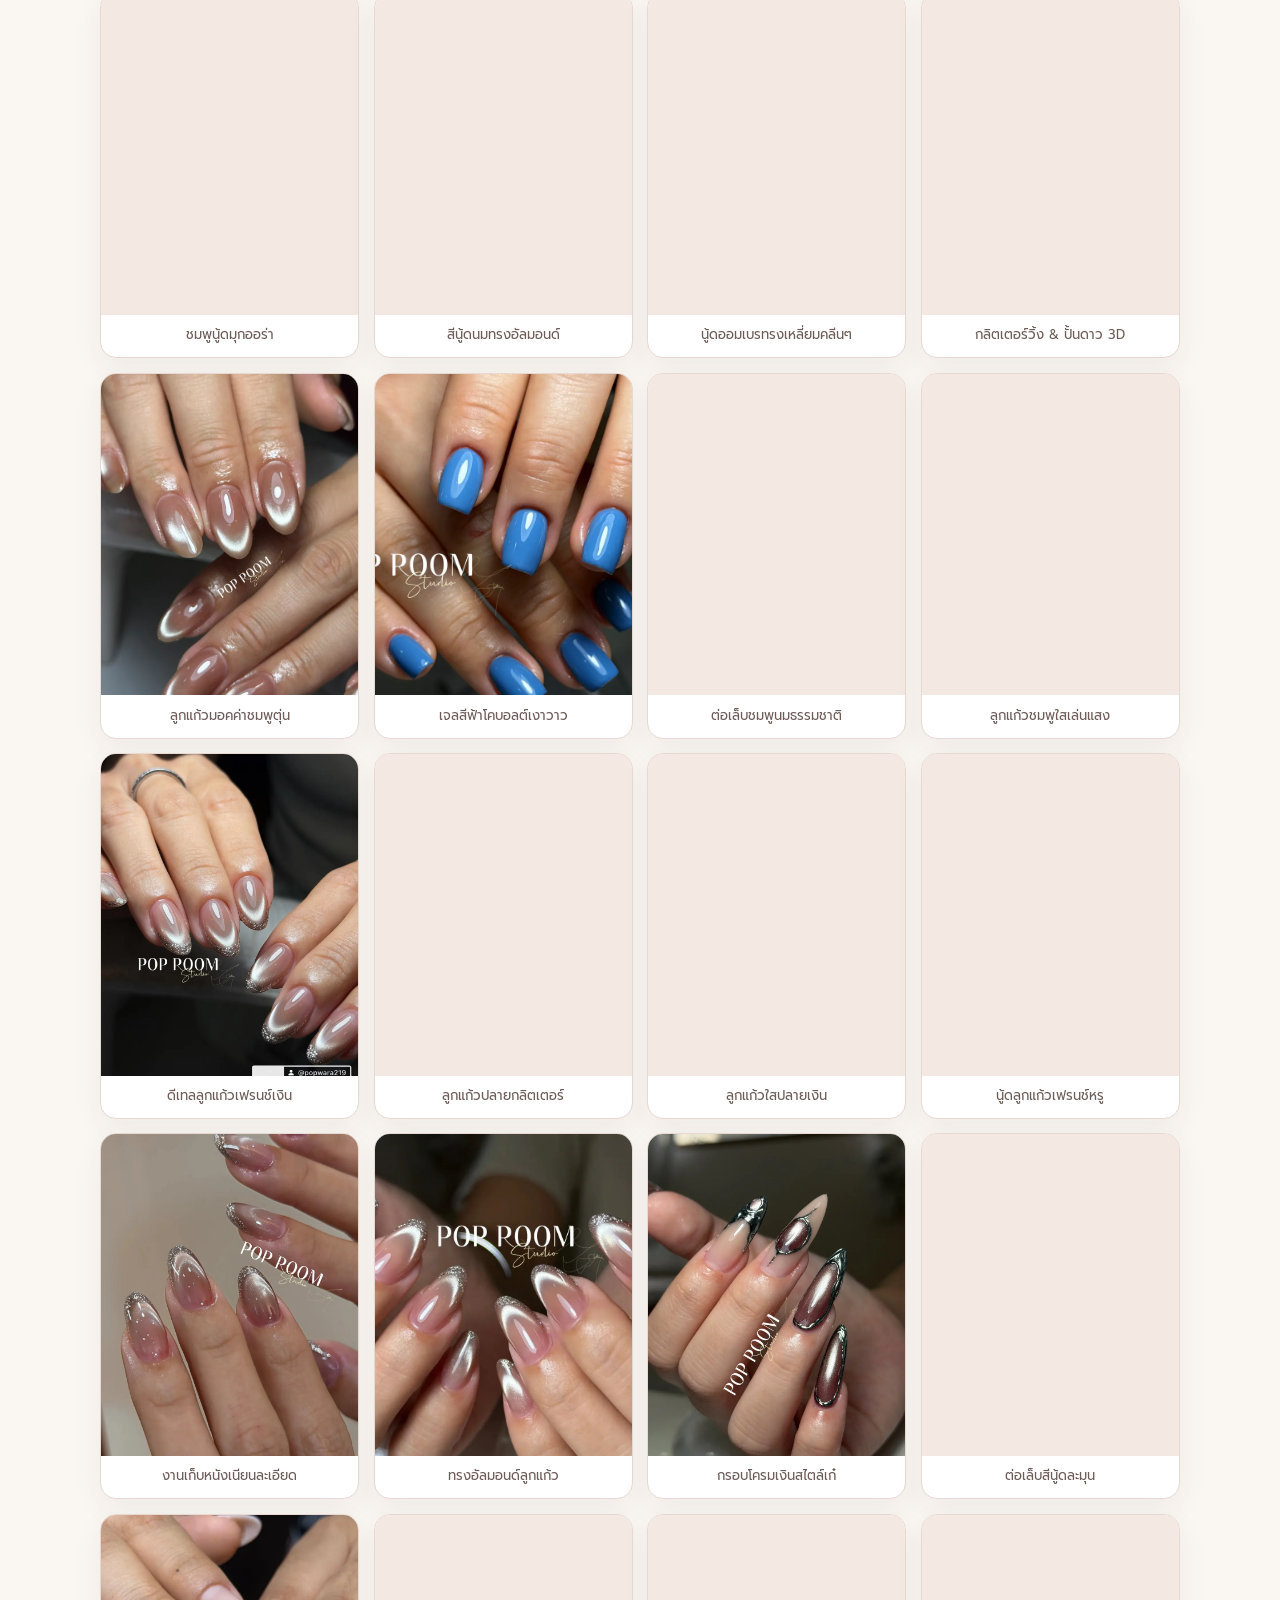
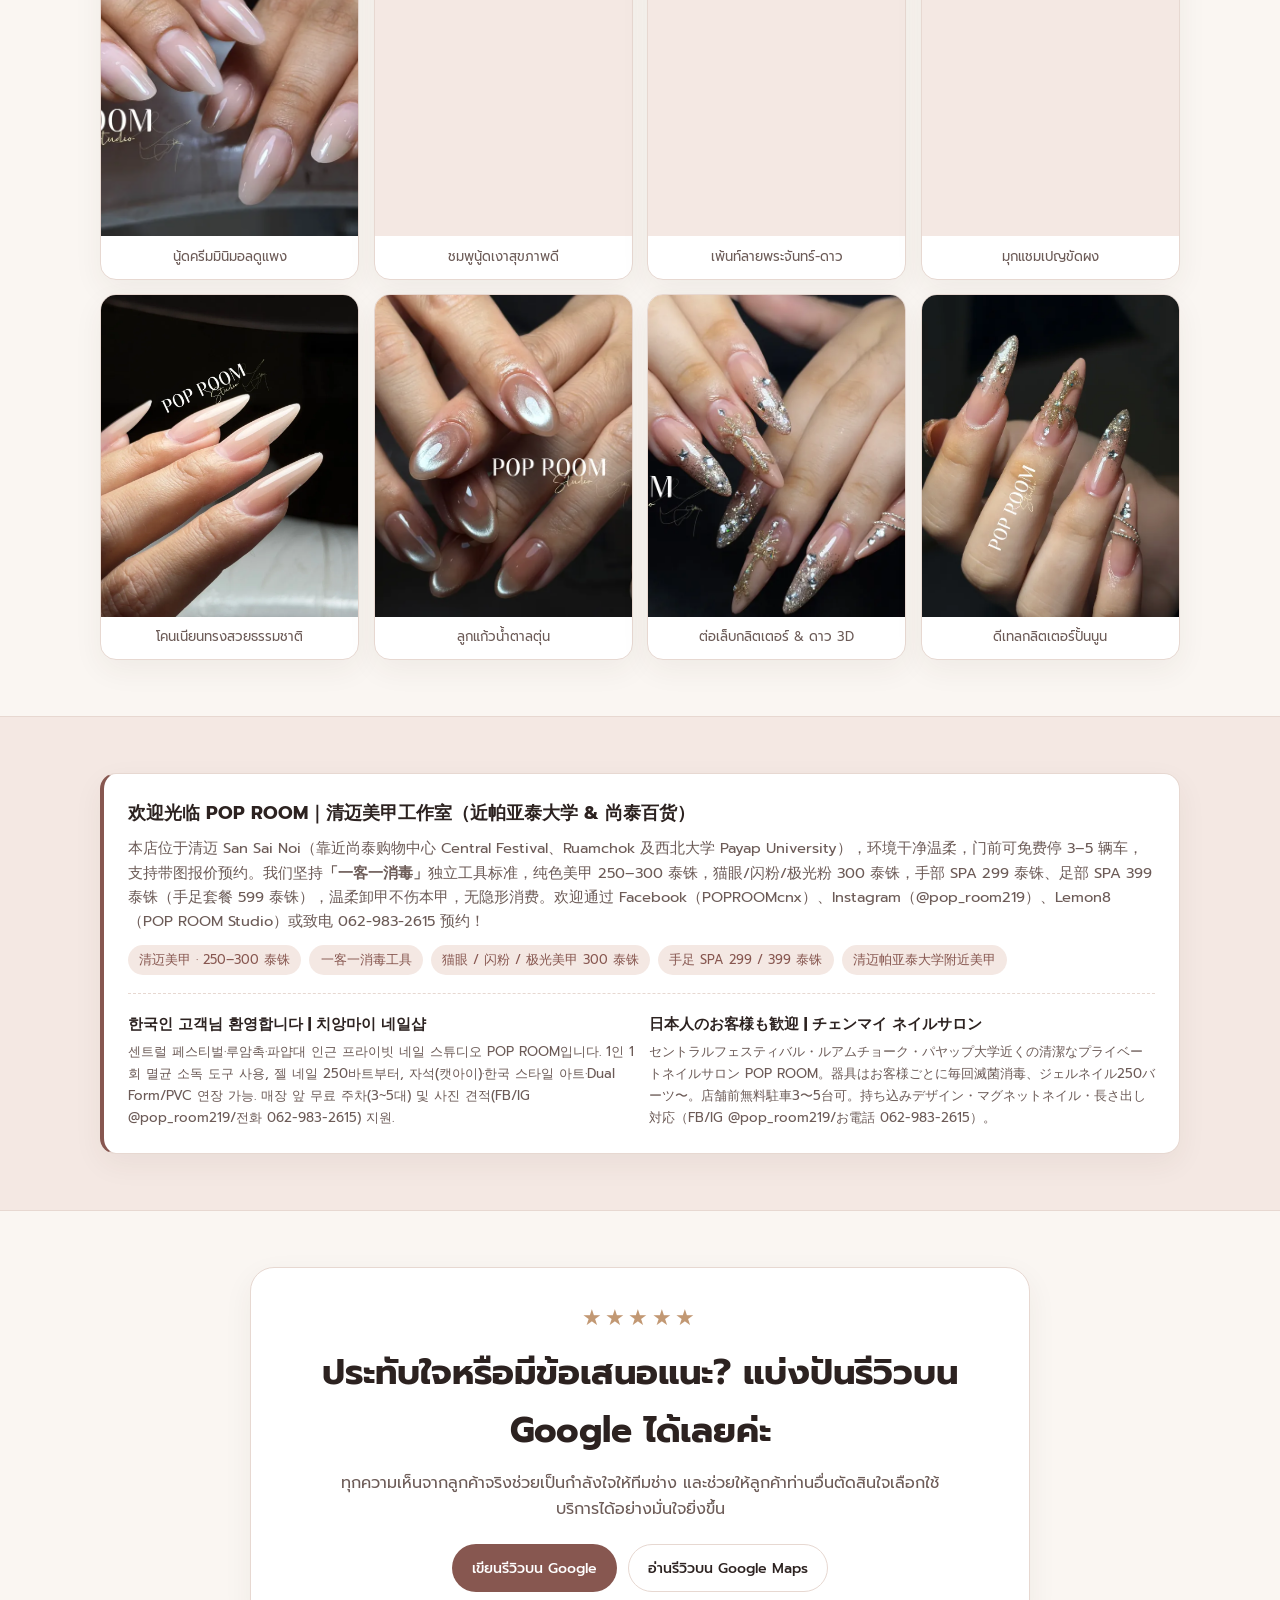
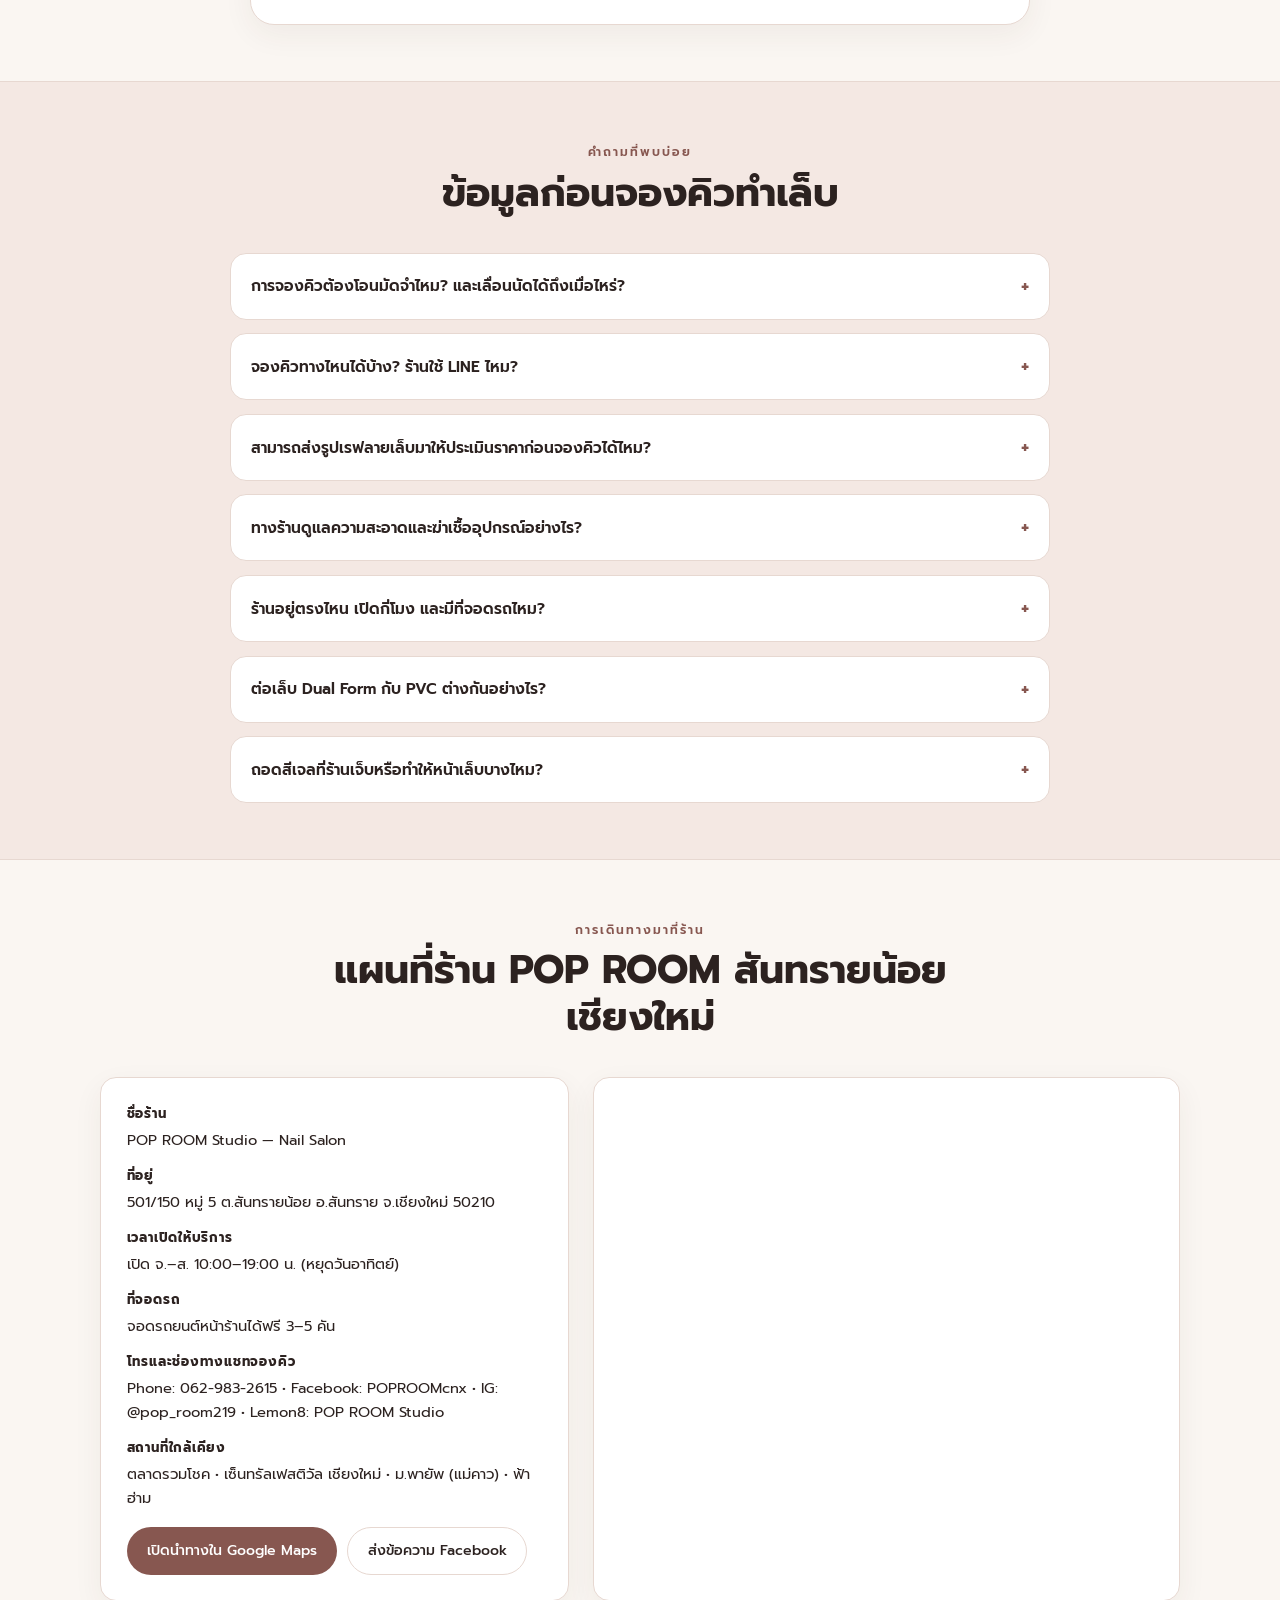
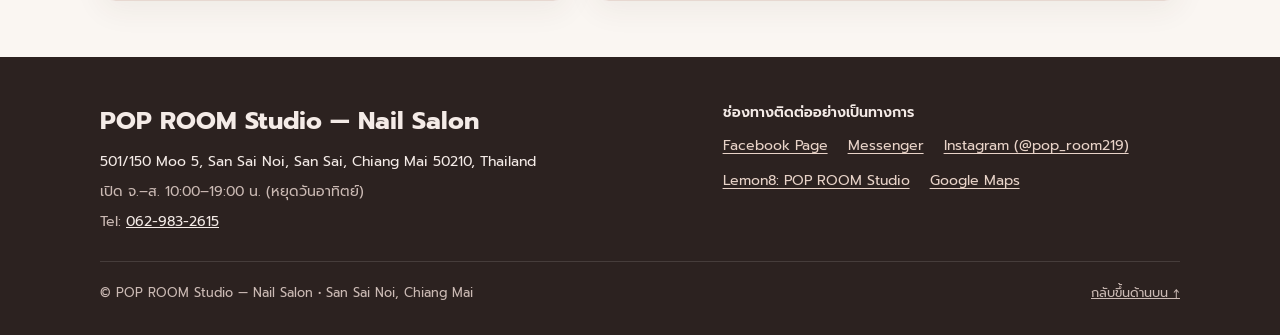
<file: th/index.html>
<!DOCTYPE html>
<html lang="th" data-fixed-lang="th">
<head>
  <meta charset="UTF-8" />
  <meta name="viewport" content="width=device-width, initial-scale=1.0" />
  <meta name="google-site-verification" content="QqkRDv3JG2FDxg7XgUeNp2m7oTfSeLNbHQ0nC3gahcs" />
  <title>POP ROOM Studio — ร้านทำเล็บเจล สปามือเท้า สันทราย เชียงใหม่ | ใกล้เซ็นทรัลเฟสติวัล รวมโชค ม.พายัพ</title>
  <meta name="description" content="POP ROOM Studio ร้านทำเล็บเจลและสปามือเท้า ย่านสันทรายน้อย-รวมโชค เชียงใหม่ ใกล้เซ็นทรัลเฟสติวัล &amp; ม.พายัพ ฆ่าเชื้ออุปกรณ์ 1:1 ทาสีเจลเริ่ม 250 บาท จอดรถยนต์ฟรี 3–5 คัน" />
  <meta name="keywords" content="ร้านทำเล็บ สันทราย เชียงใหม่, ร้านทำเล็บ สันทรายน้อย, ร้านทำเล็บ รวมโชค, ทำเล็บเจล ใกล้ เซ็นทรัลเฟสติวัล เชียงใหม่, ร้านทำเล็บ ใกล้ ม.พายัพ, สปามือ สปาเท้า เชียงใหม่, ทำเล็บลูกแก้ว เชียงใหม่, ต่อเล็บเจล เชียงใหม่, ถอดเล็บเจล ไม่ทำลายหน้าเล็บ" />
  <meta name="robots" content="index, follow" />

  <!-- Icons -->
  <link rel="icon" href="../favicon.svg" type="image/svg+xml" />
  <link rel="icon" href="../favicon-32x32.png" sizes="32x32" type="image/png" />
  <link rel="apple-touch-icon" href="../apple-touch-icon.png" />

  <!-- Canonical & Language Alternates -->
  <link rel="canonical" href="https://cnxteejay.github.io/poproom-chiangmai/th/" />
  <link rel="alternate" hreflang="en" href="https://cnxteejay.github.io/poproom-chiangmai/" />
  <link rel="alternate" hreflang="th" href="https://cnxteejay.github.io/poproom-chiangmai/th/" />
  <link rel="alternate" hreflang="x-default" href="https://cnxteejay.github.io/poproom-chiangmai/" />

  <!-- Open Graph / Social Sharing -->
  <meta property="og:type" content="website" />
  <meta property="og:title" content="POP ROOM Studio — ร้านทำเล็บเจล สปา สันทราย เชียงใหม่" />
  <meta property="og:description" content="สตูดิโอทำเล็บเจลและสปามือ-เท้า สันทรายน้อย เชียงใหม่ ใกล้เซ็นทรัลเฟสติวัล รวมโชค ม.พายัพ ฆ่าเชื้ออุปกรณ์ 1:1 ทาสีเจล 250–300 บ. สปาเริ่ม 299 บ. จอดรถฟรี 3–5 คัน" />
  <meta property="og:url" content="https://cnxteejay.github.io/poproom-chiangmai/th/" />
  <meta property="og:image" content="https://cnxteejay.github.io/poproom-chiangmai/images/IMG_2573.JPG" />
  <meta property="og:image:width" content="1200" />
  <meta property="og:image:height" content="675" />
  <meta property="og:image:alt" content="ผลงานทำเล็บเจลสีลูกแก้ว POP ROOM Studio สันทราย เชียงใหม่" />
  <meta property="og:locale" content="th_TH" />
  <meta property="og:locale:alternate" content="en_US" />

  <!-- Google Fonts: Unified Prompt & Noto Sans Thai -->
  <link rel="preconnect" href="https://fonts.googleapis.com" />
  <link rel="preconnect" href="https://fonts.gstatic.com" crossorigin />
  <link href="https://fonts.googleapis.com/css2?family=Noto+Sans+Thai:wght@400;500;600;700&family=Prompt:wght@400;500;600;700&display=swap" rel="stylesheet" />

  <link rel="stylesheet" href="../styles.css" />

  <!-- LocalBusiness (NailSalon) + FAQPage Schema.org JSON-LD -->
  <script id="salon-jsonld" type="application/ld+json">
{
  "@context": "https://schema.org",
  "@graph": [
    {
      "@type": "NailSalon",
      "@id": "https://cnxteejay.github.io/poproom-chiangmai/#salon",
      "name": "POP ROOM Studio — ร้านทำเล็บเจล สปามือเท้า สันทราย เชียงใหม่",
      "alternateName": "POP ROOM Studio",
      "description": "ร้านทำเล็บเจลและสปามือ-เท้า ย่านสันทรายน้อย เชียงใหม่ ใกล้เซ็นทรัลเฟสติวัล ตลาดรวมโชค และ ม.พายัพ ฆ่าเชื้ออุปกรณ์ 1:1 ต่อลูกค้า ช่างมือเบา ทาสีเจลมือ 250–300 บาท ลูกแก้ว/แฟลช/โครม 300 บาท เพ้นท์ลายเริ่ม 20 บาท สปามือ 299 บาท สปาเท้า 399 บาท จอดรถยนต์หน้าร้านฟรี 3–5 คัน",
      "url": "https://cnxteejay.github.io/poproom-chiangmai/th/",
      "image": [
        "https://cnxteejay.github.io/poproom-chiangmai/images/IMG_2573.JPG",
        "https://cnxteejay.github.io/poproom-chiangmai/images/IMG_0904.JPG",
        "https://cnxteejay.github.io/poproom-chiangmai/images/IMG_1007.JPG",
        "https://cnxteejay.github.io/poproom-chiangmai/images/IMG_1676.JPG"
      ],
      "telephone": "+66629832615",
      "priceRange": "20 - 700 THB",
      "hasOfferCatalog": {
        "@type": "OfferCatalog",
        "name": "POP ROOM Studio Nail & Spa Menu",
        "itemListElement": [
          {
            "@type": "OfferCatalog",
            "name": "Gel Polish & Nail Care",
            "itemListElement": [
              {
                "@type": "Offer",
                "itemOffered": {
                  "@type": "Service",
                  "name": "Gel Polish — Hands"
                },
                "priceCurrency": "THB",
                "price": "250-300"
              },
              {
                "@type": "Offer",
                "itemOffered": {
                  "@type": "Service",
                  "name": "Gel Polish — Feet"
                },
                "priceCurrency": "THB",
                "price": "300-350"
              },
              {
                "@type": "Offer",
                "itemOffered": {
                  "@type": "Service",
                  "name": "Up to 3 Colors Mix Add-on"
                },
                "priceCurrency": "THB",
                "price": "50"
              },
              {
                "@type": "Offer",
                "itemOffered": {
                  "@type": "Service",
                  "name": "Premium Nail Strengthening"
                },
                "priceCurrency": "THB",
                "price": "100-150"
              },
              {
                "@type": "Offer",
                "itemOffered": {
                  "@type": "Service",
                  "name": "Gel Overlay"
                },
                "priceCurrency": "THB",
                "price": "300-400"
              }
            ]
          },
          {
            "@type": "OfferCatalog",
            "name": "Nail Art",
            "itemListElement": [
              {
                "@type": "Offer",
                "itemOffered": {
                  "@type": "Service",
                  "name": "Hand-painted art, stickers, 3D art, charms, French tip, ombré, encapsulated glitter"
                },
                "priceCurrency": "THB",
                "price": "20-120"
              }
            ]
          },
          {
            "@type": "OfferCatalog",
            "name": "Special Colors",
            "itemListElement": [
              {
                "@type": "Offer",
                "itemOffered": {
                  "@type": "Service",
                  "name": "Glitter Gel"
                },
                "priceCurrency": "THB",
                "price": "300"
              },
              {
                "@type": "Offer",
                "itemOffered": {
                  "@type": "Service",
                  "name": "Flash, Cat-Eye / Magnetic, Shimmer"
                },
                "priceCurrency": "THB",
                "price": "300"
              },
              {
                "@type": "Offer",
                "itemOffered": {
                  "@type": "Service",
                  "name": "Pearl, Chrome Powder"
                },
                "priceCurrency": "THB",
                "price": "300"
              }
            ]
          },
          {
            "@type": "OfferCatalog",
            "name": "Nail Extensions & Removal",
            "itemListElement": [
              {
                "@type": "Offer",
                "itemOffered": {
                  "@type": "Service",
                  "name": "PVC Extensions"
                },
                "priceCurrency": "THB",
                "price": "300-400"
              },
              {
                "@type": "Offer",
                "itemOffered": {
                  "@type": "Service",
                  "name": "Gel Extensions (Dual Form)"
                },
                "priceCurrency": "THB",
                "price": "500-700"
              },
              {
                "@type": "Offer",
                "itemOffered": {
                  "@type": "Service",
                  "name": "Gel Polish Removal"
                },
                "priceCurrency": "THB",
                "price": "50-150"
              },
              {
                "@type": "Offer",
                "itemOffered": {
                  "@type": "Service",
                  "name": "PVC / Overlay / Gel Extension Removal"
                },
                "priceCurrency": "THB",
                "price": "100-200"
              }
            ]
          },
          {
            "@type": "OfferCatalog",
            "name": "Signature Hand & Foot Spa",
            "itemListElement": [
              {
                "@type": "Offer",
                "itemOffered": {
                  "@type": "Service",
                  "name": "Signature Hand Spa (~45 mins)"
                },
                "priceCurrency": "THB",
                "price": "299"
              },
              {
                "@type": "Offer",
                "itemOffered": {
                  "@type": "Service",
                  "name": "Signature Foot Spa (~60 mins)"
                },
                "priceCurrency": "THB",
                "price": "399"
              },
              {
                "@type": "Offer",
                "itemOffered": {
                  "@type": "Service",
                  "name": "Hand & Foot Spa Combo (Save 99 THB)"
                },
                "priceCurrency": "THB",
                "price": "599"
              }
            ]
          }
        ]
      },
      "address": {
        "@type": "PostalAddress",
        "streetAddress": "501/150 หมู่ 5 ต.สันทรายน้อย",
        "addressLocality": "อ.สันทราย",
        "addressRegion": "เชียงใหม่",
        "postalCode": "50210",
        "addressCountry": "TH"
      },
      "geo": {
        "@type": "GeoCoordinates",
        "latitude": 18.8225738,
        "longitude": 99.0273395
      },
      "hasMap": "https://maps.app.goo.gl/mrtoSmJYkp8KDuG86",
      "openingHours": "Mo-Sa 10:00-19:00",
      "openingHoursSpecification": [
        {
          "@type": "OpeningHoursSpecification",
          "dayOfWeek": [
            "Monday",
            "Tuesday",
            "Wednesday",
            "Thursday",
            "Friday",
            "Saturday"
          ],
          "opens": "10:00",
          "closes": "19:00"
        }
      ],
      "areaServed": [
        "สันทรายน้อย เชียงใหม่",
        "รวมโชค เชียงใหม่",
        "ฟ้าฮ่าม เชียงใหม่",
        "เซ็นทรัลเฟสติวัล เชียงใหม่",
        "มหาวิทยาลัยพายัพ แม่คาว"
      ],
      "sameAs": [
        "https://www.facebook.com/POPROOMcnx",
        "https://www.instagram.com/pop_room219/",
        "https://www.lemon8-app.com/discover/pop%20room%20studio%20chiang%20mai",
        "https://maps.app.goo.gl/mrtoSmJYkp8KDuG86"
      ]
    },
    {
      "@type": "FAQPage",
      "mainEntity": [
        {
          "@type": "Question",
          "name": "การจองคิวต้องโอนมัดจำไหม? และเลื่อนนัดได้ถึงเมื่อไหร่?",
          "acceptedAnswer": {
            "@type": "Answer",
            "text": "โอนมัดจำจองคิว 100 บาทเพื่อล็อคคิว และนำมาหักเป็นส่วนลดในวันทำจริง หากต้องการเลื่อนนัดสามารถแจ้งล่วงหน้าอย่างน้อย 3 ชั่วโมง โดยมัดจำไม่หายและเลื่อนคิวใหม่ได้ (ไม่มาตามนัดหรือยกเลิกช้ากว่า 3 ชั่วโมงขออนุญาตยึดมัดจำ และมาสายได้ไม่เกิน 15 นาที)"
          }
        },
        {
          "@type": "Question",
          "name": "จองคิวทางไหนได้บ้าง? ร้านใช้ LINE ไหม?",
          "acceptedAnswer": {
            "@type": "Answer",
            "text": "จองคิวได้ทาง Facebook Messenger (POPROOMcnx), Instagram (@pop_room219), Lemon8 (POP ROOM Studio) หรือโทรศัพท์ 062-983-2615 (ทางร้านไม่ได้ใช้ LINE และ WhatsApp)"
          }
        },
        {
          "@type": "Question",
          "name": "สามารถส่งรูปเรฟลายเล็บมาให้ประเมินราคาก่อนจองคิวได้ไหม?",
          "acceptedAnswer": {
            "@type": "Answer",
            "text": "ได้เลยค่ะ สามารถส่งรูปตัวอย่างลายเล็บจาก Pinterest, IG, Lemon8 หรือ Xiaohongshu มาทาง Facebook Messenger หรือ IG DM เพื่อเช็กทรง ความยาว และประเมินราคาชัดเจนก่อนจองคิวค่ะ"
          }
        },
        {
          "@type": "Question",
          "name": "ทางร้านดูแลความสะอาดและฆ่าเชื้ออุปกรณ์อย่างไร?",
          "acceptedAnswer": {
            "@type": "Answer",
            "text": "กรรไกรตัดหนัง ที่ดันหนัง และหัวเจียทุกชิ้นจะถูกล้างทำความสะอาดและอบฆ่าเชื้อใหม่สำหรับลูกค้าแต่ละท่านทุกเคส 1:1"
          }
        },
        {
          "@type": "Question",
          "name": "ร้านอยู่ตรงไหน เปิดกี่โมง และมีที่จอดรถไหม?",
          "acceptedAnswer": {
            "@type": "Answer",
            "text": "ร้านอยู่ที่ 501/150 หมู่ 5 ต.สันทรายน้อย อ.สันทราย จ.เชียงใหม่ 50210 ใกล้เซ็นทรัลเฟสติวัล ตลาดรวมโชค ฟ้าฮ่าม และ ม.พายัพ เปิดบริการ จันทร์–เสาร์ 10:00–19:00 น. (หยุดวันอาทิตย์) จอดรถยนต์หน้าร้านได้ฟรี 3–5 คัน"
          }
        },
        {
          "@type": "Question",
          "name": "ต่อเล็บ Dual Form กับ PVC ต่างกันอย่างไร และถอดสีเจลเจ็บไหม?",
          "acceptedAnswer": {
            "@type": "Answer",
            "text": "Dual Form เป็นการต่อด้วยเจลขึ้นทรงที่ให้ความแข็งแรง โคนเนียน ดูเหมือนเล็บจริง ส่วน PVC เป็นการต่อด้วยเล็บสำเร็จรูปที่ทำได้รวดเร็ว และช่างของเราถอดสีเจลเดิมอย่างเบามือ ไม่ตะไบจนหน้าเล็บบางหรือแสบ"
          }
        }
      ]
    }
  ]
}
  </script>

  <script src="../site-config.js" defer></script>
  <script src="../app.js" defer></script>
</head>
<body>
  <!-- Header / Sticky Navigation -->
  <header class="site-header">
    <div class="container nav-bar">
      <a href="#top" class="brand" aria-label="POP ROOM Studio Home">
  <span class="brand-name">POP ROOM</span>
  <span class="brand-sub">Studio — Nail Salon</span>
      </a>

      <nav class="nav-links" aria-label="Primary Navigation">
        <a href="#why-us">
  <span data-lang="th" lang="th">จุดเด่นร้าน</span>
        </a>
        <a href="#menu">
  <span data-lang="th" lang="th">บริการและราคา</span>
        </a>
        <a href="#gallery">
  <span data-lang="th" lang="th">ผลงาน</span>
        </a>
        <a href="#faq">
  <span data-lang="th" lang="th">คำถามที่พบบ่อย</span>
        </a>
        <a href="#location">
  <span data-lang="th" lang="th">ที่ตั้งร้าน</span>
        </a>
      </nav>

      <div class="lang-switch" role="group" aria-label="Language Switcher">
        <a class="lang-btn" href="../" hreflang="en">EN</a>
        <a class="lang-btn active" href="./" hreflang="th" aria-current="page">ไทย</a>
      </div>
    </div>
  </header>

  <main id="top">
    <!-- Hero Section -->
    <section class="hero">
      <div class="container hero-grid">
        <div>
  <span class="hero-badge">
  <span data-lang="th" lang="th">ฆ่าเชื้ออุปกรณ์ใหม่ทุกชิ้นต่อลูกค้า 1 ท่าน • ทาสีเจลเริ่มต้น 250 บาท</span>
          </span>

          <h1>
  <span data-lang="th" lang="th">ร้านทำเล็บเจล สปา สันทรายน้อย เชียงใหม่ ใกล้เซ็นทรัลเฟสติวัล รวมโชค &amp; ม.พายัพ</span>
          </h1>

          <p class="hero-lead">
  <span data-lang="th" lang="th">POP ROOM Studio (ป๊อป รูม) สตูดิโอทำเล็บเจลและสปามือ-เท้า ย่านสันทรายน้อย-รวมโชค เชียงใหม่ โดดเด่นด้วยความสะอาดระดับคลินิก ฆ่าเชื้ออุปกรณ์ทุกชิ้น 1 เซตต่อ 1 คิว ช่างมือเบา ถนอมหน้าเล็บ ทาสีเจลมือ 250–300 บาท สีลูกแก้ว/แฟลช/โครม 300 บาท เพ้นท์ลายเริ่ม 20 บาท สปามือ-เท้า 299 / 399 บาท พร้อมที่จอดรถยนต์หน้าร้าน 3–5 คัน</span>
          </p>

          <div class="cta-group" aria-label="Booking and Contact Actions">
            <a class="btn btn-primary" href="tel:+66629832615" data-config-href="phoneHref">
  <span data-lang="th" lang="th">โทรจองคิว <span data-config-text="phoneDisplay">062-983-2615</span></span>
            </a>
            <a class="btn btn-secondary" href="https://m.me/POPROOMcnx" data-config-href="messengerUrl" target="_blank" rel="noopener noreferrer">
  <span data-lang="th" lang="th">ทักแชท Facebook</span>
            </a>
            <a class="btn btn-secondary" href="https://www.instagram.com/pop_room219/" data-config-href="instagramUrl" target="_blank" rel="noopener noreferrer">
  <span>Instagram (<span data-config-text="instagramHandle">@pop_room219</span>)</span>
            </a>
            <a class="btn btn-secondary" href="https://www.lemon8-app.com/discover/pop%20room%20studio%20chiang%20mai" data-config-href="lemon8Url" target="_blank" rel="noopener noreferrer">
  <span>Lemon8: <span data-config-text="lemon8Label">POP ROOM Studio</span></span>
            </a>
            <a class="btn btn-secondary" href="https://maps.app.goo.gl/mrtoSmJYkp8KDuG86" data-config-href="googleMapsUrl" target="_blank" rel="noopener noreferrer">
  <span data-lang="th" lang="th">นำทาง Google Maps</span>
            </a>
          </div>

          <div class="hero-meta">
  <span>
              <strong data-lang="th" lang="th">เวลาเปิด:</strong>
  <span data-lang="th" lang="th" data-config-text="openingHoursTh">เปิด จ.–ส. 10:00–19:00 น. (หยุดวันอาทิตย์)</span>
            </span>
  <span>
              <strong data-lang="th" lang="th">ที่จอดรถ:</strong>
  <span data-lang="th" lang="th" data-config-text="parkingNoteTh">จอดรถยนต์หน้าร้านได้ฟรี 3–5 คัน</span>
            </span>
          </div>
        </div>

        <aside class="hero-card" aria-label="Studio Standards">
          <h2 class="hero-card-title">
  <span data-lang="th" lang="th">ความใส่ใจที่คุณสัมผัสได้</span>
          </h2>
          <ul class="hero-highlights">
  <li>
  <span class="dot">✦</span>
              <div>
  <span data-lang="th" lang="th"><strong>อุปกรณ์ฆ่าเชื้อ 100% ทุกเคส:</strong> ทำความสะอาดและอบฆ่าเชื้อกรรไกรตัดหนังและอุปกรณ์ทุกชิ้นใหม่สำหรับลูกค้าแต่ละท่าน</span>
              </div>
            </li>
  <li>
  <span class="dot">✦</span>
              <div>
  <span data-lang="th" lang="th"><strong>งานละเอียด มือเบา ไม่ทำร้ายหน้าเล็บ:</strong> เตรียมหน้าเล็บและถอดสีเจลอย่างอ่อนโยน สีเรียบเนียนติดทนนาน</span>
              </div>
            </li>
  <li>
  <span class="dot">✦</span>
              <div>
  <span data-lang="th" lang="th"><strong>ส่งรูปเรฟประเมินราคาก่อนทำ:</strong> ดูเมนูสองภาษาไทย/อังกฤษ และส่งเรฟจาก Pinterest, IG หรือ Lemon8 ทางแชทเพื่อเช็กราคาที่แน่นอนได้เลย</span>
              </div>
            </li>
  <li>
  <span class="dot">✦</span>
              <div>
  <span data-lang="th" lang="th"><strong>สตูดิโอทำเล็บส่วนตัว พร้อมที่จอดรถ:</strong> บรรยากาศสงบเป็นส่วนตัว จอดรถยนต์หน้าร้านได้สะดวก 3–5 คัน</span>
              </div>
            </li>
          </ul>
        </aside>
      </div>
    </section>

    <!-- Why Us Section -->
    <section id="why-us" class="section">
      <div class="container">
        <div class="section-head">
  <span class="eyebrow">
  <span data-lang="th" lang="th">ทำไมลูกค้าจึงเลือก POP ROOM</span>
          </span>
          <h2>
  <span data-lang="th" lang="th">สะอาด ปลอดภัย มือเบา ราคาชัดเจน เดินทางง่าย</span>
          </h2>
          <p>
  <span data-lang="th" lang="th">มาตรฐานร้านที่ออกแบบมาเพื่อความสบายใจทั้งด้านความสะอาด คุณภาพงาน และความสะดวกสบาย</span>
          </p>
        </div>

        <div class="cards-grid">
          <article class="card">
            <div class="card-icon">01</div>
            <h3>
  <span data-lang="th" lang="th">ฆ่าเชื้ออุปกรณ์ทุกชิ้นต่อลูกค้า 1 ท่าน</span>
            </h3>
            <p>
  <span data-lang="th" lang="th">อุปกรณ์โลหะและหัวเจียทุกชิ้นผ่านการทำความสะอาดและฆ่าเชื้อใหม่ทุกเคส มั่นใจเรื่องสุขอนามัยได้เต็มร้อย</span>
            </p>
          </article>

          <article class="card">
            <div class="card-icon">02</div>
            <h3>
  <span data-lang="th" lang="th">ส่งรูปเรฟเช็กแบบและทรงเล็บง่ายทางแชท</span>
            </h3>
            <p>
  <span data-lang="th" lang="th">นำแบบจาก Pinterest / IG / Lemon8 ส่งมาปรึกษาทางแชทได้เลย คุยทรงเล็บ โทนสี และความยาวได้ชัดเจนก่อนเริ่มทำ</span>
            </p>
          </article>

          <article class="card">
            <div class="card-icon">03</div>
            <h3>
  <span data-lang="th" lang="th">ราคาโปร่งใสชัดเจน (ทาสีเจล 250–300 บ.)</span>
            </h3>
            <p>
  <span data-lang="th" lang="th">เช็กราคาจริงได้ครบทุกบริการ ทั้งทาสีเจลมือ 250–300 บ. สีพิเศษ 300 บ. งานอาร์ตเริ่ม 20 บ. และสปามือ-เท้า 299 / 399 บ. ไม่มีบวกจุกจิก</span>
            </p>
          </article>

          <article class="card">
            <div class="card-icon">04</div>
            <h3>
  <span data-lang="th" lang="th">ไพรเวท ไม่วุ่นวาย จอดรถหน้าร้าน 3–5 คัน</span>
            </h3>
            <p>
  <span data-lang="th" lang="th">ไม่ต้องฝ่ารถติดเข้าคูเมือง/นิมมาน และไม่ต้องรอคิวนานเหมือนในห้าง บรรยากาศส่วนตัว <span data-config-text="parkingNoteTh">จอดรถยนต์หน้าร้านได้ฟรี 3–5 คัน</span></span>
            </p>
          </article>

          <article class="card">
            <div class="card-icon">05</div>
            <h3>
  <span data-lang="th" lang="th">ใกล้ ม.พายัพ รวมโชค และเซ็นทรัลเฟสติวัล</span>
            </h3>
            <p>
  <span data-lang="th" lang="th">ตั้งอยู่ในซอยสันทรายน้อย เดินทางไม่กี่นาทีจากเซ็นทรัลเชียงใหม่ (เฟสติวัล) ตลาดรวมโชค และ ม.พายัพ</span>
            </p>
          </article>

          <article class="card">
            <div class="card-icon">06</div>
            <h3>
  <span data-lang="th" lang="th">ถอดเจลเบามือ ถนอมหน้าเล็บ</span>
            </h3>
            <p>
  <span data-lang="th" lang="th">รีวิวจริงจาก Lemon8 และ TikTok ชมเรื่องความเบามือ ละเอียด ไม่ตะไบจนหน้าเล็บบางหรือแสบ</span>
            </p>
          </article>
        </div>
      </div>
    </section>

    <!-- Price Menu Section -->
    <section id="menu" class="section section-alt">
      <div class="container">
        <div class="section-head">
  <span class="eyebrow">
  <span data-lang="th" lang="th">รายการบริการและราคาจริงทั้งหมด</span>
          </span>
          <h2>
  <span data-lang="th" lang="th">เมนูทำเล็บ สปามือ-เท้า และกติกาการจองคิว</span>
          </h2>
          <p>
  <span data-lang="th" lang="th">ราคาชัดเจนทุกบริการ ส่งรูปเรฟลายเล็บเพื่อสอบถามรายละเอียดเพิ่มเติมและล็อกคิวล่วงหน้าได้ทาง Facebook Messenger หรือ Instagram (@pop_room219)</span>
          </p>
        </div>

        <div class="menu-tabs" role="tablist" aria-label="Service Categories">
          <button type="button" class="menu-tab active" data-category="all" role="tab" aria-selected="true">
  <span data-lang="th" lang="th">ทั้งหมด</span>
          </button>
          <button type="button" class="menu-tab" data-category="nails" role="tab" aria-selected="false">
  <span data-lang="th" lang="th">ทำเล็บเจล &amp; อาร์ต</span>
          </button>
          <button type="button" class="menu-tab" data-category="special" role="tab" aria-selected="false">
  <span data-lang="th" lang="th">สีพิเศษ</span>
          </button>
          <button type="button" class="menu-tab" data-category="extensions" role="tab" aria-selected="false">
  <span data-lang="th" lang="th">ต่อเล็บ &amp; ถอด/ล้าง</span>
          </button>
          <button type="button" class="menu-tab" data-category="spa" role="tab" aria-selected="false">
  <span data-lang="th" lang="th">สปามือและเท้า</span>
          </button>
        </div>

        <div class="menu-grid">
          <!-- 1. Gel Polish & Nail Care -->
          <div class="menu-category" data-category="nails">
            <h3>
  <span data-lang="th" lang="th">1. บริการทำเล็บ</span>
            </h3>
            <ul class="price-list">
  <li class="price-item">
                <div><span class="price-name" data-lang="th" lang="th">ทาสีเจลมือ</span><span class="price-desc" data-lang="th" lang="th">เตรียมหน้าเล็บอย่างเบามือด้วยอุปกรณ์ฆ่าเชื้อ 1:1</span></div>
  <span class="price-val"><span data-lang="th" lang="th" data-config-text="pricesTh.gelHands">250 – 300 บาท</span></span>
              </li>
  <li class="price-item">
                <div><span class="price-name" data-lang="th" lang="th">ทาสีเจลเท้า</span><span class="price-desc" data-lang="th" lang="th">ดูแลเล็บเท้าและเก็บหนังสะอาดปลอดภัย</span></div>
  <span class="price-val"><span data-lang="th" lang="th" data-config-text="pricesTh.gelFeet">300 – 350 บาท</span></span>
              </li>
  <li class="price-item">
                <div><span class="price-name" data-lang="th" lang="th">สลับสีไม่เกิน 3 สี (คิดเพิ่ม)</span></div>
  <span class="price-val"><span data-lang="th" lang="th" data-config-text="pricesTh.colorMixAddon">+50 บาท</span></span>
              </li>
  <li class="price-item">
                <div><span class="price-name" data-lang="th" lang="th">เสริมหน้าเล็บ Premium</span><span class="price-desc" data-lang="th" lang="th">เพิ่มความแข็งแรงและความนูนสวยให้หน้าเล็บ</span></div>
  <span class="price-val"><span data-lang="th" lang="th" data-config-text="pricesTh.premiumStrengthening">100 – 150 บาท</span></span>
              </li>
  <li class="price-item">
                <div><span class="price-name" data-lang="th" lang="th">เสริมหน้าเล็บ Overlay</span><span class="price-desc" data-lang="th" lang="th">เสริมความหนาแข็งแรงให้เล็บจริง ไม่หักฉีกง่าย</span></div>
  <span class="price-val"><span data-lang="th" lang="th" data-config-text="pricesTh.gelOverlay">300 – 400 บาท</span></span>
              </li>
            </ul>
          </div>

          <!-- 2. Nail Art -->
          <div class="menu-category" data-category="nails">
            <h3><span data-lang="th" lang="th">2. งานอาร์ต</span></h3>
            <ul class="price-list">
  <li class="price-item">
                <div><span class="price-name" data-lang="th" lang="th">เพ้นท์ลาย, ติดสติกเกอร์, ปั้นนูน, ติดอะไหล่, เฟรนช์ปลาย, ออมเบร, ฝังกากเพชร</span><span class="price-desc" data-lang="th" lang="th">ราคาเรท 20.- / 30.- / 100.- / 120.- ตามความละเอียดของงาน</span></div>
  <span class="price-val"><span data-lang="th" lang="th" data-config-text="pricesTh.nailArt">เริ่มต้น 20 – 120 บาท</span></span>
              </li>
            </ul>
          </div>

          <!-- 3. Special Colors -->
          <div class="menu-category" data-category="special">
            <h3><span data-lang="th" lang="th">3. สีพิเศษ</span></h3>
            <ul class="price-list">
  <li class="price-item"><div><span class="price-name" data-lang="th" lang="th">สีกลิตเตอร์กากเพชร</span></div><span class="price-val"><span data-lang="th" lang="th" data-config-text="pricesTh.specialGlitter">300 บาท</span></span></li>
  <li class="price-item"><div><span class="price-name" data-lang="th" lang="th">สีแฟลช, ลูกแก้ว, ชิมเมอร์</span></div><span class="price-val"><span data-lang="th" lang="th" data-config-text="pricesTh.specialFlashCatEyeShimmer">300 บาท</span></span></li>
  <li class="price-item"><div><span class="price-name" data-lang="th" lang="th">สีมุก, งานขัดผง</span></div><span class="price-val"><span data-lang="th" lang="th" data-config-text="pricesTh.specialPearlChrome">300 บาท</span></span></li>
  <li class="price-item"><div><span class="price-name" data-lang="th" lang="th">สลับสีไม่เกิน 3 สี (คิดเพิ่ม)</span></div><span class="price-val"><span data-lang="th" lang="th" data-config-text="pricesTh.colorMixAddon">+50 บาท</span></span></li>
            </ul>
          </div>

          <!-- 4. Nail Extensions & Removal -->
          <div class="menu-category" data-category="extensions">
            <h3><span data-lang="th" lang="th">4. บริการต่อเล็บ &amp; ถอด/ล้าง</span></h3>
            <ul class="price-list">
  <li class="price-item"><div><span class="price-name" data-lang="th" lang="th">ต่อเล็บ PVC เว้นโคน</span><span class="price-desc" data-lang="th" lang="th">ต่อเว้นโคนเนียนสวย เลือกทรงได้ตามต้องการ</span></div><span class="price-val"><span data-lang="th" lang="th" data-config-text="pricesTh.pvcExtension">300 – 400 บาท</span></span></li>
  <li class="price-item"><div><span class="price-name" data-lang="th" lang="th">ต่อเล็บด้วยเจล (เช่น Dual Form)</span><span class="price-desc" data-lang="th" lang="th">ทรงสวยเรียว ดูเป็นธรรมชาติ น้ำหนักเบา ทนทาน</span></div><span class="price-val"><span data-lang="th" lang="th" data-config-text="pricesTh.gelExtension">500 – 700 บาท</span></span></li>
  <li class="price-item"><div><span class="price-name" data-lang="th" lang="th">ล้างสีเจล</span><span class="price-desc" data-lang="th" lang="th">ถอดอย่างเบามือ ไม่ขูดหรือตะไบจนหน้าเล็บเสีย</span></div><span class="price-val"><span data-lang="th" lang="th" data-config-text="pricesTh.gelRemoval">50 – 150 บาท</span></span></li>
  <li class="price-item"><div><span class="price-name" data-lang="th" lang="th">ถอด PVC / เสริมหน้าเล็บ / ต่อเจล</span></div><span class="price-val"><span data-lang="th" lang="th" data-config-text="pricesTh.extensionRemoval">100 – 200 บาท</span></span></li>
            </ul>
            <p class="menu-card-note">
  <span data-lang="th" lang="th"><strong>หมายเหตุ:</strong> สำหรับเล็บยาวพิเศษมีบวกเพิ่มทุกรายการ สอบถามช่างก่อนทำ</span>
            </p>
          </div>

          <!-- 5. Signature Hand & Foot Spa -->
          <div class="menu-category" data-category="spa" style="grid-column: 1 / -1;">
            <h3>
  <span data-lang="th" lang="th">5. บริการสปามือและเท้า (Signature Hand &amp; Foot Spa)</span>
            </h3>
            <ul class="price-list">
  <li class="price-item">
                <div>
  <span class="price-name" data-lang="th" lang="th">สปามือ Signature Hand Spa (~45 นาที)</span>
  <ol class="spa-steps" data-lang="th" lang="th">
                    <li>แช่มือน้ำอุ่นผสมเกลือสปาและน้ำมันหอมระเหย</li>
                    <li>ตัดแต่งทรงเล็บและตัดหนังอย่างประณีต</li>
                    <li>สครับผลัดเซลล์ผิวอย่างอ่อนโยน</li>
                    <li>นวดผ่อนคลายด้วยโลชั่นบำรุงผิว 10 นาที</li>
                    <li>บำรุงจมูกเล็บด้วยออยล์และทาครีมบำรุงเข้มข้น</li>
                  </ol>
                </div>
  <span class="price-val">
  <span data-lang="th" lang="th" data-config-text="pricesTh.handSpa">299 บาท</span>
                </span>
              </li>
  <li class="price-item">
                <div>
  <span class="price-name" data-lang="th" lang="th">สปาเท้า Signature Foot Spa (~60 นาที)</span>
  <ol class="spa-steps" data-lang="th" lang="th">
                    <li>แช่เท้าน้ำอุ่นผสมเกลือสปาและน้ำมันหอมระเหย</li>
                    <li>ตัดแต่งทรงเล็บและตัดหนังอย่างประณีต</li>
                    <li>ขัดส้นเท้าและหนังแข็งอย่างนุ่มนวล</li>
                    <li>สครับเท้าและขาผลัดเซลล์ผิว</li>
                    <li>นวดผ่อนคลาย 15 นาที</li>
                    <li>บำรุงจมูกเล็บด้วยออยล์และทาครีมบำรุงเข้มข้น</li>
                  </ol>
                </div>
  <span class="price-val">
  <span data-lang="th" lang="th" data-config-text="pricesTh.footSpa">399 บาท</span>
                </span>
              </li>
  <li class="price-item">
                <div>
  <span class="price-name" data-lang="th" lang="th">แพ็กเกจสปามือ + เท้า</span>
  <span class="price-desc" data-lang="th" lang="th">รวมสปามือ + สปาเท้าครบขั้นตอน (ประหยัด 99 บาท)</span>
                </div>
  <span class="price-val">
  <span data-lang="th" lang="th" data-config-text="pricesTh.spaCombo">599 บาท</span>
                </span>
              </li>
            </ul>
          </div>
        </div>

        <!-- 6. Booking & Deposit Policy -->
        <aside class="policy-box" id="booking-policy" aria-label="Booking and Deposit Policy">
          <div class="policy-head">
            <h3>
  <span data-lang="th" lang="th">6. เงื่อนไขและกติกาการจองคิว</span>
            </h3>
  <span class="policy-badge">
  <span data-lang="th" lang="th">มัดจำจองคิว 100 บาท (หักเป็นส่วนลดในวันทำจริง)</span>
            </span>
          </div>
  <ol class="policy-list" data-lang="th" lang="th">
  <li><strong>โอนมัดจำ 100 บาท เพื่อยืนยันการล็อคคิว</strong> (หักเป็นส่วนลดจากยอดค่าบริการในวันทำจริง)</li>
  <li><strong>แจ้งเลื่อนนัดล่วงหน้าอย่างน้อย 3 ชั่วโมง</strong> มัดจำไม่หายและสามารถเลื่อนคิวใหม่ได้</li>
  <li><strong>ไม่มาตามนัด (No-Show) หรือยกเลิกช้ากว่า 3 ชั่วโมง</strong> ขออนุญาตยึดมัดจำ</li>
  <li><strong>มาสายได้ไม่เกิน 15 นาที</strong> เพื่อไม่ให้กระทบคิวลูกค้าท่านถัดไปค่ะ</li>
          </ol>
        </aside>

        <p class="menu-note">
  <span data-lang="th" lang="th">เปิดบริการ <strong>จันทร์–เสาร์ 10:00–19:00 น. (หยุดวันอาทิตย์)</strong> • จองคิวได้ทาง Facebook Messenger, Instagram (<span data-config-text="instagramHandle">@pop_room219</span>) หรือโทร <span data-config-text="phoneDisplay">062-983-2615</span></span>
        </p>
      </div>
    </section>

    <!-- Gallery Section -->
    <section id="gallery" class="section">
      <div class="container">
        <div class="section-head">
  <span class="eyebrow">
  <span data-lang="th" lang="th">ตัวอย่างผลงานของร้าน</span>
          </span>
          <h2>
  <span data-lang="th" lang="th">งานละเอียดละมุนในสไตล์ POP ROOM</span>
          </h2>
          <p>
  <span data-lang="th" lang="th">ดูผลงานอัปเดตล่าสุดเพิ่มเติมได้ทาง Instagram (<span data-config-text="instagramHandle">@pop_room219</span>) และ Lemon8 (<span data-config-text="lemon8Label">POP ROOM Studio</span>) ของร้าน</span>
          </p>
        </div>

        <div class="gallery-grid" id="gallery-grid">
  <figure class="gallery-item"><picture><source srcset="../images/IMG_2573.webp" type="image/webp" /><img src="../images/IMG_2573.JPG" alt="ลูกแก้วชมพูพีชออมเบร — POP ROOM Studio ร้านทำเล็บเจล สันทราย เชียงใหม่" width="1200" height="675" loading="lazy" decoding="async" /></picture><figcaption>ลูกแก้วชมพูพีชออมเบร</figcaption></figure>
  <figure class="gallery-item"><picture><source srcset="../images/IMG_0904.webp" type="image/webp" /><img src="../images/IMG_0904.JPG" alt="ลูกแก้วเฟรนช์ปลายกลิตเตอร์ — POP ROOM Studio ร้านทำเล็บเจล สันทราย เชียงใหม่" width="1200" height="685" loading="lazy" decoding="async" /></picture><figcaption>ลูกแก้วเฟรนช์ปลายกลิตเตอร์</figcaption></figure>
  <figure class="gallery-item"><picture><source srcset="../images/IMG_1007.webp" type="image/webp" /><img src="../images/IMG_1007.JPG" alt="โครมเงินนูน &amp; ลูกแก้วน้ำตาล — POP ROOM Studio ร้านทำเล็บเจล สันทราย เชียงใหม่" width="900" height="1200" loading="lazy" decoding="async" /></picture><figcaption>โครมเงินนูน &amp; ลูกแก้วน้ำตาล</figcaption></figure>
  <figure class="gallery-item"><picture><source srcset="../images/IMG_1619.webp" type="image/webp" /><img src="../images/IMG_1619.JPG" alt="สีลูกแก้วแดงเชอร์รี่หรูหรา — POP ROOM Studio ร้านทำเล็บเจล สันทราย เชียงใหม่" width="1200" height="661" loading="lazy" decoding="async" /></picture><figcaption>สีลูกแก้วแดงเชอร์รี่หรูหรา</figcaption></figure>
  <figure class="gallery-item"><picture><source srcset="../images/IMG_1676.webp" type="image/webp" /><img src="../images/IMG_1676.JPG" alt="มุกแชมเปญ &amp; อะไหล่เพชร — POP ROOM Studio ร้านทำเล็บเจล สันทราย เชียงใหม่" width="900" height="1200" loading="lazy" decoding="async" /></picture><figcaption>มุกแชมเปญ &amp; อะไหล่เพชร</figcaption></figure>
  <figure class="gallery-item"><picture><source srcset="../images/IMG_1067.webp" type="image/webp" /><img src="../images/IMG_1067.JPG" alt="เพ้นท์ลายเกาหลี 3D ดวงดาว — POP ROOM Studio ร้านทำเล็บเจล สันทราย เชียงใหม่" width="1200" height="675" loading="lazy" decoding="async" /></picture><figcaption>เพ้นท์ลายเกาหลี 3D ดวงดาว</figcaption></figure>
  <figure class="gallery-item"><picture><source srcset="../images/IMG_2211.webp" type="image/webp" /><img src="../images/IMG_2211.JPG" alt="สีมุกเพ้นท์เส้นทองนูน — POP ROOM Studio ร้านทำเล็บเจล สันทราย เชียงใหม่" width="900" height="1200" loading="lazy" decoding="async" /></picture><figcaption>สีมุกเพ้นท์เส้นทองนูน</figcaption></figure>
  <figure class="gallery-item"><picture><source srcset="../images/IMG_2212.webp" type="image/webp" /><img src="../images/IMG_2212.JPG" alt="เจลดำเพ้นท์โครมเงิน — POP ROOM Studio ร้านทำเล็บเจล สันทราย เชียงใหม่" width="900" height="1200" loading="lazy" decoding="async" /></picture><figcaption>เจลดำเพ้นท์โครมเงิน</figcaption></figure>
  <figure class="gallery-item"><picture><source srcset="../images/IMG_1165.webp" type="image/webp" /><img src="../images/IMG_1165.JPG" alt="ชมพูนู้ดมุกออร่า — POP ROOM Studio ร้านทำเล็บเจล สันทราย เชียงใหม่" width="675" height="1200" loading="lazy" decoding="async" /></picture><figcaption>ชมพูนู้ดมุกออร่า</figcaption></figure>
  <figure class="gallery-item"><picture><source srcset="../images/IMG_1009.webp" type="image/webp" /><img src="../images/IMG_1009.JPG" alt="สีนู้ดนมทรงอัลมอนด์ — POP ROOM Studio ร้านทำเล็บเจล สันทราย เชียงใหม่" width="900" height="1200" loading="lazy" decoding="async" /></picture><figcaption>สีนู้ดนมทรงอัลมอนด์</figcaption></figure>
  <figure class="gallery-item"><picture><source srcset="../images/IMG_2571.webp" type="image/webp" /><img src="../images/IMG_2571.JPG" alt="นู้ดออมเบรทรงเหลี่ยมคลีนๆ — POP ROOM Studio ร้านทำเล็บเจล สันทราย เชียงใหม่" width="1200" height="693" loading="lazy" decoding="async" /></picture><figcaption>นู้ดออมเบรทรงเหลี่ยมคลีนๆ</figcaption></figure>
  <figure class="gallery-item"><picture><source srcset="../images/IMG_2576.webp" type="image/webp" /><img src="../images/IMG_2576.JPG" alt="กลิตเตอร์วิ้ง &amp; ปั้นดาว 3D — POP ROOM Studio ร้านทำเล็บเจล สันทราย เชียงใหม่" width="675" height="1200" loading="lazy" decoding="async" /></picture><figcaption>กลิตเตอร์วิ้ง &amp; ปั้นดาว 3D</figcaption></figure>
  <figure class="gallery-item"><picture><source srcset="../images/IMG_2574.webp" type="image/webp" /><img src="../images/IMG_2574.JPG" alt="ลูกแก้วมอคค่าชมพูตุ่น — POP ROOM Studio ร้านทำเล็บเจล สันทราย เชียงใหม่" width="675" height="1200" loading="lazy" decoding="async" /></picture><figcaption>ลูกแก้วมอคค่าชมพูตุ่น</figcaption></figure>
  <figure class="gallery-item"><picture><source srcset="../images/IMG_2572.webp" type="image/webp" /><img src="../images/IMG_2572.JPG" alt="เจลสีฟ้าโคบอลต์เงาวาว — POP ROOM Studio ร้านทำเล็บเจล สันทราย เชียงใหม่" width="1200" height="774" loading="lazy" decoding="async" /></picture><figcaption>เจลสีฟ้าโคบอลต์เงาวาว</figcaption></figure>
  <figure class="gallery-item"><picture><source srcset="../images/IMG_1673.webp" type="image/webp" /><img src="../images/IMG_1673.JPG" alt="ต่อเล็บชมพูนมธรรมชาติ — POP ROOM Studio ร้านทำเล็บเจล สันทราย เชียงใหม่" width="675" height="1200" loading="lazy" decoding="async" /></picture><figcaption>ต่อเล็บชมพูนมธรรมชาติ</figcaption></figure>
  <figure class="gallery-item"><picture><source srcset="../images/IMG_2570.webp" type="image/webp" /><img src="../images/IMG_2570.JPG" alt="ลูกแก้วชมพูใสเล่นแสง — POP ROOM Studio ร้านทำเล็บเจล สันทราย เชียงใหม่" width="1200" height="675" loading="lazy" decoding="async" /></picture><figcaption>ลูกแก้วชมพูใสเล่นแสง</figcaption></figure>
  <figure class="gallery-item"><picture><source srcset="../images/IMG_0991.webp" type="image/webp" /><img src="../images/IMG_0991.JPG" alt="ดีเทลลูกแก้วเฟรนช์เงิน — POP ROOM Studio ร้านทำเล็บเจล สันทราย เชียงใหม่" width="900" height="1200" loading="lazy" decoding="async" /></picture><figcaption>ดีเทลลูกแก้วเฟรนช์เงิน</figcaption></figure>
  <figure class="gallery-item"><picture><source srcset="../images/IMG_0992.webp" type="image/webp" /><img src="../images/IMG_0992.JPG" alt="ลูกแก้วปลายกลิตเตอร์ — POP ROOM Studio ร้านทำเล็บเจล สันทราย เชียงใหม่" width="900" height="1200" loading="lazy" decoding="async" /></picture><figcaption>ลูกแก้วปลายกลิตเตอร์</figcaption></figure>
  <figure class="gallery-item"><picture><source srcset="../images/IMG_0999.webp" type="image/webp" /><img src="../images/IMG_0999.JPG" alt="ลูกแก้วใสปลายเงิน — POP ROOM Studio ร้านทำเล็บเจล สันทราย เชียงใหม่" width="1200" height="900" loading="lazy" decoding="async" /></picture><figcaption>ลูกแก้วใสปลายเงิน</figcaption></figure>
  <figure class="gallery-item"><picture><source srcset="../images/IMG_1001.webp" type="image/webp" /><img src="../images/IMG_1001.JPG" alt="นู้ดลูกแก้วเฟรนช์หรู — POP ROOM Studio ร้านทำเล็บเจล สันทราย เชียงใหม่" width="900" height="1200" loading="lazy" decoding="async" /></picture><figcaption>นู้ดลูกแก้วเฟรนช์หรู</figcaption></figure>
  <figure class="gallery-item"><picture><source srcset="../images/IMG_1002.webp" type="image/webp" /><img src="../images/IMG_1002.JPG" alt="งานเก็บหนังเนียนละเอียด — POP ROOM Studio ร้านทำเล็บเจล สันทราย เชียงใหม่" width="900" height="1200" loading="lazy" decoding="async" /></picture><figcaption>งานเก็บหนังเนียนละเอียด</figcaption></figure>
  <figure class="gallery-item"><picture><source srcset="../images/IMG_1003.webp" type="image/webp" /><img src="../images/IMG_1003.JPG" alt="ทรงอัลมอนด์ลูกแก้ว — POP ROOM Studio ร้านทำเล็บเจล สันทราย เชียงใหม่" width="1200" height="900" loading="lazy" decoding="async" /></picture><figcaption>ทรงอัลมอนด์ลูกแก้ว</figcaption></figure>
  <figure class="gallery-item"><picture><source srcset="../images/IMG_1008.webp" type="image/webp" /><img src="../images/IMG_1008.JPG" alt="กรอบโครมเงินสไตล์เก๋ — POP ROOM Studio ร้านทำเล็บเจล สันทราย เชียงใหม่" width="900" height="1200" loading="lazy" decoding="async" /></picture><figcaption>กรอบโครมเงินสไตล์เก๋</figcaption></figure>
  <figure class="gallery-item"><picture><source srcset="../images/IMG_1064.webp" type="image/webp" /><img src="../images/IMG_1064.JPG" alt="ต่อเล็บสีนู้ดละมุน — POP ROOM Studio ร้านทำเล็บเจล สันทราย เชียงใหม่" width="675" height="1200" loading="lazy" decoding="async" /></picture><figcaption>ต่อเล็บสีนู้ดละมุน</figcaption></figure>
  <figure class="gallery-item"><picture><source srcset="../images/IMG_1065.webp" type="image/webp" /><img src="../images/IMG_1065.JPG" alt="นู้ดครีมมินิมอลดูแพง — POP ROOM Studio ร้านทำเล็บเจล สันทราย เชียงใหม่" width="1200" height="675" loading="lazy" decoding="async" /></picture><figcaption>นู้ดครีมมินิมอลดูแพง</figcaption></figure>
  <figure class="gallery-item"><picture><source srcset="../images/IMG_1066.webp" type="image/webp" /><img src="../images/IMG_1066.JPG" alt="ชมพูนู้ดเงาสุขภาพดี — POP ROOM Studio ร้านทำเล็บเจล สันทราย เชียงใหม่" width="1200" height="700" loading="lazy" decoding="async" /></picture><figcaption>ชมพูนู้ดเงาสุขภาพดี</figcaption></figure>
  <figure class="gallery-item"><picture><source srcset="../images/IMG_1068.webp" type="image/webp" /><img src="../images/IMG_1068.JPG" alt="เพ้นท์ลายพระจันทร์-ดาว — POP ROOM Studio ร้านทำเล็บเจล สันทราย เชียงใหม่" width="675" height="1200" loading="lazy" decoding="async" /></picture><figcaption>เพ้นท์ลายพระจันทร์-ดาว</figcaption></figure>
  <figure class="gallery-item"><picture><source srcset="../images/IMG_1677.webp" type="image/webp" /><img src="../images/IMG_1677.JPG" alt="มุกแชมเปญขัดผง — POP ROOM Studio ร้านทำเล็บเจล สันทราย เชียงใหม่" width="900" height="1200" loading="lazy" decoding="async" /></picture><figcaption>มุกแชมเปญขัดผง</figcaption></figure>
  <figure class="gallery-item"><picture><source srcset="../images/IMG_1678.webp" type="image/webp" /><img src="../images/IMG_1678.JPG" alt="โคนเนียนทรงสวยธรรมชาติ — POP ROOM Studio ร้านทำเล็บเจล สันทราย เชียงใหม่" width="900" height="1200" loading="lazy" decoding="async" /></picture><figcaption>โคนเนียนทรงสวยธรรมชาติ</figcaption></figure>
  <figure class="gallery-item"><picture><source srcset="../images/IMG_2575.webp" type="image/webp" /><img src="../images/IMG_2575.JPG" alt="ลูกแก้วน้ำตาลตุ่น — POP ROOM Studio ร้านทำเล็บเจล สันทราย เชียงใหม่" width="1200" height="709" loading="lazy" decoding="async" /></picture><figcaption>ลูกแก้วน้ำตาลตุ่น</figcaption></figure>
  <figure class="gallery-item"><picture><source srcset="../images/IMG_2577.webp" type="image/webp" /><img src="../images/IMG_2577.JPG" alt="ต่อเล็บกลิตเตอร์ &amp; ดาว 3D — POP ROOM Studio ร้านทำเล็บเจล สันทราย เชียงใหม่" width="1200" height="711" loading="lazy" decoding="async" /></picture><figcaption>ต่อเล็บกลิตเตอร์ &amp; ดาว 3D</figcaption></figure>
  <figure class="gallery-item"><picture><source srcset="../images/IMG_2578.webp" type="image/webp" /><img src="../images/IMG_2578.JPG" alt="ดีเทลกลิตเตอร์ปั้นนูน — POP ROOM Studio ร้านทำเล็บเจล สันทราย เชียงใหม่" width="675" height="1200" loading="lazy" decoding="async" /></picture><figcaption>ดีเทลกลิตเตอร์ปั้นนูน</figcaption></figure>
        </div>
      </div>
    </section>

    <!-- Multilingual Section for International Students (ZH / KO / JA) -->
    <section class="section section-alt" aria-label="Multilingual Welcome for International Students">
      <div class="container">
        <div class="zh-box" lang="zh-Hans">
          <h3>欢迎光临 POP ROOM｜清迈美甲工作室（近帕亚泰大学 &amp; 尚泰百货）</h3>
          <p>
            本店位于清迈 San Sai Noi（靠近尚泰购物中心 Central Festival、Ruamchok 及西北大学 Payap University），环境干净温柔，门前可免费停 3–5 辆车，支持带图报价预约。我们坚持<strong>「一客一消毒」</strong>独立工具标准，纯色美甲 250–300 泰铢，猫眼/闪粉/极光粉 300 泰铢，手部 SPA 299 泰铢、足部 SPA 399 泰铢（手足套餐 599 泰铢），温柔卸甲不伤本甲，无隐形消费。欢迎通过 Facebook（POPROOMcnx）、Instagram（@pop_room219）、Lemon8（POP ROOM Studio）或致电 062-983-2615 预约！
          </p>
          <div class="zh-tags">
  <span>清迈美甲 · 250–300 泰铢</span>
  <span>一客一消毒工具</span>
  <span>猫眼 / 闪粉 / 极光美甲 300 泰铢</span>
  <span>手足 SPA 299 / 399 泰铢</span>
  <span>清迈帕亚泰大学附近美甲</span>
          </div>

          <div class="multilang-subgrid">
            <div class="multilang-sub" lang="ko">
              <h4>한국인 고객님 환영합니다 | 치앙마이 네일샵</h4>
              <p>센트럴 페스티벌·루암촉·파얍대 인근 프라이빗 네일 스튜디오 POP ROOM입니다. 1인 1회 멸균 소독 도구 사용, 젤 네일 250바트부터, 자석(캣아이)·한국 스타일 아트·Dual Form/PVC 연장 가능. 매장 앞 무료 주차(3~5대) 및 사진 견적(FB/IG @pop_room219/전화 062-983-2615) 지원.</p>
            </div>
            <div class="multilang-sub" lang="ja">
              <h4>日本人のお客様も歓迎 | チェンマイ ネイルサロン</h4>
              <p>セントラルフェスティバル・ルアムチョーク・パヤップ大学近くの清潔なプライベートネイルサロン POP ROOM。器具はお客様ごとに毎回滅菌消毒、ジェルネイル250バーツ〜。店舗前無料駐車3〜5台可。持ち込みデザイン・マグネットネイル・長さ出し対応（FB/IG @pop_room219/お電話 062-983-2615）。</p>
            </div>
          </div>
        </div>
      </div>
    </section>

    <!-- Google Reviews CTA -->
    <section class="section">
      <div class="container">
        <div class="review-box">
          <div class="stars" aria-hidden="true">★★★★★</div>
          <h2>
  <span data-lang="th" lang="th">ประทับใจหรือมีข้อเสนอแนะ? แบ่งปันรีวิวบน Google ได้เลยค่ะ</span>
          </h2>
          <p>
  <span data-lang="th" lang="th">ทุกความเห็นจากลูกค้าจริงช่วยเป็นกำลังใจให้ทีมช่าง และช่วยให้ลูกค้าท่านอื่นตัดสินใจเลือกใช้บริการได้อย่างมั่นใจยิ่งขึ้น</span>
          </p>
          <div class="cta-group" style="justify-content: center; margin-bottom: 0;">
            <a class="btn btn-primary" href="https://g.page/r/CYNl-KMQV7G4EAE/review" data-config-href="googleReviewUrl" target="_blank" rel="noopener noreferrer">
  <span data-lang="th" lang="th">เขียนรีวิวบน Google</span>
            </a>
            <a class="btn btn-secondary" href="https://maps.app.goo.gl/mrtoSmJYkp8KDuG86" data-config-href="googleMapsUrl" target="_blank" rel="noopener noreferrer">
  <span data-lang="th" lang="th">อ่านรีวิวบน Google Maps</span>
            </a>
          </div>
        </div>
      </div>
    </section>

    <!-- FAQ Section -->
    <section id="faq" class="section section-alt">
      <div class="container">
        <div class="section-head">
  <span class="eyebrow">
  <span data-lang="th" lang="th">คำถามที่พบบ่อย</span>
          </span>
          <h2>
  <span data-lang="th" lang="th">ข้อมูลก่อนจองคิวทำเล็บ</span>
          </h2>
        </div>

        <div class="faq-list">
          <details class="faq-item">
            <summary>
  <span data-lang="th" lang="th">การจองคิวต้องโอนมัดจำไหม? และเลื่อนนัดได้ถึงเมื่อไหร่?</span>
            </summary>
            <div class="faq-answer">
  <span data-lang="th" lang="th">โอน<strong>มัดจำจองคิว 100 บาท</strong>เพื่อล็อคคิว และนำมาหักเป็นส่วนลดในวันทำจริงค่ะ หากต้องการเลื่อนนัดสามารถแจ้งล่วงหน้าอย่างน้อย <strong>3 ชั่วโมง</strong> โดยมัดจำไม่หายและเลื่อนคิวใหม่ได้ (ไม่มาตามนัดหรือยกเลิกช้ากว่า 3 ชั่วโมงขออนุญาตยึดมัดจำ และมาสายได้ไม่เกิน <strong>15 นาที</strong> ค่ะ)</span>
            </div>
          </details>

          <details class="faq-item">
            <summary>
  <span data-lang="th" lang="th">จองคิวทางไหนได้บ้าง? ร้านใช้ LINE ไหม?</span>
            </summary>
            <div class="faq-answer">
  <span data-lang="th" lang="th">จองคิวได้ทาง <strong>Facebook Messenger (POPROOMcnx), Instagram (@pop_room219), Lemon8 (POP ROOM Studio) หรือโทรศัพท์</strong> (<span data-config-text="phoneDisplay">062-983-2615</span>) ค่ะ (ทางร้านไม่ได้ใช้ LINE และ WhatsApp) สามารถส่งวัน-เวลาที่สะดวกพร้อมเรฟลายที่อยากทำมาทางแชทเพื่อประเมินราคาก่อนได้เลย</span>
            </div>
          </details>

          <details class="faq-item">
            <summary>
  <span data-lang="th" lang="th">สามารถส่งรูปเรฟลายเล็บมาให้ประเมินราคาก่อนจองคิวได้ไหม?</span>
            </summary>
            <div class="faq-answer">
  <span data-lang="th" lang="th">ได้เลยค่ะ สามารถดูเมนูไทย/อังกฤษ และส่งรูปตัวอย่างลายเล็บจาก Pinterest, IG, Lemon8 หรือ Xiaohongshu มาทาง Facebook Messenger หรือ IG DM เพื่อเช็กทรง ความยาว และประเมินราคาชัดเจนก่อนจองคิวค่ะ</span>
            </div>
          </details>

          <details class="faq-item">
            <summary>
  <span data-lang="th" lang="th">ทางร้านดูแลความสะอาดและฆ่าเชื้ออุปกรณ์อย่างไร?</span>
            </summary>
            <div class="faq-answer">
  <span data-lang="th" lang="th">ทางร้านเน้นเรื่องสุขอนามัยเป็นอันดับหนึ่งค่ะ กรรไกรตัดหนัง ที่ดันหนัง และหัวเจียทุกชิ้นจะถูกล้างทำความสะอาดและอบฆ่าเชื้อใหม่สำหรับลูกค้าแต่ละท่านทุกเคส</span>
            </div>
          </details>

          <details class="faq-item">
            <summary>
  <span data-lang="th" lang="th">ร้านอยู่ตรงไหน เปิดกี่โมง และมีที่จอดรถไหม?</span>
            </summary>
            <div class="faq-answer">
  <span data-lang="th" lang="th">ร้านอยู่ที่ <strong>501/150 หมู่ 5 ต.สันทรายน้อย อ.สันทราย จ.เชียงใหม่ 50210</strong> เดินทางเพียงไม่กี่นาทีจากเซ็นทรัลเฟสติวัล ตลาดรวมโชค ฟ้าฮ่าม และ ม.พายัพ เปิดบริการ <strong>จันทร์–เสาร์ 10:00–19:00 น. (หยุดวันอาทิตย์)</strong> และ <span data-config-text="parkingNoteTh">จอดรถยนต์หน้าร้านได้ฟรี 3–5 คัน</span></span>
            </div>
          </details>

          <details class="faq-item">
            <summary>
  <span data-lang="th" lang="th">ต่อเล็บ Dual Form กับ PVC ต่างกันอย่างไร?</span>
            </summary>
            <div class="faq-answer">
  <span data-lang="th" lang="th"><strong>Dual Form</strong> เป็นการต่อด้วยเจลขึ้นทรงที่ให้ความแข็งแรง โคนเนียน ดูเหมือนเล็บจริง ส่วน <strong>PVC</strong> เป็นการต่อด้วยเล็บสำเร็จรูปที่ทำได้รวดเร็ว ได้ทรงเป๊ะเท่ากันทุกนิ้ว สามารถปรึกษาช่างก่อนทำได้ค่ะ</span>
            </div>
          </details>

          <details class="faq-item">
            <summary>
  <span data-lang="th" lang="th">ถอดสีเจลที่ร้านเจ็บหรือทำให้หน้าเล็บบางไหม?</span>
            </summary>
            <div class="faq-answer">
  <span data-lang="th" lang="th">ช่างของเราเน้นความเบามือและใจเย็นเป็นพิเศษค่ะ ค่อยๆ ถอดสีเจลเดิมอย่างถูกวิธี ไม่ขูดหรือตะไบจนหน้าเล็บบางหรือแสบค่ะ</span>
            </div>
          </details>
        </div>
      </div>
    </section>

    <!-- Location & Embedded Map -->
    <section id="location" class="section">
      <div class="container">
        <div class="section-head">
  <span class="eyebrow">
  <span data-lang="th" lang="th">การเดินทางมาที่ร้าน</span>
          </span>
          <h2>
  <span data-lang="th" lang="th">แผนที่ร้าน POP ROOM สันทรายน้อย เชียงใหม่</span>
          </h2>
        </div>

        <div class="location-grid">
          <div class="location-info">
            <ul class="info-list">
  <li>
                <strong data-lang="th" lang="th">ชื่อร้าน</strong>
                POP ROOM Studio — Nail Salon
              </li>
  <li>
                <strong data-lang="th" lang="th">ที่อยู่</strong>
  <span data-lang="th" lang="th">501/150 หมู่ 5 ต.สันทรายน้อย อ.สันทราย จ.เชียงใหม่ 50210</span>
              </li>
  <li>
                <strong data-lang="th" lang="th">เวลาเปิดให้บริการ</strong>
  <span data-lang="th" lang="th" data-config-text="openingHoursTh">เปิด จ.–ส. 10:00–19:00 น. (หยุดวันอาทิตย์)</span>
              </li>
  <li>
                <strong data-lang="th" lang="th">ที่จอดรถ</strong>
  <span data-lang="th" lang="th" data-config-text="parkingNoteTh">จอดรถยนต์หน้าร้านได้ฟรี 3–5 คัน</span>
              </li>
  <li>
                <strong data-lang="th" lang="th">โทรและช่องทางแชทจองคิว</strong>
  <span>Phone: <a href="tel:+66629832615" data-config-href="phoneHref"><span data-config-text="phoneDisplay">062-983-2615</span></a> • Facebook: <a href="https://www.facebook.com/POPROOMcnx" data-config-href="facebookUrl" target="_blank" rel="noopener noreferrer">POPROOMcnx</a> • IG: <a href="https://www.instagram.com/pop_room219/" data-config-href="instagramUrl" target="_blank" rel="noopener noreferrer"><span data-config-text="instagramHandle">@pop_room219</span></a> • Lemon8: <span data-config-text="lemon8Label">POP ROOM Studio</span></span>
              </li>
  <li>
                <strong data-lang="th" lang="th">สถานที่ใกล้เคียง</strong>
  <span data-lang="th" lang="th">ตลาดรวมโชค • เซ็นทรัลเฟสติวัล เชียงใหม่ • ม.พายัพ (แม่คาว) • ฟ้าฮ่าม</span>
              </li>
            </ul>

            <div class="cta-group" style="margin-bottom: 0;">
              <a class="btn btn-primary" href="https://maps.app.goo.gl/mrtoSmJYkp8KDuG86" data-config-href="googleMapsUrl" target="_blank" rel="noopener noreferrer">
  <span data-lang="th" lang="th">เปิดนำทางใน Google Maps</span>
              </a>
              <a class="btn btn-secondary" href="https://m.me/POPROOMcnx" data-config-href="messengerUrl" target="_blank" rel="noopener noreferrer">
  <span data-lang="th" lang="th">ส่งข้อความ Facebook</span>
              </a>
            </div>
          </div>

          <div class="map-wrap">
            <iframe
              title="POP ROOM Studio — Nail Salon Google Map (18.8225738, 99.0273395)"
              src="https://maps.google.com/maps?q=18.8225738,99.0273395&z=16&output=embed"
              loading="lazy"
              referrerpolicy="no-referrer-when-downgrade"
              allowfullscreen>
            </iframe>
          </div>
        </div>
      </div>
    </section>
  </main>

  <!-- Footer with exact NAP -->
  <footer class="site-footer">
    <div class="container">
      <div class="footer-grid">
        <div>
          <p class="footer-brand">POP ROOM Studio — Nail Salon</p>
          <p style="margin: 0 0 0.4rem;">501/150 Moo 5, San Sai Noi, San Sai, Chiang Mai 50210, Thailand</p>
          <p style="margin: 0 0 0.4rem; color: #cbbab4;">
  <span data-lang="th" lang="th" data-config-text="openingHoursTh">เปิด จ.–ส. 10:00–19:00 น. (หยุดวันอาทิตย์)</span>
          </p>
          <p style="margin: 0; color: #cbbab4;">
            Tel: <a href="tel:+66629832615" data-config-href="phoneHref" style="color: #f4ebe7; text-decoration: underline;"><span data-config-text="phoneDisplay">062-983-2615</span></a>
          </p>
        </div>

        <div>
          <p style="margin: 0 0 0.6rem; font-weight: 600;">
  <span data-lang="th" lang="th">ช่องทางติดต่ออย่างเป็นทางการ</span>
          </p>
          <div class="footer-links">
            <a href="https://www.facebook.com/POPROOMcnx" data-config-href="facebookUrl" target="_blank" rel="noopener noreferrer">Facebook Page</a>
            <a href="https://m.me/POPROOMcnx" data-config-href="messengerUrl" target="_blank" rel="noopener noreferrer">Messenger</a>
            <a href="https://www.instagram.com/pop_room219/" data-config-href="instagramUrl" target="_blank" rel="noopener noreferrer">Instagram (@pop_room219)</a>
            <a href="https://www.lemon8-app.com/discover/pop%20room%20studio%20chiang%20mai" data-config-href="lemon8Url" target="_blank" rel="noopener noreferrer">Lemon8: POP ROOM Studio</a>
            <a href="https://maps.app.goo.gl/mrtoSmJYkp8KDuG86" data-config-href="googleMapsUrl" target="_blank" rel="noopener noreferrer">Google Maps</a>
          </div>
        </div>
      </div>

      <div class="footer-bottom">
  <span>&copy; POP ROOM Studio — Nail Salon • San Sai Noi, Chiang Mai</span>
        <a href="#top" style="text-decoration: underline;">
  <span data-lang="th" lang="th">กลับขึ้นด้านบน ↑</span>
        </a>
      </div>
    </div>
  </footer>
</body>
</html>
</file>
<file: styles.css>
/* POP ROOM Studio — Nail Salon | Nude & Blush Studio Theme */
:root {
  --bg-cream: #faf6f2;
  --bg-blush: #f4e8e3;
  --bg-card: #ffffff;
  --bg-accent-soft: #efe0d9;
  --text-dark: #2c2220;
  --text-muted: #6c5b57;
  --rose-taupe: #a6746c;
  --rose-deep: #875750;
  --gold-soft: #c29873;
  --border-soft: #e7d8d1;
  --shadow-soft: 0 10px 30px rgba(68, 44, 38, 0.06);
  --radius-md: 16px;
  --radius-lg: 24px;
  --font-sans: "Prompt", "Noto Sans Thai", -apple-system, BlinkMacSystemFont, "Segoe UI", sans-serif;
  --font-serif: var(--font-sans);
  --container-max: 1120px;
}

*,
*::before,
*::after {
  box-sizing: border-box;
}

html {
  scroll-behavior: smooth;
  font-size: 16px;
}

body {
  margin: 0;
  font-family: var(--font-sans);
  color: var(--text-dark);
  background-color: var(--bg-cream);
  line-height: 1.65;
  -webkit-font-smoothing: antialiased;
}

img {
  max-width: 100%;
  display: block;
}

a {
  color: inherit;
  text-decoration: none;
}

.container {
  width: 100%;
  max-width: var(--container-max);
  margin: 0 auto;
  padding: 0 1.25rem;
}

/* Language Toggle Visibility */
html[lang="en"] [data-lang="th"],
html[lang="th"] [data-lang="en"] {
  display: none !important;
}

/* Header & Navigation */
.site-header {
  position: sticky;
  top: 0;
  z-index: 50;
  background: rgba(250, 246, 242, 0.92);
  backdrop-filter: blur(10px);
  border-bottom: 1px solid var(--border-soft);
}

.nav-bar {
  display: flex;
  align-items: center;
  justify-content: space-between;
  gap: 0.75rem;
  min-height: 68px;
}

.brand {
  display: flex;
  flex-direction: column;
  line-height: 1.15;
}

.brand-name {
  font-family: var(--font-serif);
  font-size: 1.55rem;
  font-weight: 700;
  letter-spacing: 0.06em;
  color: var(--text-dark);
}

.brand-sub {
  font-size: 0.68rem;
  letter-spacing: 0.14em;
  text-transform: uppercase;
  color: var(--rose-taupe);
}

.nav-links {
  display: none;
  gap: 1.4rem;
  font-size: 0.9rem;
  color: var(--text-muted);
}

.nav-links a:hover {
  color: var(--rose-deep);
}

.lang-switch {
  display: inline-flex;
  align-items: center;
  background: var(--bg-blush);
  border: 1px solid var(--border-soft);
  border-radius: 999px;
  padding: 3px;
}

.lang-btn {
  display: inline-flex;
  align-items: center;
  border: 0;
  background: transparent;
  color: var(--text-muted);
  font-family: var(--font-sans);
  font-size: 0.78rem;
  font-weight: 500;
  line-height: 1.2;
  padding: 0.35rem 0.75rem;
  border-radius: 999px;
  cursor: pointer;
  transition: background 0.2s ease, color 0.2s ease;
}

.lang-btn.active {
  background: var(--rose-deep);
  color: #ffffff;
}

/* Hero Section */
.hero {
  padding: 3.25rem 0 3.5rem;
  background: linear-gradient(160deg, var(--bg-cream) 0%, var(--bg-blush) 100%);
  border-bottom: 1px solid var(--border-soft);
}

.hero-grid {
  display: grid;
  gap: 2rem;
  align-items: center;
}

.hero-badge {
  display: inline-flex;
  align-items: center;
  gap: 0.45rem;
  background: #ffffff;
  border: 1px solid var(--border-soft);
  border-radius: 999px;
  padding: 0.35rem 0.95rem;
  font-size: 0.8rem;
  font-weight: 500;
  color: var(--rose-deep);
  margin-bottom: 1rem;
}

.hero h1 {
  font-family: var(--font-serif);
  font-size: clamp(2.1rem, 5vw, 3.35rem);
  font-weight: 700;
  line-height: 1.15;
  margin: 0 0 1rem;
  color: var(--text-dark);
}

.hero-lead {
  font-size: 1rem;
  color: var(--text-muted);
  margin: 0 0 1.5rem;
  max-width: 60ch;
}

.cta-group {
  display: flex;
  flex-wrap: wrap;
  gap: 0.65rem;
  margin-bottom: 1.25rem;
}

.btn {
  display: inline-flex;
  align-items: center;
  justify-content: center;
  gap: 0.45rem;
  padding: 0.72rem 1.2rem;
  border-radius: 999px;
  font-size: 0.88rem;
  font-weight: 500;
  border: 1px solid transparent;
  cursor: pointer;
  transition: transform 0.15s ease, background 0.2s ease, border-color 0.2s ease;
}

.btn:hover {
  transform: translateY(-1px);
}

.btn-primary {
  background: var(--rose-deep);
  color: #ffffff;
}

.btn-primary:hover {
  background: #72453f;
}

.btn-secondary {
  background: #ffffff;
  color: var(--text-dark);
  border-color: var(--border-soft);
}

.btn-secondary:hover {
  border-color: var(--rose-taupe);
  background: var(--bg-cream);
}

.hero-meta {
  display: flex;
  flex-wrap: wrap;
  gap: 1rem 1.5rem;
  font-size: 0.84rem;
  color: var(--text-muted);
}

.hero-card {
  background: var(--bg-card);
  border: 1px solid var(--border-soft);
  border-radius: var(--radius-lg);
  padding: 1.75rem;
  box-shadow: var(--shadow-soft);
}

.hero-card-title {
  font-family: var(--font-serif);
  font-size: 1.45rem;
  font-weight: 700;
  margin: 0 0 0.75rem;
}

.hero-highlights {
  list-style: none;
  padding: 0;
  margin: 0;
  display: grid;
  gap: 0.7rem;
}

.hero-highlights li {
  display: flex;
  gap: 0.65rem;
  font-size: 0.92rem;
  color: var(--text-muted);
}

.hero-highlights .dot {
  color: var(--rose-deep);
  font-weight: 700;
}

/* Sections */
.section {
  padding: 3.5rem 0;
}

.section-alt {
  background: var(--bg-blush);
  border-top: 1px solid var(--border-soft);
  border-bottom: 1px solid var(--border-soft);
}

.section-head {
  text-align: center;
  max-width: 680px;
  margin: 0 auto 2.25rem;
}

.eyebrow {
  display: inline-block;
  font-size: 0.76rem;
  letter-spacing: 0.16em;
  text-transform: uppercase;
  color: var(--rose-deep);
  font-weight: 600;
  margin-bottom: 0.45rem;
}

.section-head h2 {
  font-family: var(--font-serif);
  font-size: clamp(1.75rem, 3.6vw, 2.45rem);
  line-height: 1.2;
  margin: 0 0 0.6rem;
}

.section-head p {
  margin: 0;
  color: var(--text-muted);
  font-size: 0.96rem;
}

/* Why Us Grid */
.cards-grid {
  display: grid;
  grid-template-columns: 1fr;
  gap: 1.15rem;
}

.card {
  background: var(--bg-card);
  border: 1px solid var(--border-soft);
  border-radius: var(--radius-md);
  padding: 1.45rem;
  box-shadow: var(--shadow-soft);
}

.card-icon {
  width: 40px;
  height: 40px;
  border-radius: 12px;
  background: var(--bg-blush);
  color: var(--rose-deep);
  display: inline-flex;
  align-items: center;
  justify-content: center;
  font-weight: 700;
  font-size: 1.1rem;
  margin-bottom: 0.85rem;
}

.card h3 {
  margin: 0 0 0.45rem;
  font-size: 1.05rem;
  font-weight: 600;
}

.card p {
  margin: 0;
  font-size: 0.9rem;
  color: var(--text-muted);
}

/* Price Menu */
.menu-tabs {
  display: flex;
  flex-wrap: wrap;
  justify-content: center;
  gap: 0.5rem;
  margin-bottom: 1.75rem;
}

.menu-tab {
  border: 1px solid var(--border-soft);
  background: #ffffff;
  color: var(--text-muted);
  font-family: var(--font-sans);
  font-size: 0.86rem;
  font-weight: 500;
  padding: 0.5rem 1rem;
  border-radius: 999px;
  cursor: pointer;
}

.menu-tab.active {
  background: var(--rose-deep);
  border-color: var(--rose-deep);
  color: #ffffff;
}

.menu-grid {
  display: grid;
  grid-template-columns: 1fr;
  gap: 1.25rem;
}

.menu-category {
  background: var(--bg-card);
  border: 1px solid var(--border-soft);
  border-radius: var(--radius-md);
  padding: 1.45rem;
  box-shadow: var(--shadow-soft);
}

.menu-category.is-hidden {
  display: none;
}

.menu-category h3 {
  font-family: var(--font-serif);
  font-size: 1.4rem;
  margin: 0 0 1rem;
  padding-bottom: 0.55rem;
  border-bottom: 1px solid var(--border-soft);
  color: var(--text-dark);
}

.price-list {
  list-style: none;
  margin: 0;
  padding: 0;
  display: grid;
  gap: 0.85rem;
}

.price-item {
  display: flex;
  justify-content: space-between;
  align-items: baseline;
  gap: 1rem;
  padding-bottom: 0.65rem;
  border-bottom: 1px dashed var(--border-soft);
}

.price-item:last-child {
  border-bottom: 0;
  padding-bottom: 0;
}

.price-name {
  font-weight: 500;
  font-size: 0.94rem;
}

.price-desc {
  display: block;
  font-size: 0.8rem;
  color: var(--text-muted);
  margin-top: 0.15rem;
}

.price-val {
  font-weight: 600;
  color: var(--rose-deep);
  white-space: nowrap;
  font-size: 0.92rem;
}

.menu-note {
  text-align: center;
  margin-top: 1.5rem;
  font-size: 0.85rem;
  color: var(--text-muted);
}

.menu-card-note {
  margin-top: 0.9rem;
  padding: 0.65rem 0.85rem;
  background: var(--bg-cream);
  border-radius: 10px;
  font-size: 0.82rem;
  color: var(--text-muted);
}

.spa-steps {
  margin: 0.35rem 0 0;
  padding-left: 1.15rem;
  font-size: 0.8rem;
  color: var(--text-muted);
  display: grid;
  gap: 0.2rem;
}

.policy-box {
  margin-top: 1.75rem;
  background: var(--bg-card);
  border: 1px solid var(--border-soft);
  border-left: 4px solid var(--rose-deep);
  border-radius: var(--radius-md);
  padding: 1.5rem;
  box-shadow: var(--shadow-soft);
}

.policy-head {
  display: flex;
  flex-wrap: wrap;
  justify-content: space-between;
  align-items: center;
  gap: 0.75rem;
  margin-bottom: 0.9rem;
}

.policy-head h3 {
  margin: 0;
  font-size: 1.15rem;
}

.policy-badge {
  background: var(--bg-blush);
  color: var(--rose-deep);
  font-weight: 600;
  font-size: 0.84rem;
  padding: 0.3rem 0.85rem;
  border-radius: 999px;
}

.policy-list {
  margin: 0;
  padding-left: 1.25rem;
  display: grid;
  gap: 0.45rem;
  font-size: 0.9rem;
  color: var(--text-muted);
}

/* Gallery */
.gallery-grid {
  display: grid;
  grid-template-columns: repeat(2, 1fr);
  gap: 0.9rem;
}

.gallery-item {
  margin: 0;
  background: #ffffff;
  border: 1px solid var(--border-soft);
  border-radius: var(--radius-md);
  overflow: hidden;
  box-shadow: var(--shadow-soft);
}

.gallery-item img {
  width: 100%;
  height: auto;
  aspect-ratio: 4 / 5;
  object-fit: cover;
  background: var(--bg-blush);
}

.gallery-item figcaption {
  padding: 0.65rem 0.85rem;
  font-size: 0.82rem;
  color: var(--text-muted);
  text-align: center;
}

/* Chinese Welcome Banner */
.zh-box {
  background: #ffffff;
  border: 1px solid var(--border-soft);
  border-left: 4px solid var(--rose-deep);
  border-radius: var(--radius-md);
  padding: 1.5rem;
  box-shadow: var(--shadow-soft);
}

.zh-box h3 {
  margin: 0 0 0.5rem;
  font-size: 1.15rem;
  color: var(--text-dark);
}

.zh-box p {
  margin: 0 0 0.75rem;
  font-size: 0.92rem;
  color: var(--text-muted);
}

.zh-tags {
  display: flex;
  flex-wrap: wrap;
  gap: 0.5rem;
  font-size: 0.8rem;
}

.zh-tags span {
  background: var(--bg-blush);
  color: var(--rose-deep);
  padding: 0.25rem 0.7rem;
  border-radius: 999px;
}

.multilang-subgrid {
  display: grid;
  grid-template-columns: 1fr;
  gap: 0.9rem;
  margin-top: 1.15rem;
  padding-top: 1.15rem;
  border-top: 1px dashed var(--border-soft);
}

.multilang-sub h4 {
  margin: 0 0 0.25rem;
  font-size: 0.92rem;
  color: var(--text-dark);
}

.multilang-sub p {
  margin: 0;
  font-size: 0.84rem;
  color: var(--text-muted);
}

@media (min-width: 720px) {
  .multilang-subgrid {
    grid-template-columns: repeat(2, 1fr);
  }
}

/* Reviews CTA */
.review-box {
  background: #ffffff;
  border: 1px solid var(--border-soft);
  border-radius: var(--radius-lg);
  padding: 2rem 1.5rem;
  text-align: center;
  box-shadow: var(--shadow-soft);
  max-width: 780px;
  margin: 0 auto;
}

.stars {
  color: var(--gold-soft);
  font-size: 1.35rem;
  letter-spacing: 0.15em;
  margin-bottom: 0.5rem;
}

.review-box h2 {
  font-family: var(--font-serif);
  font-size: clamp(1.65rem, 3.2vw, 2.2rem);
  margin: 0 0 0.6rem;
}

.review-box p {
  color: var(--text-muted);
  margin: 0 auto 1.35rem;
  max-width: 56ch;
}

/* FAQ */
.faq-list {
  max-width: 820px;
  margin: 0 auto;
  display: grid;
  gap: 0.85rem;
}

.faq-item {
  background: #ffffff;
  border: 1px solid var(--border-soft);
  border-radius: var(--radius-md);
  padding: 1rem 1.25rem;
}

.faq-item summary {
  cursor: pointer;
  font-weight: 600;
  font-size: 0.96rem;
  list-style: none;
  display: flex;
  justify-content: space-between;
  align-items: center;
  gap: 1rem;
}

.faq-item summary::after {
  content: "+";
  font-size: 1.25rem;
  color: var(--rose-deep);
  flex-shrink: 0;
}

.faq-item[open] summary::after {
  content: "−";
}

.faq-answer {
  margin-top: 0.7rem;
  padding-top: 0.7rem;
  border-top: 1px solid var(--border-soft);
  font-size: 0.9rem;
  color: var(--text-muted);
}

/* Location & Map */
.location-grid {
  display: grid;
  grid-template-columns: 1fr;
  gap: 1.5rem;
  align-items: stretch;
}

.location-info {
  background: #ffffff;
  border: 1px solid var(--border-soft);
  border-radius: var(--radius-md);
  padding: 1.6rem;
  box-shadow: var(--shadow-soft);
  display: flex;
  flex-direction: column;
  justify-content: space-between;
  gap: 1rem;
}

.info-list {
  list-style: none;
  margin: 0;
  padding: 0;
  display: grid;
  gap: 0.85rem;
  font-size: 0.92rem;
}

.info-list strong {
  display: block;
  color: var(--text-dark);
  font-size: 0.82rem;
  text-transform: uppercase;
  letter-spacing: 0.06em;
  margin-bottom: 0.15rem;
}

.map-wrap {
  border-radius: var(--radius-md);
  overflow: hidden;
  border: 1px solid var(--border-soft);
  box-shadow: var(--shadow-soft);
  min-height: 320px;
  background: #ffffff;
}

.map-wrap iframe {
  width: 100%;
  height: 100%;
  min-height: 320px;
  border: 0;
  display: block;
}

/* Footer */
.site-footer {
  background: #2c2220;
  color: #f4ebe7;
  padding: 2.75rem 0 2rem;
  font-size: 0.88rem;
}

.footer-grid {
  display: grid;
  grid-template-columns: 1fr;
  gap: 1.75rem;
  padding-bottom: 1.75rem;
  border-bottom: 1px solid rgba(255, 255, 255, 0.12);
}

.footer-brand {
  font-family: var(--font-serif);
  font-size: 1.55rem;
  font-weight: 700;
  margin: 0 0 0.5rem;
}

.footer-links {
  display: flex;
  flex-wrap: wrap;
  gap: 0.75rem 1.25rem;
}

.footer-links a {
  color: #e8d3c8;
  text-decoration: underline;
  text-underline-offset: 3px;
}

.footer-bottom {
  padding-top: 1.25rem;
  display: flex;
  flex-wrap: wrap;
  justify-content: space-between;
  gap: 0.75rem;
  font-size: 0.8rem;
  color: #cbbab4;
}

/* Responsive Breakpoints */
@media (min-width: 720px) {
  .nav-links {
    display: flex;
  }

  .hero-grid {
    grid-template-columns: 1.25fr 0.95fr;
  }

  .cards-grid {
    grid-template-columns: repeat(2, 1fr);
  }

  .menu-grid {
    grid-template-columns: repeat(2, 1fr);
  }

  .gallery-grid {
    grid-template-columns: repeat(3, 1fr);
  }

  .location-grid {
    grid-template-columns: 1fr 1.25fr;
  }

  .footer-grid {
    grid-template-columns: 1.3fr 1fr;
  }
}

@media (min-width: 980px) {
  .cards-grid {
    grid-template-columns: repeat(3, 1fr);
  }

  .gallery-grid {
    grid-template-columns: repeat(4, 1fr);
  }
}
</file>
